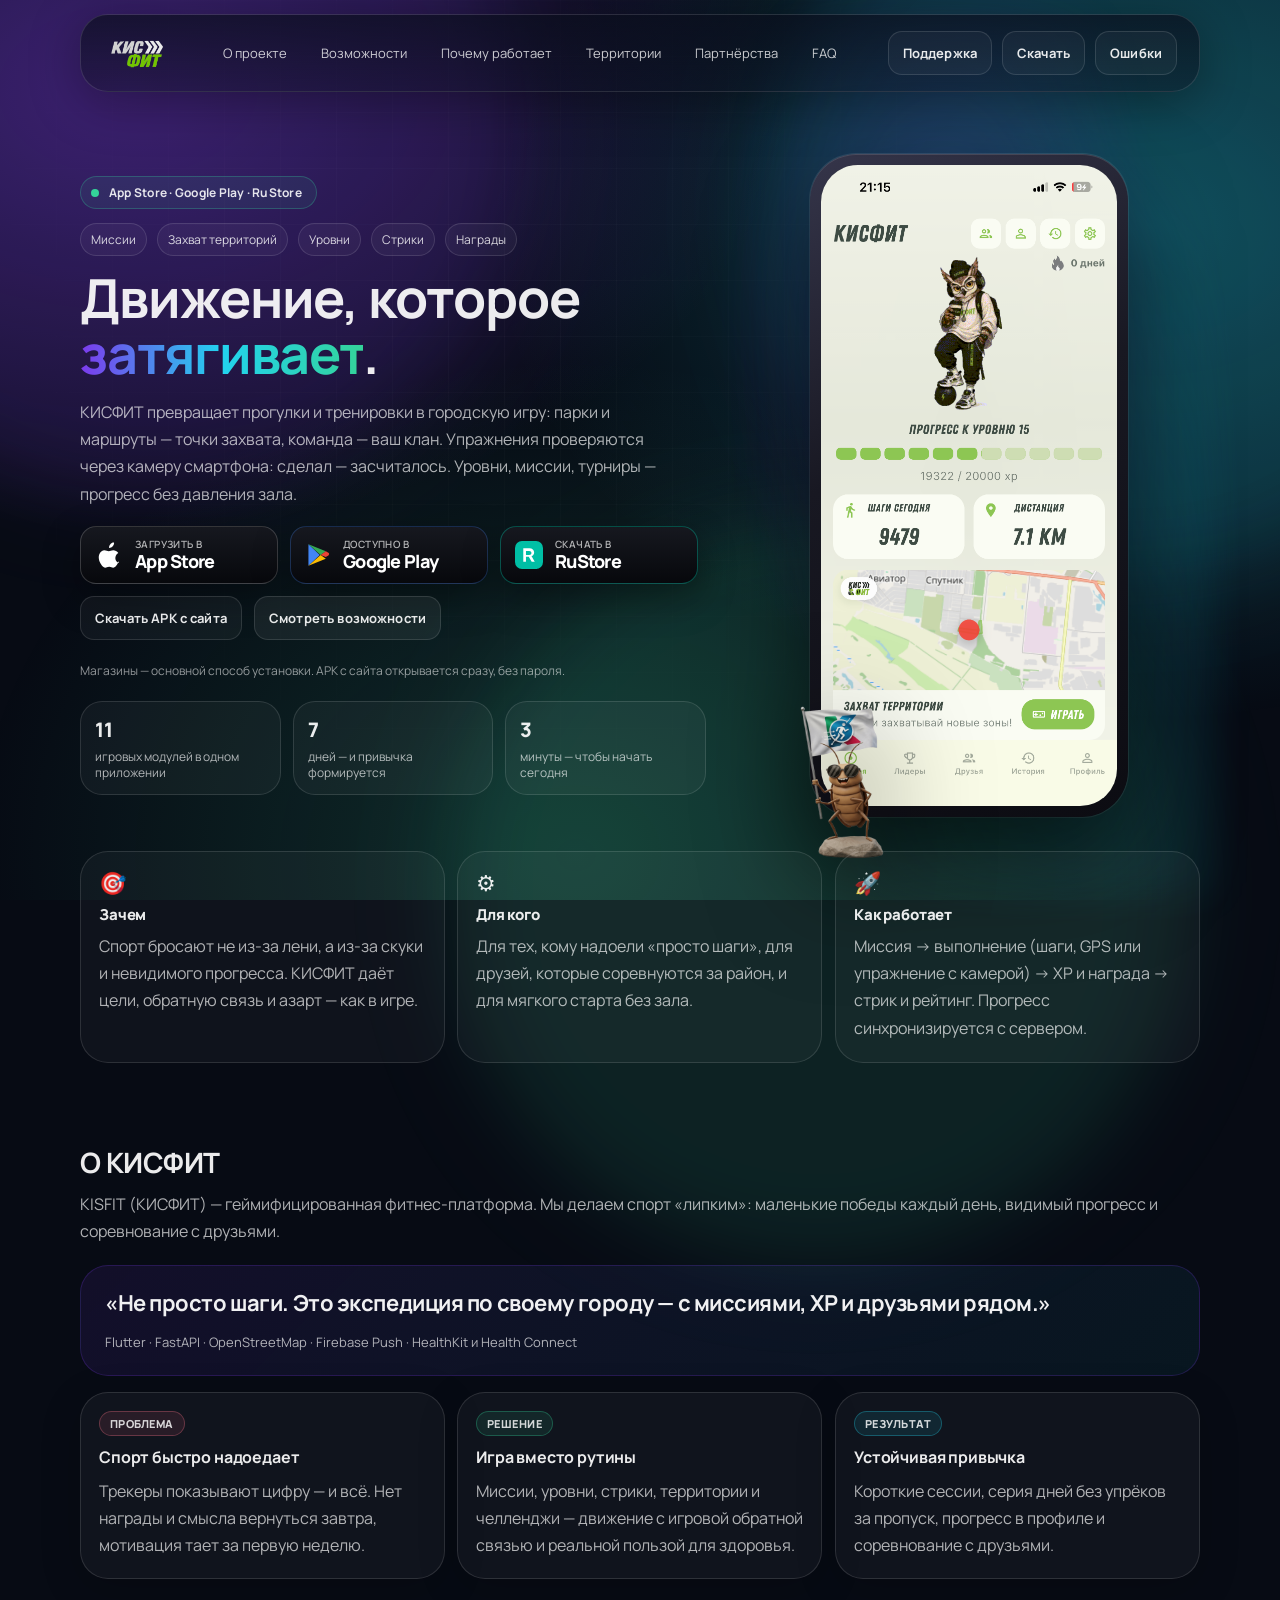
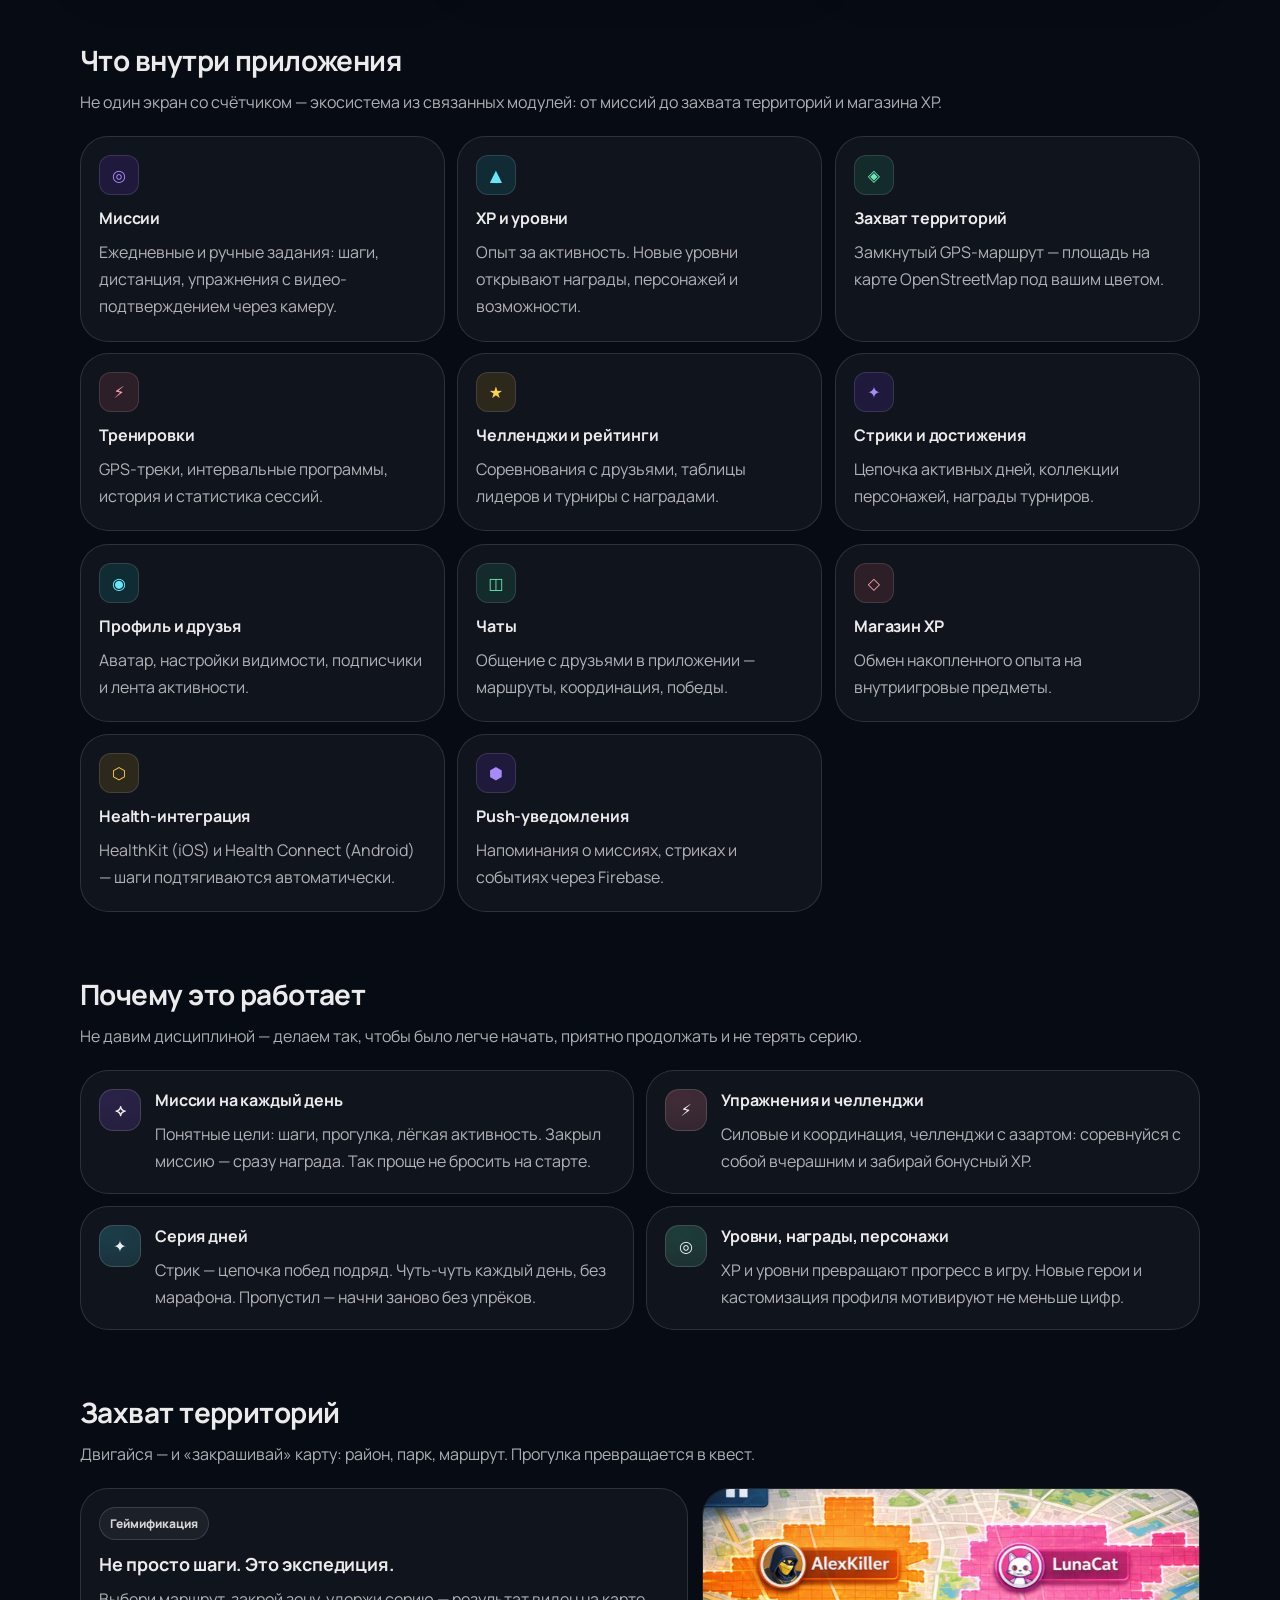
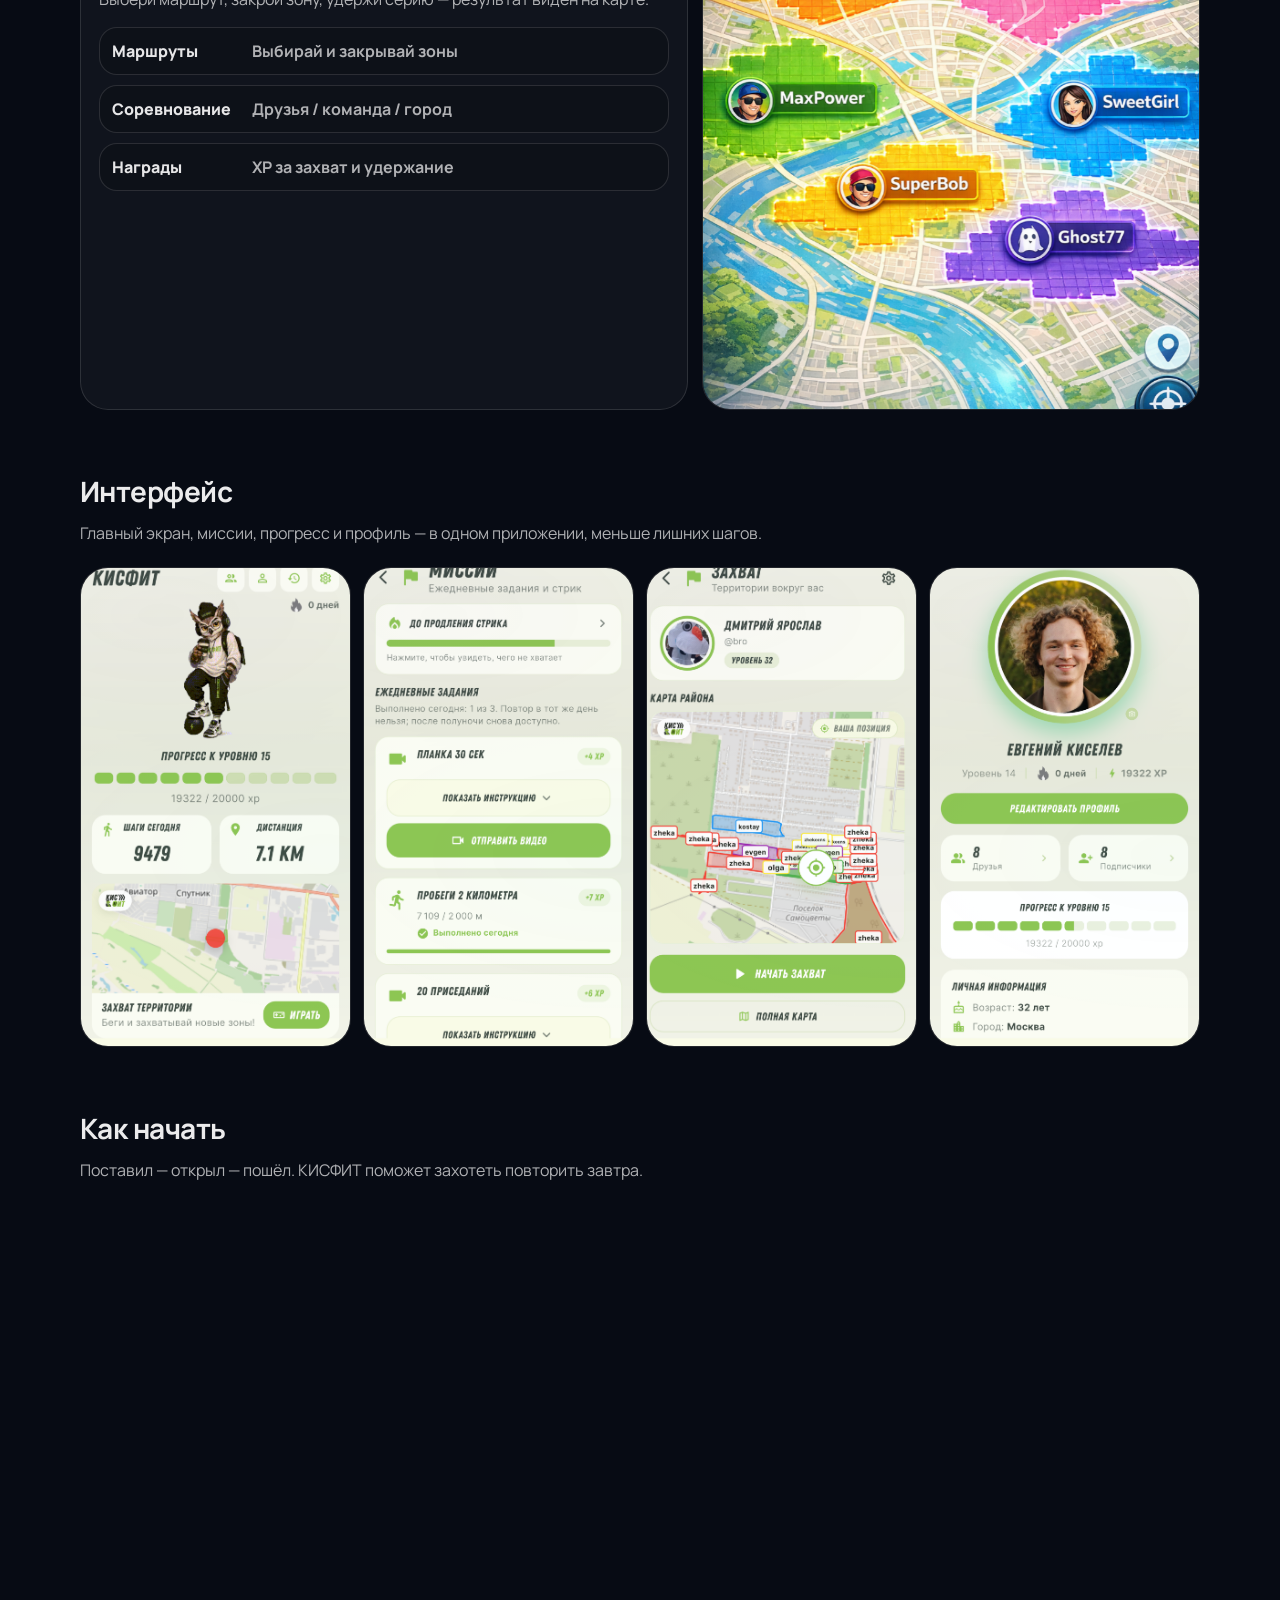
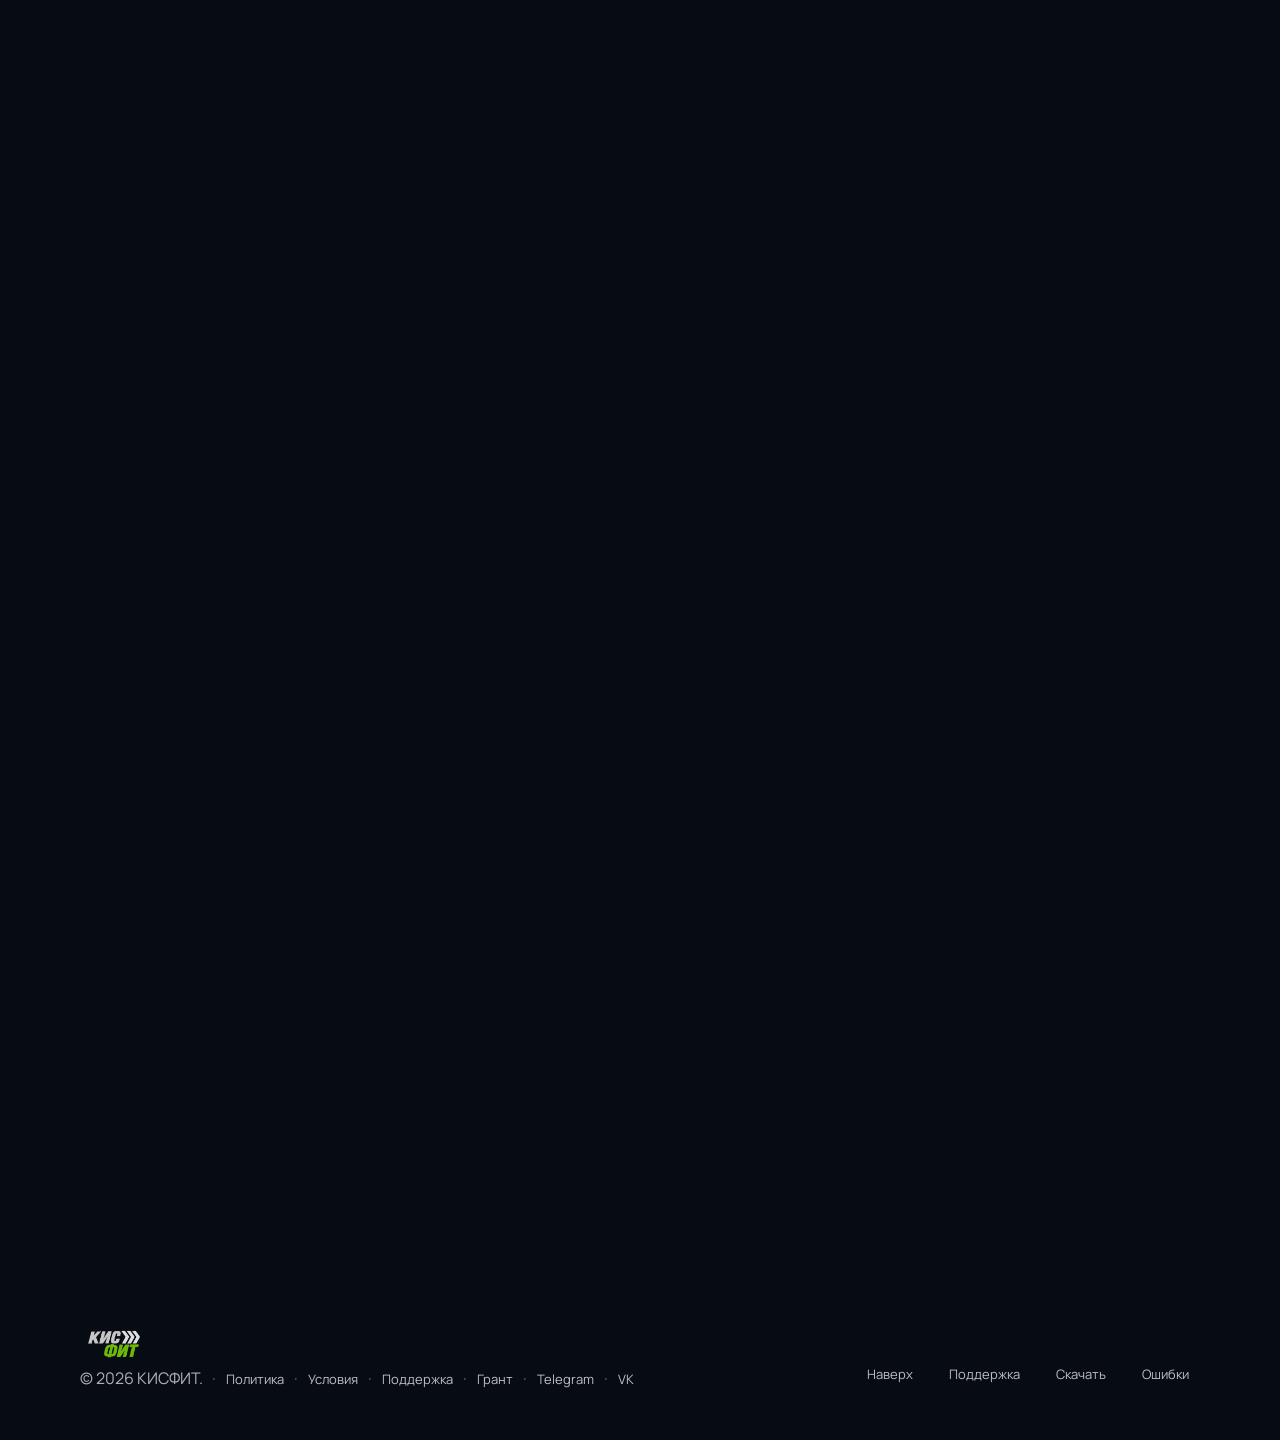
<file: index.html>
<!doctype html>
<html lang="ru">
  <head>
    <meta charset="UTF-8" />
    <meta name="viewport" content="width=device-width, initial-scale=1" />
    <meta name="theme-color" content="#0a0f1f" />
    <meta
      name="description"
      content="КИСФИТ — геймифицированное фитнес-приложение: миссии, XP, захват территорий, видео-проверка упражнений, челленджи с друзьями. Доступно в App Store, Google Play и RuStore."
    />
    <meta property="og:title" content="КИСФИТ — движение, которое затягивает" />
    <meta
      property="og:description"
      content="Превращаем прогулки и тренировки в городскую игру: миссии, уровни, территории, XP и соревнования с друзьями."
    />
    <meta property="og:type" content="website" />
    <meta property="og:url" content="https://kisfit.ru/" />
    <meta property="og:image" content="https://kisfit.ru/assets/hero-app-screen.png" />
    <title>КИСФИТ — фитнес, который играет с тобой</title>
    <link rel="icon" href="./assets/kisfit-logo-wordmark-dark.png" type="image/png" />
    <link rel="apple-touch-icon" href="./assets/kisfit-logo-wordmark-dark.png" />
    <link rel="preconnect" href="https://fonts.googleapis.com" />
    <link rel="preconnect" href="https://fonts.gstatic.com" crossorigin />
    <link
      href="https://fonts.googleapis.com/css2?family=Manrope:wght@400;600;700&display=swap"
      rel="stylesheet"
      media="print"
      onload="this.media='all'"
    />
    <noscript
      ><link
        rel="stylesheet"
        href="https://fonts.googleapis.com/css2?family=Manrope:wght@400;600;700&display=swap"
    /></noscript>
    <link rel="stylesheet" href="./styles.css" />
  </head>
  <body>
    <div class="bg" aria-hidden="true">
      <div class="bg__grid"></div>
      <div class="bg__glow bg__glow--a"></div>
      <div class="bg__glow bg__glow--b"></div>
      <div class="bg__glow bg__glow--c"></div>
      <div class="bg__noise"></div>
    </div>

    <header class="header">
      <a class="brand" href="#top" aria-label="КИСФИТ">
        <img
          class="brand__logo"
          src="./assets/kisfit-logo-wordmark-dark.png"
          alt="КИСФИТ"
          width="140"
          height="40"
        />
      </a>

      <nav class="nav" aria-label="Навигация">
        <a class="nav__link" href="#about">О проекте</a>
        <a class="nav__link" href="#platform">Возможности</a>
        <a class="nav__link" href="#features">Почему работает</a>
        <a class="nav__link" href="#territory">Территории</a>
        <a class="nav__link" href="./partners/">Партнёрства</a>
        <a class="nav__link" href="#faq">FAQ</a>
      </nav>

      <div class="header__actions">
        <a class="btn btn--ghost" href="./support.html">Поддержка</a>
        <a class="btn btn--ghost js-download-modal" href="#">Скачать</a>
        <a class="btn btn--ghost js-feedback-modal" href="#">Ошибки</a>
      </div>
    </header>

    <main id="top">
      <section class="hero">
        <div class="hero__inner container">
          <div class="hero__left">
            <div class="hero-badge reveal">
              <span class="hero-badge__pulse" aria-hidden="true"></span>
              App Store · Google Play · RuStore
            </div>

            <div class="kicker reveal">
              <span class="kicker__chip">Миссии</span>
              <span class="kicker__chip">Захват территорий</span>
              <span class="kicker__chip">Уровни</span>
              <span class="kicker__chip">Стрики</span>
              <span class="kicker__chip">Награды</span>
            </div>

            <h1 class="h1 reveal">
              Движение, которое
              <span class="h1__grad">затягивает</span>.
            </h1>

            <p class="lead reveal">
              КИСФИТ превращает прогулки и тренировки в городскую игру: парки и маршруты — точки захвата,
              команда — ваш клан. Упражнения проверяются через камеру смартфона: сделал — засчиталось.
              Уровни, миссии, турниры — прогресс без давления зала.
            </p>

            <div class="hero__cta reveal" id="download">
              <div class="store-badges" aria-label="Установить КИСФИТ">
                <a
                  class="store-badge store-badge--apple"
                  href="https://apps.apple.com/ru/app/%D0%BA%D0%B8%D1%81%D1%84%D0%B8%D1%82-%D1%81%D0%BF%D0%BE%D1%80%D1%82/id6783444953"
                  target="_blank"
                  rel="noopener noreferrer"
                >
                  <svg class="store-badge__icon" viewBox="0 0 24 24" aria-hidden="true">
                    <path
                      fill="currentColor"
                      d="M16.365 1.43c0 1.14-.437 2.202-1.164 3.033-.79.91-2.1 1.516-3.162 1.427-.14-1.117.407-2.284 1.14-3.14C14.01 1.7 15.492 1.08 16.365 1.43zm4.155 15.8c-.48 1.11-.705 1.605-1.32 2.59-.86 1.37-2.07 3.07-3.57 3.08-1.32.02-1.66-.86-3.46-.85-1.8.01-2.18.87-3.5.85-1.5-.01-2.64-1.55-3.5-2.92-1.77-2.78-2.63-6.41-1.27-9.08.96-1.88 2.47-2.97 4.16-2.97 1.55 0 2.53.86 3.82.86 1.25 0 2.01-.87 3.82-.87 1.53 0 3.15.83 4.3 2.26-3.77 2.07-3.16 7.46.52 8.55z"
                    />
                  </svg>
                  <span class="store-badge__texts">
                    <span class="store-badge__caption">Загрузить в</span>
                    <span class="store-badge__name">App Store</span>
                  </span>
                </a>
                <a
                  class="store-badge store-badge--google"
                  href="https://play.google.com/store/apps/details?id=com.fitzoo.app&amp;hl=ru"
                  target="_blank"
                  rel="noopener noreferrer"
                >
                  <svg class="store-badge__icon store-badge__icon--play" viewBox="0 0 24 24" aria-hidden="true">
                    <path fill="#4285F4" d="M3.2 2.1v19.8L13.6 12z" />
                    <path fill="#34A853" d="M3.2 2.1 14.4 12l4.8-3.5z" />
                    <path fill="#FBBC04" d="M3.2 21.9 14.4 12l4.8 3.5z" />
                    <path fill="#EA4335" d="M19.2 8.5 21.6 10c.9.52.9 1.9 0 2.42L19.2 13.9 14.4 12z" />
                  </svg>
                  <span class="store-badge__texts">
                    <span class="store-badge__caption">Доступно в</span>
                    <span class="store-badge__name">Google Play</span>
                  </span>
                </a>
                <a
                  class="store-badge store-badge--rustore"
                  href="https://www.rustore.ru/catalog/app/com.fitzoo.app"
                  target="_blank"
                  rel="noopener noreferrer"
                >
                  <svg class="store-badge__icon" viewBox="0 0 24 24" aria-hidden="true">
                    <rect width="24" height="24" rx="6" fill="#00BFA5" />
                    <path
                      fill="#fff"
                      d="M7.1 6.2h5.2c2.5 0 4.1 1.45 4.1 3.55 0 1.55-.85 2.7-2.25 3.2l2.75 4.85h-2.6l-2.5-4.4H9.4v4.4H7.1V6.2zm2.3 1.85V12h2.75c1.2 0 1.95-.65 1.95-1.7s-.75-1.7-1.95-1.7H9.4z"
                    />
                  </svg>
                  <span class="store-badge__texts">
                    <span class="store-badge__caption">Скачать в</span>
                    <span class="store-badge__name">RuStore</span>
                  </span>
                </a>
              </div>
              <a class="btn btn--ghost" href="./tester.html">Скачать APK с сайта</a>
              <a class="btn btn--glass" href="#platform">Смотреть возможности</a>
              <div class="note">
                Магазины — основной способ установки. APK с сайта открывается сразу, без пароля.
              </div>
            </div>

            <div class="stats reveal" role="list" aria-label="КИСФИТ в цифрах">
              <div class="stat" role="listitem">
                <div class="stat__num" data-count-to="11">0</div>
                <div class="stat__label">игровых модулей в одном приложении</div>
              </div>
              <div class="stat" role="listitem">
                <div class="stat__num" data-count-to="7">0</div>
                <div class="stat__label">дней — и привычка формируется</div>
              </div>
              <div class="stat" role="listitem">
                <div class="stat__num" data-count-to="3">0</div>
                <div class="stat__label">минуты — чтобы начать сегодня</div>
              </div>
            </div>
          </div>

          <div class="hero__right hero__right--visual reveal">
            <div class="hero-showcase">
              <div class="hero-showcase__glow" aria-hidden="true"></div>
              <div class="iphone">
                <div class="iphone__bezel">
                  <img
                    class="iphone__screen"
                    src="./assets/hero-app-screen.png"
                    alt="Интерфейс приложения КИСФИТ"
                    width="390"
                    height="844"
                    loading="eager"
                    decoding="async"
                  />
                </div>
              </div>
              <img
                class="hero-showcase__mascot"
                src="./assets/kisfit-mascot.png"
                alt=""
                width="280"
                height="280"
                loading="lazy"
                decoding="async"
              />
            </div>
          </div>
        </div>
      </section>

      <section class="value-strip" aria-label="Зачем нужен КИСФИТ">
        <div class="container value-strip__inner">
          <article class="value-card reveal">
            <div class="value-card__icon" aria-hidden="true">🎯</div>
            <h3 class="value-card__title">Зачем</h3>
            <p class="muted">
              Спорт бросают не из‑за лени, а из‑за скуки и невидимого прогресса. КИСФИТ даёт цели,
              обратную связь и азарт — как в игре.
            </p>
          </article>
          <article class="value-card reveal">
            <div class="value-card__icon" aria-hidden="true">⚙️</div>
            <h3 class="value-card__title">Для кого</h3>
            <p class="muted">
              Для тех, кому надоели «просто шаги», для друзей, которые соревнуются за район,
              и для мягкого старта без зала.
            </p>
          </article>
          <article class="value-card reveal">
            <div class="value-card__icon" aria-hidden="true">🚀</div>
            <h3 class="value-card__title">Как работает</h3>
            <p class="muted">
              Миссия → выполнение (шаги, GPS или упражнение с камерой) → XP и награда →
              стрик и рейтинг. Прогресс синхронизируется с сервером.
            </p>
          </article>
        </div>
      </section>

      <section class="section container" id="about">
        <div class="section__head">
          <h2 class="h2 reveal">О КИСФИТ</h2>
          <p class="muted reveal">
            KISFIT (КИСФИТ) — геймифицированная фитнес-платформа. Мы делаем спорт «липким»:
            маленькие победы каждый день, видимый прогресс и соревнование с друзьями.
          </p>
        </div>

        <div class="about-highlight reveal">
          <p class="about-highlight__quote">
            «Не просто шаги. Это экспедиция по своему городу — с миссиями, XP и друзьями рядом.»
          </p>
          <p class="muted about-highlight__meta">
            Flutter · FastAPI · OpenStreetMap · Firebase Push · HealthKit и Health Connect
          </p>
        </div>

        <div class="grid grid--3">
          <article class="panel reveal panel--accent">
            <div class="panel__tag">Проблема</div>
            <h3 class="h3">Спорт быстро надоедает</h3>
            <p class="muted">
              Трекеры показывают цифру — и всё. Нет награды и смысла вернуться завтра,
              мотивация тает за первую неделю.
            </p>
          </article>
          <article class="panel reveal panel--accent">
            <div class="panel__tag panel__tag--mint">Решение</div>
            <h3 class="h3">Игра вместо рутины</h3>
            <p class="muted">
              Миссии, уровни, стрики, территории и челленджи — движение с игровой обратной связью
              и реальной пользой для здоровья.
            </p>
          </article>
          <article class="panel reveal panel--accent">
            <div class="panel__tag panel__tag--cool">Результат</div>
            <h3 class="h3">Устойчивая привычка</h3>
            <p class="muted">
              Короткие сессии, серия дней без упрёков за пропуск, прогресс в профиле
              и соревнование с друзьями.
            </p>
          </article>
        </div>
      </section>

      <section class="section container" id="platform">
        <div class="section__head">
          <h2 class="h2 reveal">Что внутри приложения</h2>
          <p class="muted reveal">
            Не один экран со счётчиком — экосистема из связанных модулей: от миссий до захвата территорий и магазина XP.
          </p>
        </div>

        <div class="platform-grid">
          <article class="platform-card reveal">
            <div class="platform-card__icon platform-card__icon--purple" aria-hidden="true">◎</div>
            <h3 class="h3">Миссии</h3>
            <p class="muted">Ежедневные и ручные задания: шаги, дистанция, упражнения с видео-подтверждением через камеру.</p>
          </article>
          <article class="platform-card reveal">
            <div class="platform-card__icon platform-card__icon--cyan" aria-hidden="true">▲</div>
            <h3 class="h3">XP и уровни</h3>
            <p class="muted">Опыт за активность. Новые уровни открывают награды, персонажей и возможности.</p>
          </article>
          <article class="platform-card reveal">
            <div class="platform-card__icon platform-card__icon--mint" aria-hidden="true">◈</div>
            <h3 class="h3">Захват территорий</h3>
            <p class="muted">Замкнутый GPS-маршрут — площадь на карте OpenStreetMap под вашим цветом.</p>
          </article>
          <article class="platform-card reveal">
            <div class="platform-card__icon platform-card__icon--hot" aria-hidden="true">⚡</div>
            <h3 class="h3">Тренировки</h3>
            <p class="muted">GPS-треки, интервальные программы, история и статистика сессий.</p>
          </article>
          <article class="platform-card reveal">
            <div class="platform-card__icon platform-card__icon--gold" aria-hidden="true">★</div>
            <h3 class="h3">Челленджи и рейтинги</h3>
            <p class="muted">Соревнования с друзьями, таблицы лидеров и турниры с наградами.</p>
          </article>
          <article class="platform-card reveal">
            <div class="platform-card__icon platform-card__icon--purple" aria-hidden="true">✦</div>
            <h3 class="h3">Стрики и достижения</h3>
            <p class="muted">Цепочка активных дней, коллекции персонажей, награды турниров.</p>
          </article>
          <article class="platform-card reveal">
            <div class="platform-card__icon platform-card__icon--cyan" aria-hidden="true">◉</div>
            <h3 class="h3">Профиль и друзья</h3>
            <p class="muted">Аватар, настройки видимости, подписчики и лента активности.</p>
          </article>
          <article class="platform-card reveal">
            <div class="platform-card__icon platform-card__icon--mint" aria-hidden="true">◫</div>
            <h3 class="h3">Чаты</h3>
            <p class="muted">Общение с друзьями в приложении — маршруты, координация, победы.</p>
          </article>
          <article class="platform-card reveal">
            <div class="platform-card__icon platform-card__icon--hot" aria-hidden="true">◇</div>
            <h3 class="h3">Магазин XP</h3>
            <p class="muted">Обмен накопленного опыта на внутриигровые предметы.</p>
          </article>
          <article class="platform-card reveal">
            <div class="platform-card__icon platform-card__icon--gold" aria-hidden="true">⬡</div>
            <h3 class="h3">Health-интеграция</h3>
            <p class="muted">HealthKit (iOS) и Health Connect (Android) — шаги подтягиваются автоматически.</p>
          </article>
          <article class="platform-card reveal">
            <div class="platform-card__icon platform-card__icon--purple" aria-hidden="true">⬢</div>
            <h3 class="h3">Push-уведомления</h3>
            <p class="muted">Напоминания о миссиях, стриках и событиях через Firebase.</p>
          </article>
        </div>
      </section>

      <section class="section container" id="features">
        <div class="section__head">
          <h2 class="h2 reveal">Почему это работает</h2>
          <p class="muted reveal">
            Не давим дисциплиной — делаем так, чтобы было легче начать, приятно продолжать и не терять серию.
          </p>
        </div>

        <div class="grid grid--2">
          <article class="feature reveal">
            <div class="feature__icon" aria-hidden="true">⟡</div>
            <div>
              <h3 class="h3">Миссии на каждый день</h3>
              <p class="muted">
                Понятные цели: шаги, прогулка, лёгкая активность. Закрыл миссию — сразу награда.
                Так проще не бросить на старте.
              </p>
            </div>
          </article>
          <article class="feature reveal">
            <div class="feature__icon feature__icon--hot" aria-hidden="true">⚡</div>
            <div>
              <h3 class="h3">Упражнения и челленджи</h3>
              <p class="muted">
                Силовые и координация, челленджи с азартом: соревнуйся с собой вчерашним и забирай бонусный XP.
              </p>
            </div>
          </article>
          <article class="feature reveal">
            <div class="feature__icon feature__icon--cool" aria-hidden="true">✦</div>
            <div>
              <h3 class="h3">Серия дней</h3>
              <p class="muted">
                Стрик — цепочка побед подряд. Чуть‑чуть каждый день, без марафона. Пропустил — начни заново без упрёков.
              </p>
            </div>
          </article>
          <article class="feature reveal">
            <div class="feature__icon feature__icon--mint" aria-hidden="true">◎</div>
            <div>
              <h3 class="h3">Уровни, награды, персонажи</h3>
              <p class="muted">
                XP и уровни превращают прогресс в игру. Новые герои и кастомизация профиля мотивируют не меньше цифр.
              </p>
            </div>
          </article>
        </div>
      </section>

      <section class="section container" id="territory">
        <div class="section__head">
          <h2 class="h2 reveal">Захват территорий</h2>
          <p class="muted reveal">
            Двигайся — и «закрашивай» карту: район, парк, маршрут. Прогулка превращается в квест.
          </p>
        </div>

        <div class="territory">
          <div class="territory__copy reveal">
            <div class="territory__pill">Геймификация</div>
            <h3 class="h3 territory__title">Не просто шаги. Это экспедиция.</h3>
            <p class="muted">
              Выбери маршрут, закрой зону, удержи серию — результат виден на карте.
            </p>
            <div class="territory__list">
              <div class="titem">
                <div class="titem__k">Маршруты</div>
                <div class="titem__v">Выбирай и закрывай зоны</div>
              </div>
              <div class="titem">
                <div class="titem__k">Соревнование</div>
                <div class="titem__v">Друзья / команда / город</div>
              </div>
              <div class="titem">
                <div class="titem__k">Награды</div>
                <div class="titem__v">XP за захват и удержание</div>
              </div>
            </div>
          </div>

          <div class="territory__aside reveal">
            <div class="shot territory__shot shot--media" aria-label="Скриншот: территории">
              <img
                src="./assets/placeholder-territory.jpg"
                alt="Карта территорий в приложении КИСФИТ"
                loading="lazy"
                width="720"
                height="1280"
              />
            </div>
          </div>
        </div>
      </section>

      <section class="section container" id="screens">
        <div class="section__head">
          <h2 class="h2 reveal">Интерфейс</h2>
          <p class="muted reveal">
            Главный экран, миссии, прогресс и профиль — в одном приложении, меньше лишних шагов.
          </p>
        </div>

        <div class="shots">
          <div class="shot shot--media reveal">
            <img src="./assets/screen-01.jpg" alt="КИСФИТ: главный экран" loading="lazy" width="720" height="1280" />
          </div>
          <div class="shot shot--media reveal">
            <img src="./assets/screen-02.jpg" alt="КИСФИТ: миссии и задания" loading="lazy" width="720" height="1280" />
          </div>
          <div class="shot shot--media reveal">
            <img src="./assets/screen-03.jpg" alt="КИСФИТ: прогресс и активность" loading="lazy" width="720" height="1280" />
          </div>
          <div class="shot shot--media reveal">
            <img src="./assets/screen-04.jpg" alt="КИСФИТ: профиль и настройки" loading="lazy" width="720" height="1280" />
          </div>
        </div>
      </section>

      <section class="section container" id="how">
        <div class="section__head">
          <h2 class="h2 reveal">Как начать</h2>
          <p class="muted reveal">
            Поставил — открыл — пошёл. КИСФИТ поможет захотеть повторить завтра.
          </p>
        </div>

        <ol class="steps steps--extended">
          <li class="step reveal">
            <div class="step__num">01</div>
            <div class="step__body">
              <div class="step__title">Скачайте и войдите</div>
              <div class="muted">Установка за минуту. Разрешите геолокацию, активность и уведомления.</div>
            </div>
          </li>
          <li class="step reveal">
            <div class="step__num">02</div>
            <div class="step__body">
              <div class="step__title">Настройте профиль</div>
              <div class="muted">Имя, город, аватар. Подключите HealthKit или Health Connect для синхронизации шагов.</div>
            </div>
          </li>
          <li class="step reveal">
            <div class="step__num">03</div>
            <div class="step__body">
              <div class="step__title">Выполните первую миссию</div>
              <div class="muted">Прогулка, тренировка, челлендж или захват территории — XP начислится сразу.</div>
            </div>
          </li>
          <li class="step reveal">
            <div class="step__num">04</div>
            <div class="step__body">
              <div class="step__title">Добавьте друзей</div>
              <div class="muted">Рейтинги, вызовы, чаты — и не теряйте стрик активных дней.</div>
            </div>
          </li>
        </ol>
      </section>

      <section class="section container" id="community">
        <div class="section__head">
          <h2 class="h2 reveal">Сообщество и поддержка</h2>
          <p class="muted reveal">
            Подписывайтесь на каналы, задавайте вопросы и помогайте улучшать продукт.
          </p>
        </div>

        <div class="community-grid">
          <a class="community-card reveal" href="https://t.me/kisfit" target="_blank" rel="noopener noreferrer">
            <div class="community-card__icon community-card__icon--tg" aria-hidden="true">✈</div>
            <div>
              <h3 class="h3">Telegram @kisfit</h3>
              <p class="muted">Новости, обновления и связь с командой</p>
            </div>
            <span class="community-card__arrow" aria-hidden="true">→</span>
          </a>
          <a class="community-card reveal" href="https://vk.com/kisfit" target="_blank" rel="noopener noreferrer">
            <div class="community-card__icon community-card__icon--vk" aria-hidden="true">VK</div>
            <div>
              <h3 class="h3">ВКонтакте</h3>
              <p class="muted">Сообщество, анонсы и обратная связь</p>
            </div>
            <span class="community-card__arrow" aria-hidden="true">→</span>
          </a>
          <a class="community-card reveal" href="./support.html">
            <div class="community-card__icon community-card__icon--support" aria-hidden="true">?</div>
            <div>
              <h3 class="h3">Поддержка</h3>
              <p class="muted">Форма обратной связи со скриншотами</p>
            </div>
            <span class="community-card__arrow" aria-hidden="true">→</span>
          </a>
        </div>
      </section>

      <section class="section container" id="faq">
        <div class="section__head">
          <h2 class="h2 reveal">Вопросы и ответы</h2>
          <p class="muted reveal">
            Как устроен КИСФИТ, что нужно для старта и чего от приложения ожидать.
          </p>
        </div>

        <div class="faq">
          <details class="faq__item reveal">
            <summary>Как работает проверка упражнений?</summary>
            <p class="muted">
              В миссиях с упражнениями камера смартфона смотрит на движение и считает повторения:
              сделали подход — он засчитывается, отдельно ничего подтверждать не нужно.
              Видео нужно только для проверки выполнения и обрабатывается алгоритмами распознавания.
              Камера запрашивается в момент такой миссии, а не для обычных прогулок и шагов.
              Что именно сохраняется и зачем, написано в
              <a class="link link--inline" href="./privacy.html">политике конфиденциальности</a>.
            </p>
          </details>
          <details class="faq__item reveal">
            <summary>Что такое захват территорий?</summary>
            <p class="muted">
              Это режим, в котором прогулка становится маршрутом на карте. Вы идёте с включённым GPS
              и замыкаете контур — парк, двор или свой маршрут. На карте OpenStreetMap появляется
              полигон вашего цвета: территория под вашим контролем. За захват и удержание начисляется XP.
              За те же районы можно соревноваться с друзьями, командой и другими игроками в городе:
              кто закрыл зону, тот её удерживает.
            </p>
          </details>
          <details class="faq__item reveal">
            <summary>Какие данные собирает приложение?</summary>
            <p class="muted">
              Для профиля — имя, город, аватар и то, что вы сами заполните при регистрации.
              Для тренировок и захвата территорий — геолокация и маршрут на карте.
              Шаги и дистанция считаются в приложении и, если разрешите, подтягиваются из HealthKit
              на iPhone или Health Connect на Android. Камера и видео нужны только для упражнений
              и контента, который вы сами отправляете в миссиях и чатах. Мы не продаём эти данные
              и не отдаём их для рекламы третьих лиц. Полный перечень, сроки хранения и удаление
              аккаунта — в <a class="link link--inline" href="./privacy.html">политике конфиденциальности</a>.
            </p>
          </details>
          <details class="faq__item reveal">
            <summary>Кто разрабатывает КИСФИТ?</summary>
            <p class="muted">
              Приложение делает ИП Киселёв Евгений Витальевич (Evgeniy Kiselev).
              Это молодёжный проект: разработка, публикация в магазинах и сервер идут
              при поддержке Росмолодёжь.Гранты, грант выигран на форуме «Алтай. Территория развития».
              Продукт в активной разработке — миссии, территории, рейтинги и остальные модули обновляются.
              Вопрос или ошибку можно отправить через
              <a class="link link--inline" href="./support.html">форму поддержки</a>,
              в <a class="link link--inline" href="https://t.me/kisfit" target="_blank" rel="noopener noreferrer">Telegram</a>
              или на <a class="link link--inline" href="mailto:zhekap26@gmail.com">zhekap26@gmail.com</a>.
            </p>
          </details>
          <details class="faq__item reveal">
            <summary>На каких устройствах работает КИСФИТ?</summary>
            <p class="muted">
              На iPhone и Android. Основной способ установки — магазины:
              <a class="link link--inline" href="https://apps.apple.com/ru/app/%D0%BA%D0%B8%D1%81%D1%84%D0%B8%D1%82-%D1%81%D0%BF%D0%BE%D1%80%D1%82/id6783444953" target="_blank" rel="noopener noreferrer">App Store</a>,
              <a class="link link--inline" href="https://play.google.com/store/apps/details?id=com.fitzoo.app&amp;hl=ru" target="_blank" rel="noopener noreferrer">Google Play</a>
              и
              <a class="link link--inline" href="https://www.rustore.ru/catalog/app/com.fitzoo.app" target="_blank" rel="noopener noreferrer">RuStore</a>.
              На Android файл APK можно скачать
              <a class="link link--inline" href="./tester.html">прямо с сайта</a> — он открывается сразу, без пароля.
              После входа укажите имя, город и аватар и разрешите геолокацию, активность и уведомления:
              без них не посчитаются шаги, маршрут и напоминания о стрике.
            </p>
          </details>
          <details class="faq__item reveal">
            <summary>Это бесплатно?</summary>
            <p class="muted">
              Да. Миссии, тренировки, захват территорий, рейтинги, чаты и остальные базовые функции
              работают без подписки и без оплаты. Проект поддерживается грантом, поэтому обычное
              использование остаётся бесплатным. Если позже появятся отдельные платные опции,
              цена и состав будут показаны в приложении до покупки — ничего не спишется само.
            </p>
          </details>
          <details class="faq__item reveal">
            <summary>Нужен ли интернет?</summary>
            <p class="muted">
              Для входа, миссий, рейтингов, чатов и карты территорий — да: прогресс синхронизируется
              с сервером, а карта берёт тайлы OpenStreetMap по сети. Часть действий можно сделать
              без связи и отправить позже, когда интернет появится. Для живого маршрута и захвата
              территории нужны GPS и желательно улица: в помещении контур замыкается плохо.
              Шаги из HealthKit и Health Connect подтянутся при следующей синхронизации.
            </p>
          </details>
          <details class="faq__item reveal">
            <summary>Чем КИСФИТ отличается от трекера шагов?</summary>
            <p class="muted">
              Трекер показывает число и на этом заканчивается. В КИСФИТ та же активность закрывает
              миссию: шаги, дистанция, тренировка или упражнение с камеры сразу дают XP, уровень
              и награду. Стрик считает дни подряд, без упрёка за пропуск — серию можно начать заново.
              Друзья видны в рейтинге, челленджах и чатах, а прогулка может захватить район на карте.
              Смысл не в ещё одном счётчике, а в причине вернуться завтра.
            </p>
          </details>
          <details class="faq__item reveal">
            <summary>Где политика и условия?</summary>
            <p class="muted">
              В подвале сайта: <a class="link link--inline" href="./privacy.html">политика конфиденциальности</a>
              и <a class="link link--inline" href="./terms.html">пользовательское соглашение</a>.
              Их стоит прочитать до установки: приложение запрашивает геолокацию, камеру,
              уведомления и данные активности. Аккаунт и связанные с ним данные можно удалить
              на <a class="link link--inline" href="./delete-account.html">отдельной странице</a>.
              Если ответа здесь не хватило — напишите через
              <a class="link link--inline" href="./support.html">поддержку</a>.
            </p>
          </details>
        </div>
      </section>

      <section class="section container" id="grant">
        <a
          class="grant-support reveal"
          href="./grant.html"
        >
          <img
            class="grant-support__logo"
            src="./assets/rosmolodezh-grants.jpg"
            alt="Росмолодёжь.Гранты"
            width="220"
            height="220"
            loading="lazy"
          />
          <div>
            <p class="grant-support__kicker">При поддержке</p>
            <h2 class="h3" style="margin: 6px 0 8px">Проект реализуется при поддержке Росмолодёжь.Гранты</h2>
            <p class="muted" style="margin: 0">
              Грант выигран на форуме «Алтай. Территория развития». Открыть подробности →
            </p>
          </div>
        </a>
      </section>

      <footer class="footer container">
        <div class="footer__left">
          <div class="brand brand--footer">
            <img
              class="brand__logo"
              src="./assets/kisfit-logo-wordmark-dark.png"
              alt="КИСФИТ"
              width="140"
              height="40"
              loading="lazy"
            />
          </div>
          <div class="muted">
            © <span id="year"></span> КИСФИТ.
            <span class="sep">·</span>
            <a class="link link--inline" href="./privacy.html">Политика</a>
            <span class="sep">·</span>
            <a class="link link--inline" href="./terms.html">Условия</a>
            <span class="sep">·</span>
            <a class="link link--inline" href="./support.html">Поддержка</a>
            <span class="sep">·</span>
            <a class="link link--inline" href="./grant.html">Грант</a>
            <span class="sep">·</span>
            <a class="link link--inline" href="https://t.me/kisfit" target="_blank" rel="noopener noreferrer">Telegram</a>
            <span class="sep">·</span>
            <a class="link link--inline" href="https://vk.com/kisfit" target="_blank" rel="noopener noreferrer">VK</a>
          </div>
        </div>
        <div class="footer__right">
          <a class="link" href="#top">Наверх</a>
          <a class="link" href="./support.html">Поддержка</a>
          <a class="link js-download-modal" href="#">Скачать</a>
          <a class="link js-feedback-modal" href="#">Ошибки</a>
        </div>
      </footer>
    </main>

    <div
      id="download-modal"
      class="modal"
      aria-hidden="true"
      role="dialog"
      aria-labelledby="download-modal-title"
      aria-modal="true"
    >
      <div class="modal__backdrop js-download-modal-close" tabindex="-1" aria-hidden="true"></div>
      <div class="modal__dialog modal__dialog--download">
        <button type="button" class="modal__close js-download-modal-close" aria-label="Закрыть">
          <span aria-hidden="true">×</span>
        </button>

        <h2 id="download-modal-title" class="h3">Скачать приложение</h2>
        <p class="muted">
          Установите КИСФИТ из магазина — так проще и безопаснее. APK с сайта тоже доступен сразу, без пароля.
        </p>
        <div class="store-badges store-badges--modal" aria-label="Установить КИСФИТ">
          <a
            class="store-badge store-badge--apple"
            href="https://apps.apple.com/ru/app/%D0%BA%D0%B8%D1%81%D1%84%D0%B8%D1%82-%D1%81%D0%BF%D0%BE%D1%80%D1%82/id6783444953"
            target="_blank"
            rel="noopener noreferrer"
          >
            <svg class="store-badge__icon" viewBox="0 0 24 24" aria-hidden="true">
              <path
                fill="currentColor"
                d="M16.365 1.43c0 1.14-.437 2.202-1.164 3.033-.79.91-2.1 1.516-3.162 1.427-.14-1.117.407-2.284 1.14-3.14C14.01 1.7 15.492 1.08 16.365 1.43zm4.155 15.8c-.48 1.11-.705 1.605-1.32 2.59-.86 1.37-2.07 3.07-3.57 3.08-1.32.02-1.66-.86-3.46-.85-1.8.01-2.18.87-3.5.85-1.5-.01-2.64-1.55-3.5-2.92-1.77-2.78-2.63-6.41-1.27-9.08.96-1.88 2.47-2.97 4.16-2.97 1.55 0 2.53.86 3.82.86 1.25 0 2.01-.87 3.82-.87 1.53 0 3.15.83 4.3 2.26-3.77 2.07-3.16 7.46.52 8.55z"
              />
            </svg>
            <span class="store-badge__texts">
              <span class="store-badge__caption">Загрузить в</span>
              <span class="store-badge__name">App Store</span>
            </span>
          </a>
          <a
            class="store-badge store-badge--google"
            href="https://play.google.com/store/apps/details?id=com.fitzoo.app&amp;hl=ru"
            target="_blank"
            rel="noopener noreferrer"
          >
            <svg class="store-badge__icon store-badge__icon--play" viewBox="0 0 24 24" aria-hidden="true">
              <path fill="#4285F4" d="M3.2 2.1v19.8L13.6 12z" />
              <path fill="#34A853" d="M3.2 2.1 14.4 12l4.8-3.5z" />
              <path fill="#FBBC04" d="M3.2 21.9 14.4 12l4.8 3.5z" />
              <path fill="#EA4335" d="M19.2 8.5 21.6 10c.9.52.9 1.9 0 2.42L19.2 13.9 14.4 12z" />
            </svg>
            <span class="store-badge__texts">
              <span class="store-badge__caption">Доступно в</span>
              <span class="store-badge__name">Google Play</span>
            </span>
          </a>
          <a
            class="store-badge store-badge--rustore"
            href="https://www.rustore.ru/catalog/app/com.fitzoo.app"
            target="_blank"
            rel="noopener noreferrer"
          >
            <svg class="store-badge__icon" viewBox="0 0 24 24" aria-hidden="true">
              <rect width="24" height="24" rx="6" fill="#00BFA5" />
              <path
                fill="#fff"
                d="M7.1 6.2h5.2c2.5 0 4.1 1.45 4.1 3.55 0 1.55-.85 2.7-2.25 3.2l2.75 4.85h-2.6l-2.5-4.4H9.4v4.4H7.1V6.2zm2.3 1.85V12h2.75c1.2 0 1.95-.65 1.95-1.7s-.75-1.7-1.95-1.7H9.4z"
              />
            </svg>
            <span class="store-badge__texts">
              <span class="store-badge__caption">Скачать в</span>
              <span class="store-badge__name">RuStore</span>
            </span>
          </a>
        </div>
        <div class="modal__actions modal__actions--stack">
          <a class="btn btn--ghost" href="./tester.html">Скачать APK с сайта</a>
          <button type="button" class="btn btn--ghost js-download-modal-close">Закрыть</button>
        </div>
      </div>
    </div>

    <div
      id="feedback-modal"
      class="modal"
      aria-hidden="true"
      role="dialog"
      aria-labelledby="feedback-modal-title"
      aria-modal="true"
    >
      <div class="modal__backdrop js-feedback-modal-close" tabindex="-1" aria-hidden="true"></div>
      <div class="modal__dialog">
        <button type="button" class="modal__close js-feedback-modal-close" aria-label="Закрыть">
          <span aria-hidden="true">×</span>
        </button>
        <h2 id="feedback-modal-title" class="h3">Обратная связь</h2>
        <p class="muted">Сообщите об ошибке или проблеме. Можно прикрепить скриншоты.</p>
        <div class="modal__field">
          <label class="modal__label" for="feedback-description">Описание</label>
          <textarea class="form__textarea" id="feedback-description" maxlength="6000" placeholder="Что произошло?"></textarea>
        </div>
        <div class="modal__field">
          <label class="modal__label" for="feedback-steps">Шаги (необязательно)</label>
          <textarea
            class="form__textarea"
            id="feedback-steps"
            maxlength="6000"
            placeholder="Как повторить: 1) … 2) … 3) …"
          ></textarea>
        </div>
        <div class="modal__field">
          <label class="modal__label" for="feedback-contact">Контакт (необязательно)</label>
          <input class="form__input" id="feedback-contact" maxlength="200" placeholder="email или @telegram" />
        </div>
        <div class="modal__field">
          <label class="modal__label" for="feedback-screens">Скриншоты (до 6)</label>
          <input class="modal__file" id="feedback-screens" type="file" accept="image/*" multiple />
          <div class="modal__hint">PNG/JPG/WebP, до 5MB каждый.</div>
        </div>
        <p id="feedback-error" class="modal__error" role="alert" hidden></p>
        <p id="feedback-ok" class="muted" hidden></p>
        <div class="modal__actions modal__actions--stack">
          <button type="button" class="btn btn--primary" id="feedback-submit">
            <span class="btn__shine" aria-hidden="true"></span>
            Отправить
          </button>
          <button type="button" class="btn btn--ghost js-feedback-modal-close">Закрыть</button>
        </div>
      </div>
    </div>

    <script src="./script.js"></script>
  </body>
</html>
</file>
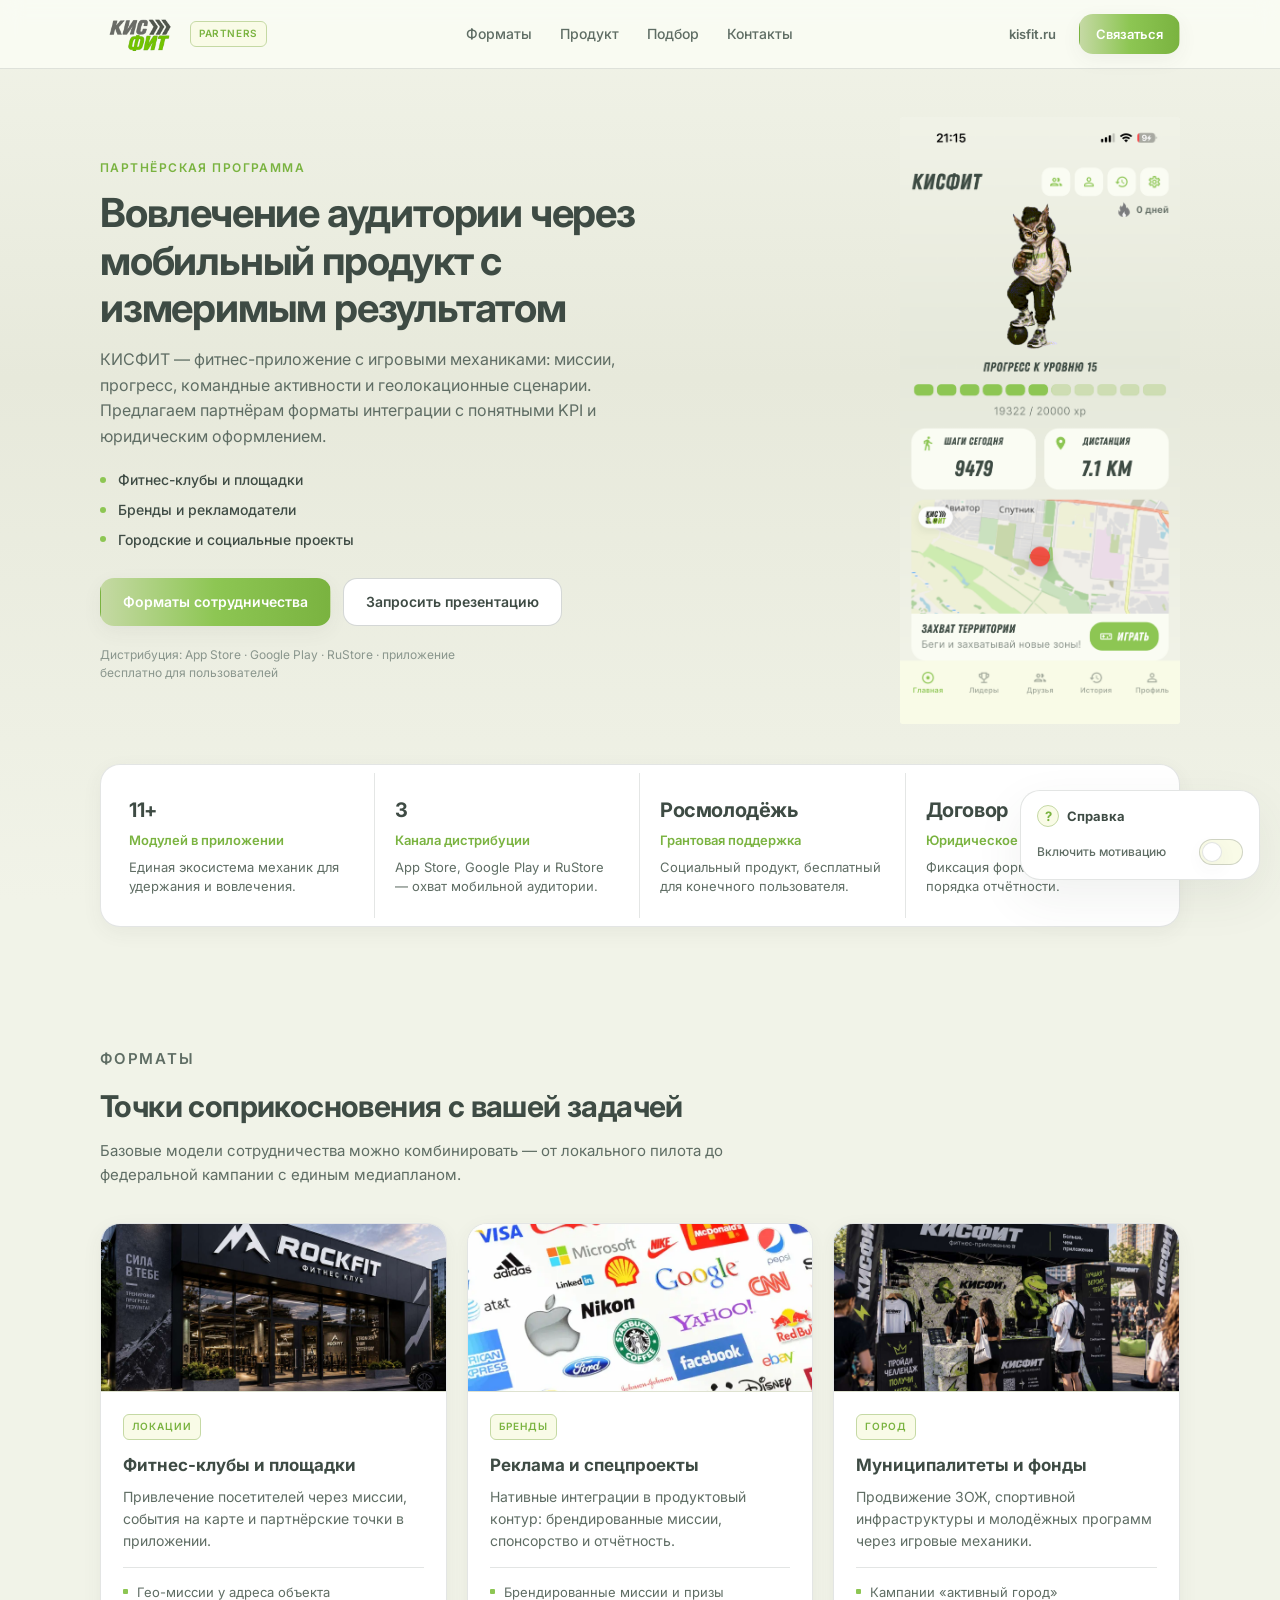
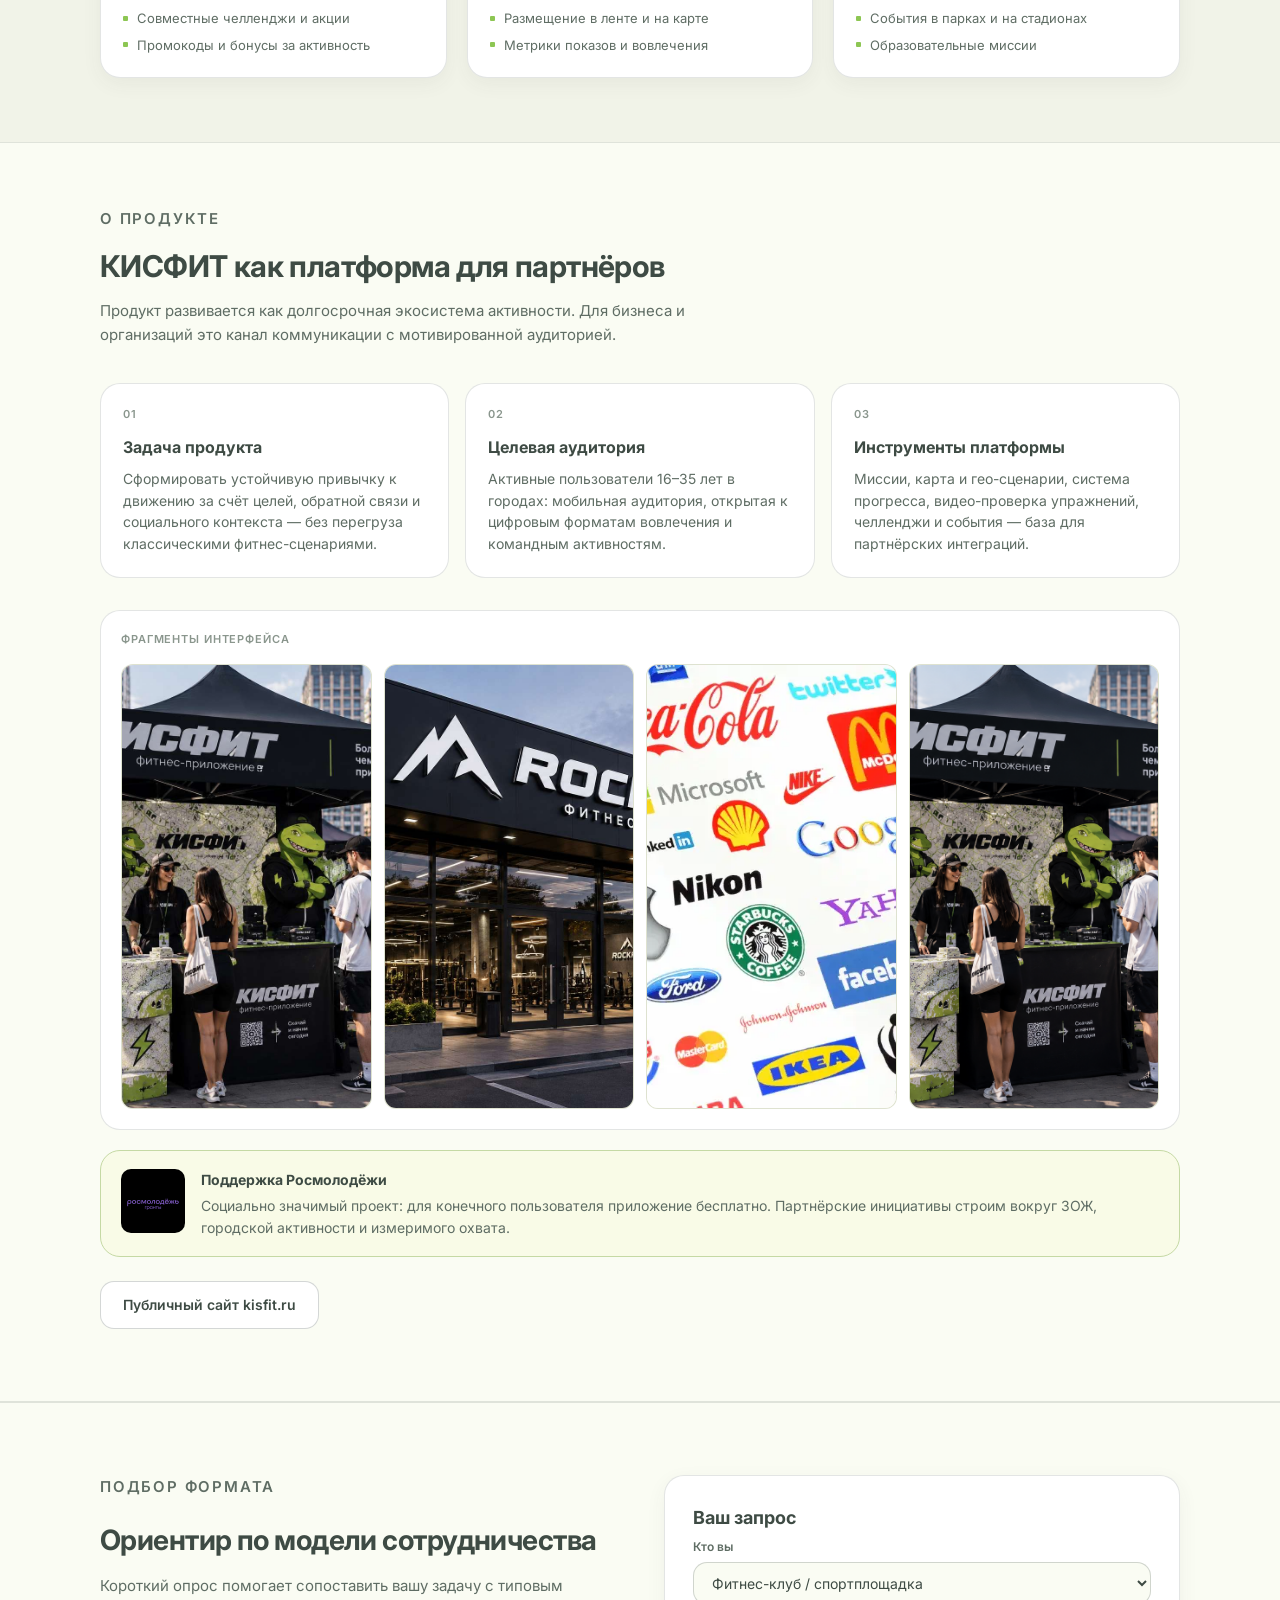
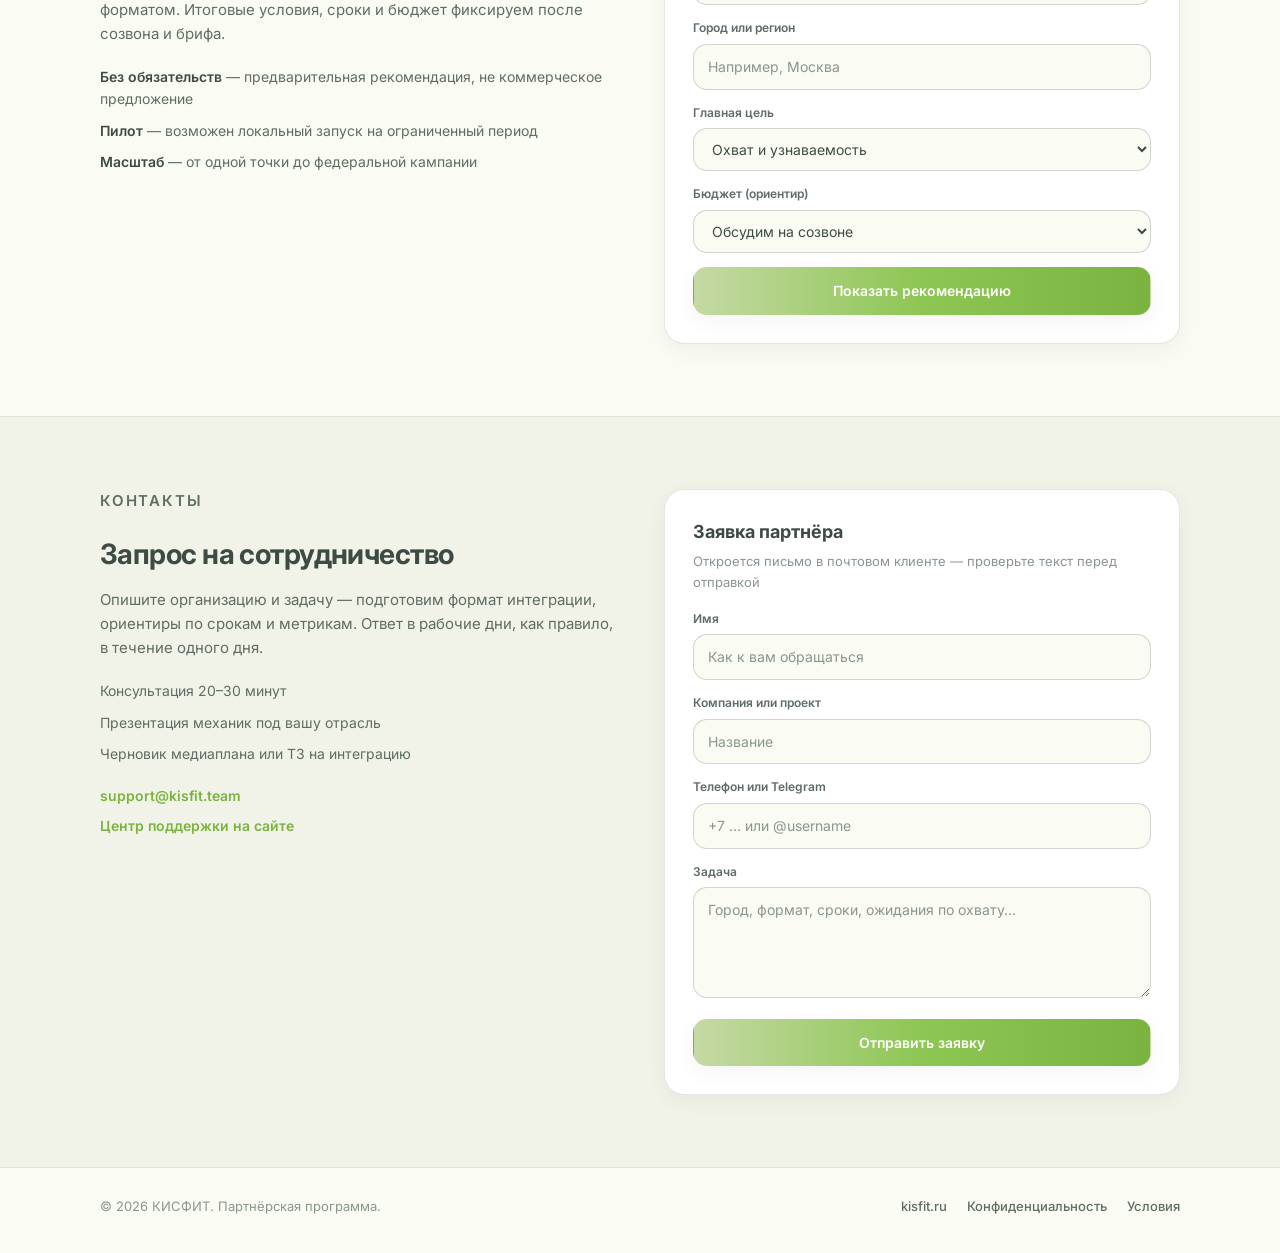
<file: partners/index.html>
<!doctype html>
<html lang="ru">
  <head>
    <meta charset="UTF-8" />
    <link rel="icon" href="./assets/kisfit-logo-wordmark.png" type="image/png" />
    <meta name="viewport" content="width=device-width, initial-scale=1.0" />
    <meta name="theme-color" content="#F1F3E8" />
    <meta
      name="description"
      content="КИСФИТ для партнёров — геймифицированное фитнес-приложение: реклама, события, интеграции для залов, брендов и городских проектов."
    />
    <title>КИСФИТ — партнёрская программа</title>
    <link rel="preconnect" href="https://fonts.googleapis.com" />
    <link rel="preconnect" href="https://fonts.gstatic.com" crossorigin />
    <link
      href="https://fonts.googleapis.com/css2?family=Inter:wght@400;500;600;700&display=swap"
      rel="stylesheet"
    />
    <script type="module" crossorigin src="/partners/assets/index-vk_CWwng.js"></script>
    <link rel="stylesheet" crossorigin href="/partners/assets/index-Uqow8qAA.css">
  </head>
  <body>
    <div id="root"></div>
  </body>
</html>
</file>
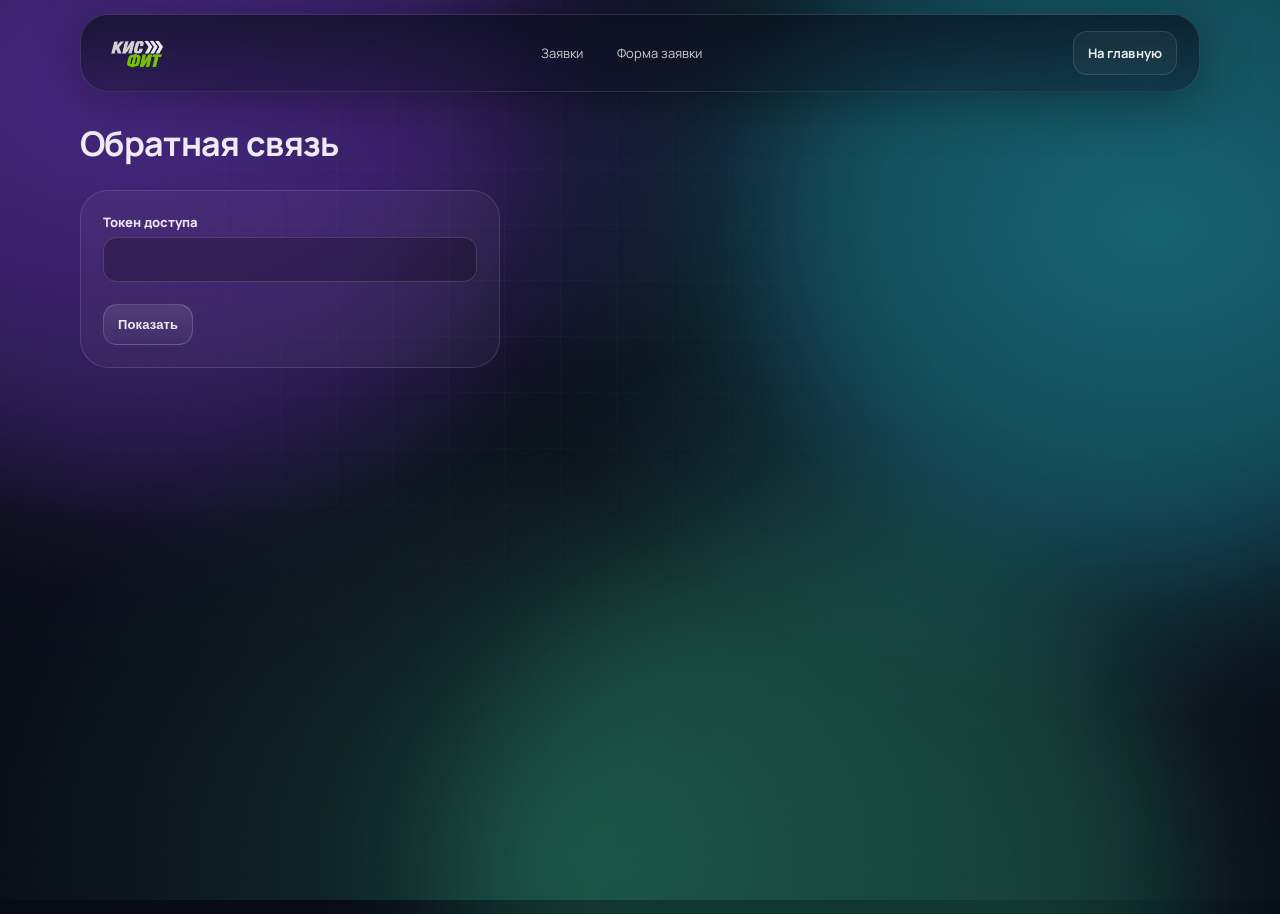
<file: admin-feedback.html>
<!doctype html>
<html lang="ru">
  <head>
    <meta charset="UTF-8" />
    <meta name="viewport" content="width=device-width, initial-scale=1" />
    <meta name="robots" content="noindex, nofollow" />
    <meta name="theme-color" content="#0a0f1f" />
    <title>КИСФИТ — Обратная связь</title>
    <link rel="icon" href="./assets/kisfit-logo-wordmark-dark.png" type="image/png" />
    <link rel="apple-touch-icon" href="./assets/kisfit-logo-wordmark-dark.png" />
    <link rel="preconnect" href="https://fonts.googleapis.com" />
    <link rel="preconnect" href="https://fonts.gstatic.com" crossorigin />
    <link
      href="https://fonts.googleapis.com/css2?family=Manrope:wght@300;400;600;700;800&display=swap"
      rel="stylesheet"
    />
    <link rel="stylesheet" href="./styles.css" />
    <style>
      .admin-wrap {
        max-width: 1200px;
        margin: 0 auto;
        padding: 28px 0 64px;
      }
      .admin-toolbar {
        display: flex;
        flex-wrap: wrap;
        gap: 12px;
        align-items: center;
        margin-bottom: 18px;
      }
      .admin-toolbar__grow {
        flex: 1 1 120px;
      }
      .admin-login {
        max-width: 420px;
      }
      .feedback-card {
        border: 1px solid rgba(255, 255, 255, 0.08);
        background: rgba(10, 15, 31, 0.55);
        border-radius: 16px;
        padding: 16px 16px;
        margin-bottom: 12px;
      }
      .feedback-head {
        display: flex;
        flex-wrap: wrap;
        gap: 10px;
        align-items: baseline;
        justify-content: space-between;
        margin-bottom: 10px;
      }
      .feedback-meta {
        color: rgba(255, 255, 255, 0.55);
        font-size: 12px;
      }
      .feedback-body {
        display: grid;
        gap: 10px;
        color: rgba(255, 255, 255, 0.8);
        font-size: 14px;
        line-height: 1.55;
      }
      .feedback-pre {
        white-space: pre-wrap;
        word-break: break-word;
        margin: 0;
      }
      .feedback-actions {
        display: flex;
        flex-wrap: wrap;
        gap: 10px;
        margin-top: 12px;
      }
    </style>
  </head>
  <body>
    <div class="bg" aria-hidden="true">
      <div class="bg__grid"></div>
      <div class="bg__glow bg__glow--a"></div>
      <div class="bg__glow bg__glow--b"></div>
      <div class="bg__glow bg__glow--c"></div>
      <div class="bg__noise"></div>
    </div>

    <header class="header">
      <a class="brand" href="./index.html#top" aria-label="КИСФИТ">
        <img class="brand__logo" src="./assets/kisfit-logo-wordmark-dark.png" alt="КИСФИТ" width="140" height="40" />
      </a>
      <nav class="nav" aria-label="Навигация">
        <a class="nav__link" href="./kisfit-panel.html">Заявки</a>
        <a class="nav__link" href="./beta.html">Форма заявки</a>
      </nav>
      <div class="header__actions">
        <a class="btn btn--ghost" href="./index.html">На главную</a>
      </div>
    </header>

    <main class="container admin-wrap">
      <div class="section__head" style="margin-bottom: 24px">
        <h1 class="h2" style="font-size: clamp(24px, 3.5vw, 34px); margin: 0; letter-spacing: -0.02em">
          Обратная связь
        </h1>
      </div>

      <section id="admin-login" class="form-card admin-login">
        <div class="form__field">
          <label class="form__label" for="admin-token">Токен доступа</label>
          <input class="form__input" id="admin-token" type="password" autocomplete="current-password" />
        </div>
        <div class="form__actions">
          <button type="button" class="btn btn--primary" id="admin-login-btn">
            <span class="btn__shine" aria-hidden="true"></span>
            Показать
          </button>
        </div>
        <div id="admin-login-error" class="form__error" style="display: none; margin-top: 12px" role="alert"></div>
      </section>

      <section id="admin-panel" hidden>
        <div class="admin-toolbar">
          <button type="button" class="btn btn--primary" id="admin-refresh">
            <span class="btn__shine" aria-hidden="true"></span>
            Обновить
          </button>
          <span class="admin-toolbar__grow"></span>
          <button type="button" class="btn btn--ghost" id="admin-logout">Выйти</button>
        </div>
        <p id="admin-status" class="muted" style="margin: 0 0 14px; min-height: 1.25em"></p>
        <div id="feedback-list"></div>
      </section>
    </main>

    <script src="./admin-feedback.js"></script>
  </body>
</html>
</file>
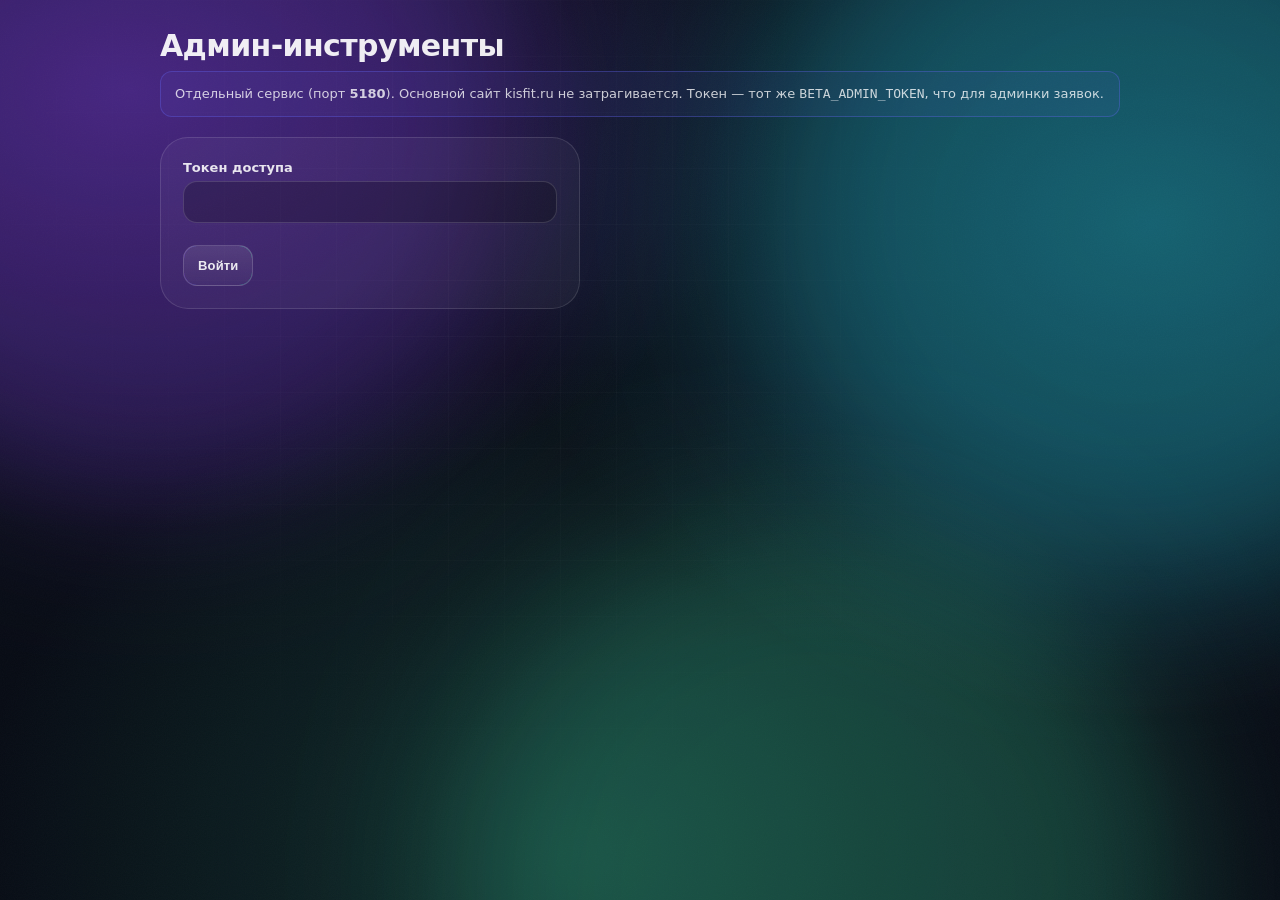
<file: admin-tools.html>
<!doctype html>
<html lang="ru">
  <head>
    <meta charset="UTF-8" />
    <meta name="viewport" content="width=device-width, initial-scale=1" />
    <meta name="robots" content="noindex, nofollow" />
    <title>КИСФИТ — Бан и баннер (отдельный сервис)</title>
    <link rel="stylesheet" href="./styles.css" />
    <style>
      .admin-wrap {
        max-width: 960px;
        margin: 0 auto;
        padding: 28px 0 64px;
      }
      .admin-standalone-note {
        margin: 0 0 20px;
        padding: 12px 14px;
        border-radius: 12px;
        border: 1px solid rgba(99, 102, 241, 0.35);
        background: rgba(99, 102, 241, 0.08);
        font-size: 13px;
        line-height: 1.5;
        color: rgba(255, 255, 255, 0.78);
      }
      .admin-view-head {
        display: flex;
        flex-wrap: wrap;
        gap: 12px;
        align-items: center;
        margin-bottom: 22px;
      }
      .admin-view-head__grow {
        flex: 1 1 120px;
      }
      .admin-view-head h2 {
        margin: 0;
        font-size: clamp(20px, 3vw, 26px);
      }
      .admin-menu-grid {
        display: grid;
        grid-template-columns: repeat(auto-fill, minmax(220px, 1fr));
        gap: 16px;
      }
      .admin-menu-card {
        display: flex;
        flex-direction: column;
        gap: 10px;
        padding: 20px 18px;
        border-radius: 16px;
        border: 1px solid rgba(255, 255, 255, 0.1);
        background: rgba(10, 15, 31, 0.55);
        color: inherit;
        text-align: left;
        cursor: pointer;
        font: inherit;
        width: 100%;
      }
      .admin-menu-card:hover {
        border-color: rgba(99, 102, 241, 0.55);
        background: rgba(20, 28, 52, 0.75);
      }
      .admin-menu-card__title {
        font-size: 17px;
        font-weight: 700;
      }
      .admin-menu-card__desc {
        font-size: 13px;
        color: rgba(255, 255, 255, 0.58);
        margin: 0;
      }
      .admin-login {
        max-width: 420px;
      }
      .btn--danger-outline {
        border: 1px solid rgba(251, 113, 133, 0.45);
        background: transparent;
        color: rgba(255, 212, 220, 0.95);
      }
      .admin-toggle-row label {
        display: inline-flex;
        align-items: center;
        gap: 10px;
        cursor: pointer;
      }
      .admin-user-list {
        display: flex;
        flex-direction: column;
        gap: 10px;
        margin-top: 14px;
      }
      .admin-user-item {
        display: flex;
        flex-wrap: wrap;
        gap: 12px;
        align-items: center;
        justify-content: space-between;
        padding: 12px 14px;
        border-radius: 12px;
        border: 1px solid rgba(255, 255, 255, 0.08);
        background: rgba(8, 12, 24, 0.6);
      }
      .admin-user-item__meta {
        font-size: 13px;
        color: rgba(255, 255, 255, 0.55);
        margin-top: 4px;
      }
      .admin-ban-pill {
        display: inline-block;
        padding: 2px 8px;
        border-radius: 999px;
        font-size: 11px;
        border: 1px solid rgba(255, 255, 255, 0.12);
        margin-left: 6px;
      }
      .admin-section-gap {
        margin-bottom: 22px;
      }
      .admin-user-item__title {
        font-weight: 600;
        font-size: 15px;
      }
    </style>
  </head>
  <body>
    <div class="bg" aria-hidden="true">
      <div class="bg__grid"></div>
      <div class="bg__glow bg__glow--a"></div>
      <div class="bg__glow bg__glow--b"></div>
      <div class="bg__glow bg__glow--c"></div>
      <div class="bg__noise"></div>
    </div>

    <main class="container admin-wrap">
      <h1 class="h2" style="margin: 0 0 8px; font-size: clamp(22px, 3vw, 30px)">Админ-инструменты</h1>
      <p class="admin-standalone-note">
        Отдельный сервис (порт <strong>5180</strong>). Основной сайт kisfit.ru не затрагивается.
        Токен — тот же <code>BETA_ADMIN_TOKEN</code>, что для админки заявок.
      </p>

      <section id="admin-login" class="form-card admin-login">
        <div class="form__field">
          <label class="form__label" for="admin-token">Токен доступа</label>
          <input class="form__input" id="admin-token" type="password" autocomplete="current-password" />
        </div>
        <div class="form__actions">
          <button type="button" class="btn btn--primary" id="admin-login-btn">Войти</button>
        </div>
        <div id="admin-login-error" class="form__error" style="display: none; margin-top: 12px" role="alert"></div>
      </section>

      <section id="admin-panel" hidden>
        <div id="admin-view-menu">
          <div class="admin-view-head">
            <h2>Разделы</h2>
            <span class="admin-view-head__grow"></span>
            <button type="button" class="btn btn--ghost" id="admin-logout">Выйти</button>
          </div>
          <nav class="admin-menu-grid">
            <button type="button" class="admin-menu-card" data-nav="banner">
              <span class="admin-menu-card__title">Баннер обновления</span>
              <p class="admin-menu-card__desc">Полоска в приложении с просьбой обновиться.</p>
            </button>
            <button type="button" class="admin-menu-card" data-nav="ban">
              <span class="admin-menu-card__title">Блокировка</span>
              <p class="admin-menu-card__desc">Бан и блок-лист через FastAPI.</p>
            </button>
            <button type="button" class="admin-menu-card" data-nav="passwords">
              <span class="admin-menu-card__title">Пароли тестировщиков</span>
              <p class="admin-menu-card__desc">Служебные пароли. Публичное скачивание APK пароля не требует.</p>
            </button>
          </nav>
        </div>

        <div id="admin-view-passwords" hidden>
          <div class="admin-view-head">
            <button type="button" class="btn btn--ghost" data-nav="menu">← Назад</button>
            <h2>Пароли тестировщиков</h2>
          </div>
          <p class="muted admin-section-gap" style="font-size: 13px; max-width: 720px">
            Пароли хранятся в <code>server/data/tester_passwords.json</code> (хэш, не открытый текст).
            На сайте kisfit.ru вход заработает, если Node на порту 5173 умеет читать этот файл (новая версия
            <code>server.mjs</code>) или задан <code>SITE_DOWNLOAD_PASSWORD</code> в <code>.env</code>.
          </p>
          <div class="form-card admin-section-gap">
            <div class="form__field">
              <label class="form__label" for="admin-pwd-label">Подпись (необязательно)</label>
              <input
                class="form__input"
                id="admin-pwd-label"
                type="text"
                maxlength="120"
                placeholder="Например: Группа QA"
              />
            </div>
            <div class="form__field">
              <label class="form__label" for="admin-pwd-value">Новый пароль</label>
              <input
                class="form__input"
                id="admin-pwd-value"
                type="password"
                maxlength="256"
                autocomplete="new-password"
              />
            </div>
            <button type="button" class="btn btn--primary" id="admin-pwd-add">Добавить пароль</button>
            <div id="admin-pwd-msg" class="form__success" hidden></div>
            <div id="admin-pwd-error" class="form__error" style="display: none; margin-top: 12px" role="alert"></div>
          </div>
          <div class="form-card">
            <h3 class="h3" style="margin: 0 0 12px; font-size: 16px">Активные пароли</h3>
            <div id="admin-pwd-list" class="admin-user-list"></div>
          </div>
        </div>

        <div id="admin-view-banner" hidden>
          <div class="admin-view-head">
            <button type="button" class="btn btn--ghost" data-nav="menu">← Назад</button>
            <h2>Баннер обновления</h2>
          </div>
          <div class="form-card">
            <div class="admin-toggle-row">
              <label><input type="checkbox" id="admin-banner-enabled" /> Баннер включён</label>
            </div>
            <p class="muted" style="margin: 0 0 16px; font-size: 13px">
              Галочка сама по себе не сохраняется — обязательно нажмите <strong>Сохранить</strong> внизу.
            </p>
            <div class="form__field">
              <label class="form__label" for="admin-banner-min-version">Минимальная версия</label>
              <input class="form__input" id="admin-banner-min-version" type="text" placeholder="1.3.0" maxlength="32" />
            </div>
            <div class="form__field">
              <label class="form__label" for="admin-banner-message">Текст</label>
              <textarea class="form__textarea" id="admin-banner-message" maxlength="500" rows="3"></textarea>
            </div>
            <div class="form__field">
              <label class="form__label" for="admin-banner-install-url">Ссылка на установку</label>
              <input class="form__input" id="admin-banner-install-url" type="url" placeholder="https://kisfit.ru/tester.html" />
            </div>
            <div id="admin-banner-msg" class="form__success" hidden></div>
            <div id="admin-banner-error" class="form__error" style="display: none; margin-top: 12px" role="alert"></div>
            <div class="form__actions" style="margin-top: 16px">
              <button type="button" class="btn btn--primary" id="admin-banner-save">Сохранить</button>
            </div>
          </div>
        </div>

        <div id="admin-view-ban" hidden>
          <div class="admin-view-head">
            <button type="button" class="btn btn--ghost" data-nav="menu">← Назад</button>
            <h2>Блокировка</h2>
            <span class="admin-view-head__grow"></span>
            <button type="button" class="btn btn--ghost" id="admin-ban-refresh">Обновить</button>
          </div>
          <div class="form-card admin-section-gap">
            <div class="form__field">
              <label class="form__label" for="admin-ban-search">Поиск</label>
              <input class="form__input" id="admin-ban-search" type="text" placeholder="email, login, telegram_id" />
            </div>
            <button type="button" class="btn btn--primary" id="admin-ban-search-btn">Найти</button>
            <p id="admin-ban-search-status" class="muted" style="margin: 12px 0 0; font-size: 13px"></p>
            <div id="admin-ban-users" class="admin-user-list"></div>
          </div>
          <div class="form-card admin-section-gap">
            <div class="form__field">
              <label class="form__label" for="admin-ban-reason">Причина</label>
              <textarea class="form__textarea" id="admin-ban-reason" rows="2" maxlength="500"></textarea>
            </div>
            <div class="form__field">
              <label class="form__label" for="admin-ban-email">Email</label>
              <input class="form__input" id="admin-ban-email" type="email" />
            </div>
            <div class="form__field">
              <label class="form__label" for="admin-ban-login">Login</label>
              <input class="form__input" id="admin-ban-login" type="text" />
            </div>
            <div class="form__field">
              <label class="form__label" for="admin-ban-tgid">Telegram ID</label>
              <input class="form__input" id="admin-ban-tgid" type="text" inputmode="numeric" />
            </div>
            <button type="button" class="btn btn--primary btn--danger-outline" id="admin-ban-submit">Забанить</button>
            <div id="admin-ban-msg" class="form__success" hidden></div>
            <div id="admin-ban-error" class="form__error" style="display: none; margin-top: 12px" role="alert"></div>
          </div>
          <div class="form-card">
            <h3 class="h3" style="margin: 0 0 12px; font-size: 16px">Блок-лист</h3>
            <div id="admin-ban-list" class="admin-user-list"></div>
          </div>
        </div>
      </section>
    </main>

    <script src="./admin-tools.js"></script>
  </body>
</html>
</file>
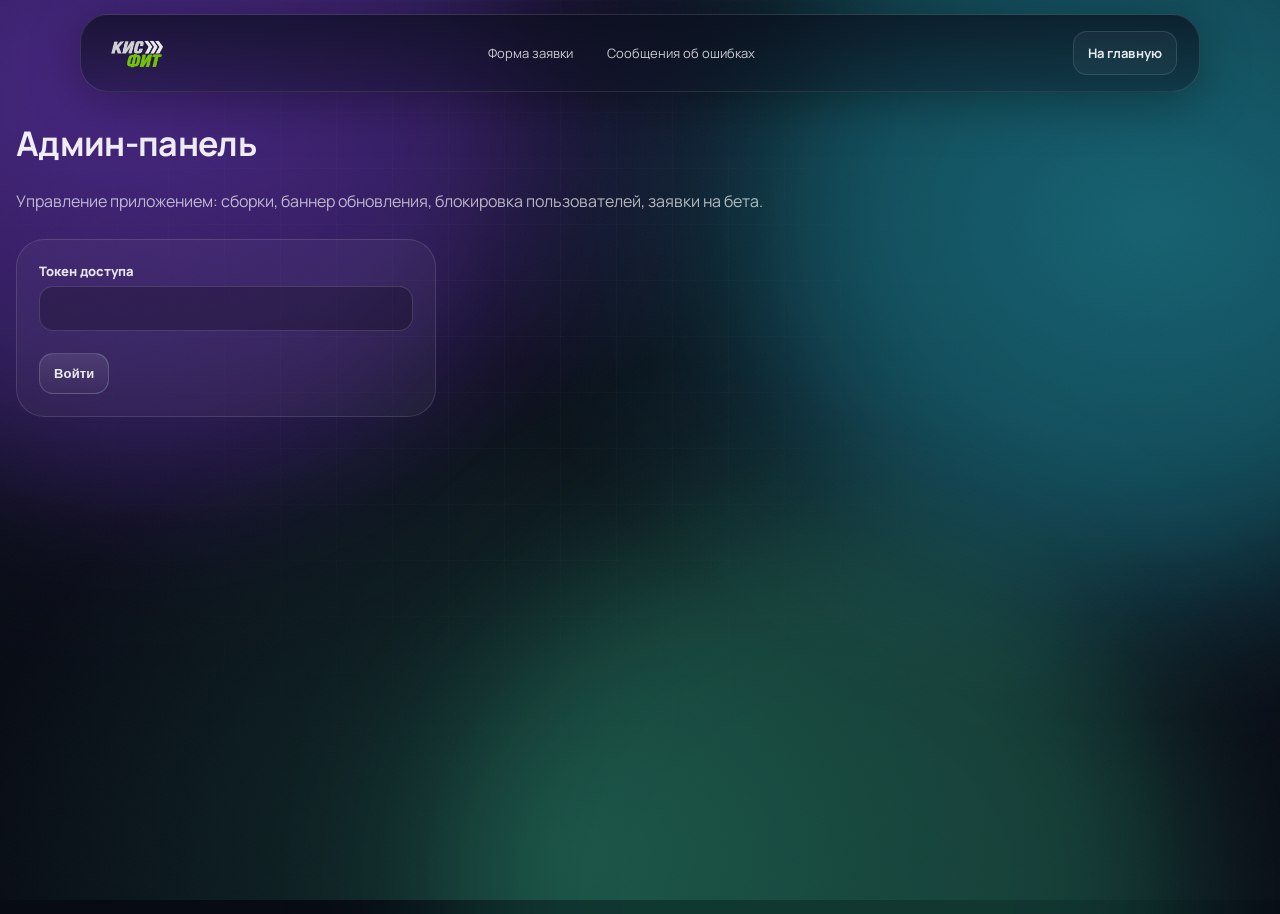
<file: admin.html>
<!doctype html>
<html lang="ru">
  <head>
    <meta charset="UTF-8" />
    <meta http-equiv="refresh" content="0; url=./kisfit-panel.html" />
    <title>Перенаправление…</title>
    <script>
      location.replace("./kisfit-panel.html");
    </script>
  </head>
  <body>
    <p><a href="./kisfit-panel.html">Панель перенесена сюда</a>.</p>
  </body>
</html>
</file>
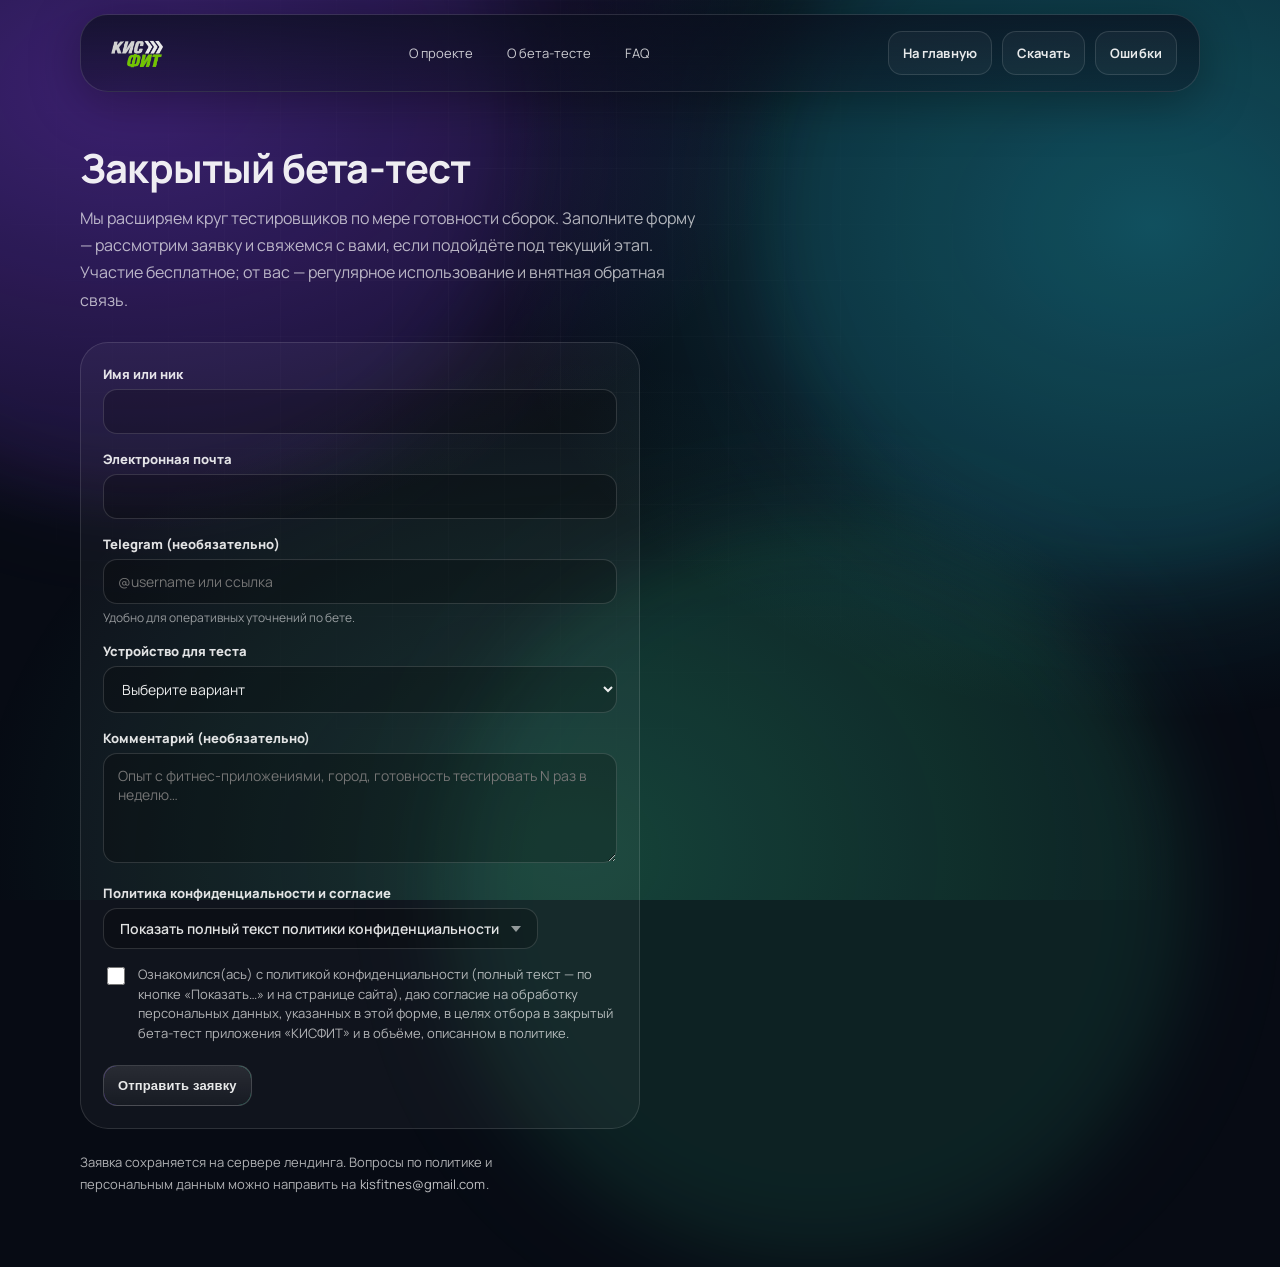
<file: beta.html>
<!doctype html>
<html lang="ru">
  <head>
    <meta charset="UTF-8" />
    <meta name="viewport" content="width=device-width, initial-scale=1" />
    <meta name="theme-color" content="#0a0f1f" />
    <meta
      name="description"
      content="Заявка на закрытый бета-тест приложения КИСФИТ: форма для раннего доступа и обратной связи."
    />
    <title>КИСФИТ — Закрытый бета-тест</title>
    <link rel="icon" href="./assets/kisfit-logo-wordmark-dark.png" type="image/png" />
    <link rel="apple-touch-icon" href="./assets/kisfit-logo-wordmark-dark.png" />
    <link rel="preconnect" href="https://fonts.googleapis.com" />
    <link rel="preconnect" href="https://fonts.gstatic.com" crossorigin />
    <link
      href="https://fonts.googleapis.com/css2?family=Manrope:wght@300;400;600;700;800&display=swap"
      rel="stylesheet"
    />
    <link rel="stylesheet" href="./styles.css" />
  </head>
  <body>
    <div class="bg" aria-hidden="true">
      <div class="bg__grid"></div>
      <div class="bg__glow bg__glow--a"></div>
      <div class="bg__glow bg__glow--b"></div>
      <div class="bg__glow bg__glow--c"></div>
      <div class="bg__noise"></div>
    </div>

    <header class="header">
      <a class="brand" href="./index.html#top" aria-label="КИСФИТ">
        <img class="brand__logo" src="./assets/kisfit-logo-wordmark-dark.png" alt="КИСФИТ" width="140" height="40" />
      </a>
      <nav class="nav" aria-label="Навигация">
        <a class="nav__link" href="./index.html#about">О проекте</a>
        <a class="nav__link" href="./index.html#beta">О бета-тесте</a>
        <a class="nav__link" href="./index.html#faq">FAQ</a>
      </nav>
      <div class="header__actions">
        <a class="btn btn--ghost" href="./index.html">На главную</a>
        <a class="btn btn--ghost js-download-modal" href="#">Скачать</a>
        <a class="btn btn--ghost js-feedback-modal" href="#">Ошибки</a>
      </div>
    </header>

    <main class="container beta-page">
      <div class="beta-page__intro section__head">
        <h1 class="h2" style="font-size: clamp(28px, 4vw, 40px); margin: 0; letter-spacing: -0.02em">
          Закрытый бета-тест
        </h1>
        <p class="muted" style="margin: 0">
          Мы расширяем круг тестировщиков по мере готовности сборок. Заполните форму — рассмотрим заявку и свяжемся с вами,
          если подойдёте под текущий этап. Участие бесплатное; от вас — регулярное использование и внятная обратная связь.
        </p>
      </div>

      <form id="beta-form" class="form-card reveal" novalidate>
        <div class="form__field" data-field="name">
          <label class="form__label" for="beta-name">Имя или ник</label>
          <input class="form__input" id="beta-name" name="name" type="text" autocomplete="name" required maxlength="120" />
          <span class="form__error" role="alert">Укажите, как к вам обращаться.</span>
        </div>

        <div class="form__field" data-field="email">
          <label class="form__label" for="beta-email">Электронная почта</label>
          <input
            class="form__input"
            id="beta-email"
            name="email"
            type="email"
            autocomplete="email"
            required
            maxlength="200"
          />
          <span class="form__error" role="alert">Нужен корректный адрес для ответа.</span>
        </div>

        <div class="form__field">
          <label class="form__label" for="beta-telegram">Telegram (необязательно)</label>
          <input
            class="form__input"
            id="beta-telegram"
            name="telegram"
            type="text"
            autocomplete="off"
            placeholder="@username или ссылка"
            maxlength="120"
          />
          <p class="form__hint">Удобно для оперативных уточнений по бете.</p>
        </div>

        <div class="form__field" data-field="platform">
          <label class="form__label" for="beta-platform">Устройство для теста</label>
          <select class="form__select" id="beta-platform" name="platform" required>
            <option value="" selected disabled>Выберите вариант</option>
            <option value="Android">Android</option>
            <option value="iOS">iOS</option>
            <option value="Android и iOS">Android и iOS (оба)</option>
          </select>
          <span class="form__error" role="alert">Выберите платформу.</span>
        </div>

        <div class="form__field">
          <label class="form__label" for="beta-comment">Комментарий (необязательно)</label>
          <textarea
            class="form__textarea"
            id="beta-comment"
            name="comment"
            maxlength="2000"
            placeholder="Опыт с фитнес-приложениями, город, готовность тестировать N раз в неделю…"
          ></textarea>
        </div>

        <div class="form__field" data-field="agree">
          <label class="form__label" id="beta-consent-label">Политика конфиденциальности и согласие</label>
          <details class="form__policy-disclosure">
            <summary class="form__policy-summary">
              Показать полный текст политики конфиденциальности
            </summary>
            <div class="form__policy-box" role="region" aria-label="Полный текст политики конфиденциальности">
            <p class="form__policy-heading">Политика конфиденциальности для мобильного приложения «КИСФИТ»</p>

            <p class="form__policy-sub">1. Основные термины</p>
            <p>
              <strong>1.1.</strong> Политика – настоящая Политика конфиденциальности мобильного приложения «КИСФИТ».
            </p>
            <p>
              <strong>1.2.</strong> Пользователь – любое лицо, использующее Мобильное приложение в соответствии с
              требованиями действующего законодательства РФ, условиями Пользовательского соглашения и настоящей Политики.
            </p>
            <p>
              <strong>1.3.</strong> Правообладатель – ИП Киселев Евгений Витальевич (ОГРН: 324220200071931, ИНН: 222334443807),
              которому принадлежат исключительные права на Мобильное приложение.
            </p>
            <p>
              <strong>1.4.</strong> Мобильное приложение – программное обеспечение, разработанное под мобильные платформы iOS,
              Android, предназначенное для установки и использования на смартфонах, посредством которого осуществляется доступ к
              его функционалу. Основная сфера применения Мобильного приложения – спорт и геймификация спортивной активности.
            </p>
            <p>
              <strong>1.5.</strong> Персональная информация Пользователя – персональная информация, которую Пользователь
              предоставляет о себе самостоятельно при регистрации или в процессе использования Приложения, включая персональные
              данные Пользователя, а также данные, которые автоматически передаются Правообладателю при использовании Приложения.
            </p>
            <p>
              <strong>1.6.</strong> Устройство – мобильное устройство (смартфон, планшет и т.п.), имеющее доступ к сети Интернет,
              на котором установлено Приложение.
            </p>

            <p class="form__policy-sub">2. Общие условия</p>
            <p>
              <strong>2.1.</strong> Настоящая Политика действует в отношении информации, которую Правообладатель может получить с
              устройства Пользователя во время использования Мобильного приложения.
            </p>
            <p>
              <strong>2.2.</strong> Использование Приложения означает безоговорочное согласие Пользователя с настоящей Политикой.
              В случае несогласия с Политикой Пользователь должен воздержаться от использования Приложения.
            </p>
            <p>
              <strong>2.3.</strong> Правообладатель не контролирует и не несёт ответственность за сторонние сайты и сервисы,
              ссылки на которые могут быть размещены в Приложении.
            </p>
            <p>
              <strong>2.4.</strong> Устанавливая Приложение, Пользователь даёт согласие на сбор, обработку, хранение и использование
              персональных данных в целях оказания услуг и улучшения работы Приложения.
            </p>

            <p class="form__policy-sub">3. Цели сбора, обработки и хранения информации</p>
            <p>
              <strong>3.1.</strong> Персональные данные Пользователя обрабатываются в соответствии с законодательством Российской
              Федерации в целях:
            </p>
            <ul>
              <li>идентификации Пользователя;</li>
              <li>предоставления доступа к функционалу Приложения;</li>
              <li>связи с Пользователем при необходимости;</li>
              <li>улучшения качества работы Приложения и проведения аналитики;</li>
              <li>проведения статистических и иных исследований на основе обезличенных данных.</li>
            </ul>

            <p class="form__policy-sub">4. Условия обработки персональной информации и её передачи третьим лицам</p>
            <p>
              <strong>4.1.</strong> Правообладатель принимает необходимые меры для защиты персональных данных от неправомерного
              доступа, изменения, раскрытия или уничтожения.
            </p>
            <p>
              <strong>4.2.</strong> Доступ к персональным данным предоставляется только тем лицам, которым это необходимо для
              обеспечения функционирования Приложения.
            </p>
            <p>
              <strong>4.3.</strong> Передача персональных данных третьим лицам возможна только в случаях, предусмотренных
              законодательством Российской Федерации.
            </p>

            <p class="form__policy-sub">5. Условия пользования Мобильным приложением</p>
            <p>
              <strong>5.1.</strong> Пользователь подтверждает, что обладает всеми необходимыми правами для использования
              Приложения и предоставляет достоверные данные.
            </p>
            <p>
              <strong>5.2.</strong> Пользователь соглашается с условиями настоящей Политики и принимает их при установке и
              использовании Приложения.
            </p>

            <p class="form__policy-sub">6. Изменение и удаление персональных данных</p>
            <p>
              <strong>6.1.</strong> Пользователь может изменять или удалять свои персональные данные, направив соответствующий
              запрос Правообладателю.
            </p>
            <p>
              <strong>6.2.</strong> Удаление данных может повлечь невозможность использования отдельных функций Приложения.
            </p>

            <p class="form__policy-sub">7. Изменение Политики конфиденциальности и применимое право</p>
            <p>
              <strong>7.1.</strong> Правообладатель имеет право изменять настоящую Политику. Новая редакция вступает в силу с
              момента её публикации.
            </p>
            <p><strong>7.2.</strong> К настоящей Политике применяется право Российской Федерации.</p>

            <p class="form__policy-sub">8. Обратная связь</p>
            <p>
              <strong>8.1.</strong> Все вопросы и предложения по поводу настоящей Политики направляйте на адрес электронной почты:
              <a class="link link--inline" href="mailto:kisfitnes@gmail.com">kisfitnes@gmail.com</a>.
            </p>
            <p>
              Полная версия для справки также доступна на сайте:
              <a class="link link--inline" href="./privacy.html" target="_blank" rel="noopener">политика конфиденциальности</a>.
            </p>
            </div>
          </details>
          <div class="form__check">
            <input type="checkbox" id="beta-agree" name="agree" required />
            <label for="beta-agree">
              Ознакомился(ась) с политикой конфиденциальности (полный текст — по кнопке «Показать…» и на странице сайта), даю
              согласие на обработку персональных данных, указанных в этой форме, в целях отбора в закрытый бета-тест приложения
              «КИСФИТ» и в объёме, описанном в политике.
            </label>
          </div>
          <span class="form__error" role="alert">Нужно подтвердить согласие.</span>
        </div>

        <div class="form__actions">
          <button type="submit" class="btn btn--primary">
            <span class="btn__shine" aria-hidden="true"></span>
            Отправить заявку
          </button>
        </div>

        <div id="form-success" class="form__success"></div>
      </form>

      <p class="muted" style="margin-top: 22px; max-width: 56ch; font-size: 13px">
        Заявка сохраняется на сервере лендинга. Вопросы по политике и персональным данным можно направить на
        <a class="link link--inline" href="mailto:kisfitnes@gmail.com">kisfitnes@gmail.com</a>.
      </p>
    </main>

    <div
      id="download-modal"
      class="modal"
      aria-hidden="true"
      role="dialog"
      aria-labelledby="download-modal-title"
      aria-modal="true"
    >
      <div class="modal__backdrop js-download-modal-close" tabindex="-1" aria-hidden="true"></div>
      <div class="modal__dialog modal__dialog--download">
        <button type="button" class="modal__close js-download-modal-close" aria-label="Закрыть">
          <span aria-hidden="true">×</span>
        </button>

        <h2 id="download-modal-title" class="h3">Скачать приложение</h2>
        <p class="muted">
          Установите КИСФИТ из магазина — так проще и безопаснее. APK с сайта тоже доступен сразу, без пароля.
        </p>
        <div class="store-badges store-badges--modal" aria-label="Установить КИСФИТ">
          <a
            class="store-badge store-badge--apple"
            href="https://apps.apple.com/ru/app/%D0%BA%D0%B8%D1%81%D1%84%D0%B8%D1%82-%D1%81%D0%BF%D0%BE%D1%80%D1%82/id6783444953"
            target="_blank"
            rel="noopener noreferrer"
          >
            <svg class="store-badge__icon" viewBox="0 0 24 24" aria-hidden="true">
              <path
                fill="currentColor"
                d="M16.365 1.43c0 1.14-.437 2.202-1.164 3.033-.79.91-2.1 1.516-3.162 1.427-.14-1.117.407-2.284 1.14-3.14C14.01 1.7 15.492 1.08 16.365 1.43zm4.155 15.8c-.48 1.11-.705 1.605-1.32 2.59-.86 1.37-2.07 3.07-3.57 3.08-1.32.02-1.66-.86-3.46-.85-1.8.01-2.18.87-3.5.85-1.5-.01-2.64-1.55-3.5-2.92-1.77-2.78-2.63-6.41-1.27-9.08.96-1.88 2.47-2.97 4.16-2.97 1.55 0 2.53.86 3.82.86 1.25 0 2.01-.87 3.82-.87 1.53 0 3.15.83 4.3 2.26-3.77 2.07-3.16 7.46.52 8.55z"
              />
            </svg>
            <span class="store-badge__texts">
              <span class="store-badge__caption">Загрузить в</span>
              <span class="store-badge__name">App Store</span>
            </span>
          </a>
          <a
            class="store-badge store-badge--google"
            href="https://play.google.com/store/apps/details?id=com.fitzoo.app&amp;hl=ru"
            target="_blank"
            rel="noopener noreferrer"
          >
            <svg class="store-badge__icon store-badge__icon--play" viewBox="0 0 24 24" aria-hidden="true">
              <path fill="#4285F4" d="M3.2 2.1v19.8L13.6 12z" />
              <path fill="#34A853" d="M3.2 2.1 14.4 12l4.8-3.5z" />
              <path fill="#FBBC04" d="M3.2 21.9 14.4 12l4.8 3.5z" />
              <path fill="#EA4335" d="M19.2 8.5 21.6 10c.9.52.9 1.9 0 2.42L19.2 13.9 14.4 12z" />
            </svg>
            <span class="store-badge__texts">
              <span class="store-badge__caption">Доступно в</span>
              <span class="store-badge__name">Google Play</span>
            </span>
          </a>
          <a
            class="store-badge store-badge--rustore"
            href="https://www.rustore.ru/catalog/app/com.fitzoo.app"
            target="_blank"
            rel="noopener noreferrer"
          >
            <svg class="store-badge__icon" viewBox="0 0 24 24" aria-hidden="true">
              <rect width="24" height="24" rx="6" fill="#00BFA5" />
              <path
                fill="#fff"
                d="M7.1 6.2h5.2c2.5 0 4.1 1.45 4.1 3.55 0 1.55-.85 2.7-2.25 3.2l2.75 4.85h-2.6l-2.5-4.4H9.4v4.4H7.1V6.2zm2.3 1.85V12h2.75c1.2 0 1.95-.65 1.95-1.7s-.75-1.7-1.95-1.7H9.4z"
              />
            </svg>
            <span class="store-badge__texts">
              <span class="store-badge__caption">Скачать в</span>
              <span class="store-badge__name">RuStore</span>
            </span>
          </a>
        </div>
        <div class="modal__actions modal__actions--stack">
          <a class="btn btn--ghost" href="./tester.html">Скачать APK с сайта</a>
          <button type="button" class="btn btn--ghost js-download-modal-close">Закрыть</button>
        </div>
      </div>
    </div>

    <div
      id="feedback-modal"
      class="modal"
      aria-hidden="true"
      role="dialog"
      aria-labelledby="feedback-modal-title"
      aria-modal="true"
    >
      <div class="modal__backdrop js-feedback-modal-close" tabindex="-1" aria-hidden="true"></div>
      <div class="modal__dialog">
        <button type="button" class="modal__close js-feedback-modal-close" aria-label="Закрыть">
          <span aria-hidden="true">×</span>
        </button>
        <h2 id="feedback-modal-title" class="h3">Обратная связь</h2>
        <p class="muted">Сообщите об ошибке или проблеме. Можно прикрепить скриншоты.</p>
        <div class="modal__field">
          <label class="modal__label" for="feedback-description">Описание</label>
          <textarea class="form__textarea" id="feedback-description" maxlength="6000" placeholder="Что произошло?"></textarea>
        </div>
        <div class="modal__field">
          <label class="modal__label" for="feedback-steps">Шаги (необязательно)</label>
          <textarea
            class="form__textarea"
            id="feedback-steps"
            maxlength="6000"
            placeholder="Как повторить: 1) … 2) … 3) …"
          ></textarea>
        </div>
        <div class="modal__field">
          <label class="modal__label" for="feedback-contact">Контакт (необязательно)</label>
          <input class="form__input" id="feedback-contact" maxlength="200" placeholder="email или @telegram" />
        </div>
        <div class="modal__field">
          <label class="modal__label" for="feedback-screens">Скриншоты (до 6)</label>
          <input class="modal__file" id="feedback-screens" type="file" accept="image/*" multiple />
          <div class="modal__hint">PNG/JPG/WebP, до 5MB каждый.</div>
        </div>
        <p id="feedback-error" class="modal__error" role="alert" hidden></p>
        <p id="feedback-ok" class="muted" hidden></p>
        <div class="modal__actions modal__actions--stack">
          <button type="button" class="btn btn--primary" id="feedback-submit">
            <span class="btn__shine" aria-hidden="true"></span>
            Отправить
          </button>
          <button type="button" class="btn btn--ghost js-feedback-modal-close">Закрыть</button>
        </div>
      </div>
    </div>

    <script src="./script.js"></script>
    <script src="./beta.js"></script>
  </body>
</html>
</file>
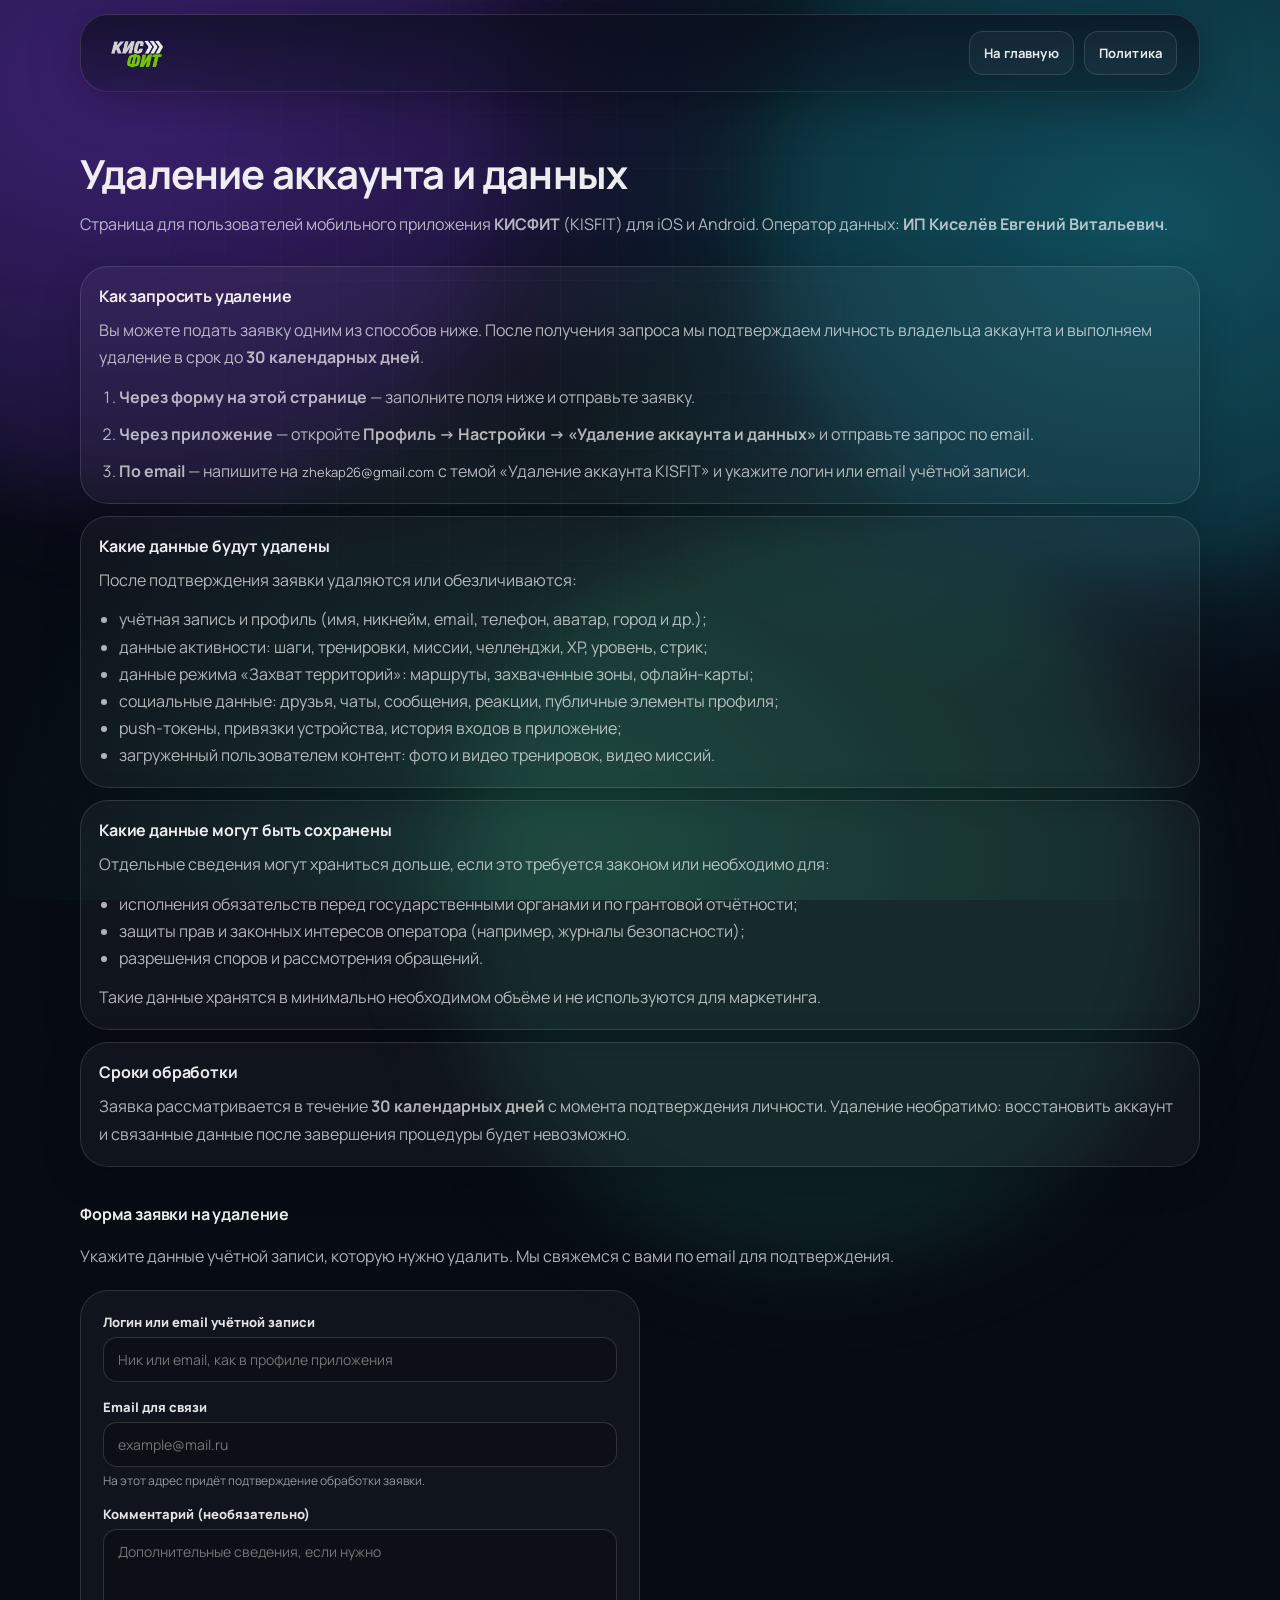
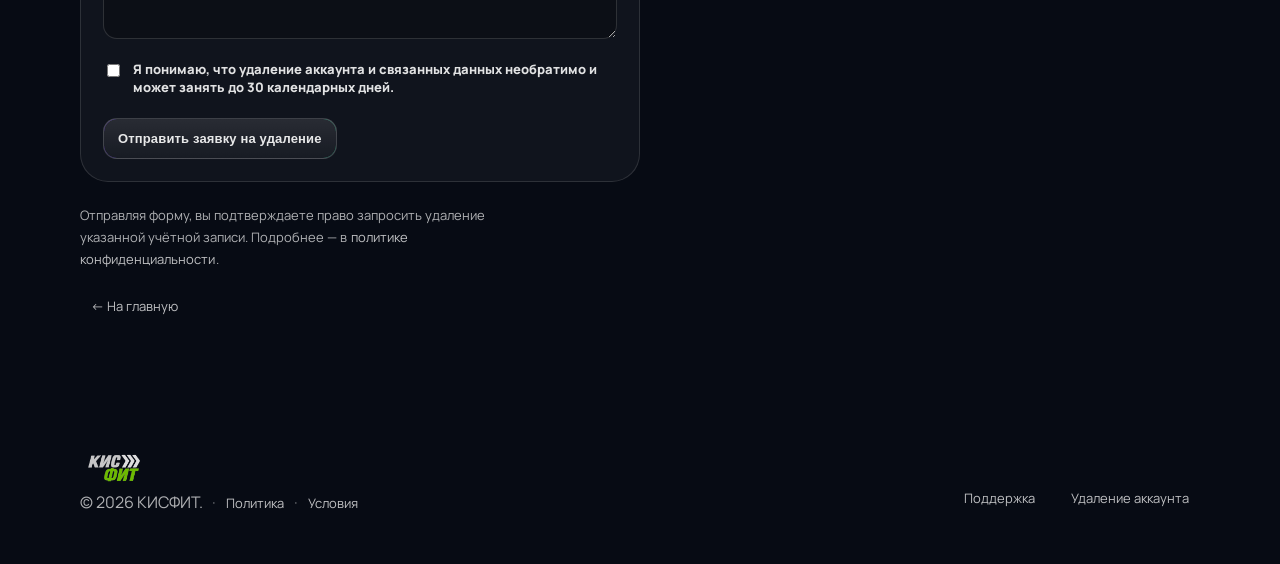
<file: delete-account.html>
<!doctype html>
<html lang="ru">
  <head>
    <meta charset="UTF-8" />
    <meta name="viewport" content="width=device-width, initial-scale=1" />
    <meta name="theme-color" content="#0a0f1f" />
    <meta
      name="description"
      content="Как запросить удаление аккаунта и персональных данных в приложении КИСФИТ (KISFIT)."
    />
    <title>КИСФИТ — Удаление аккаунта</title>
    <link rel="icon" href="./assets/kisfit-logo-wordmark-dark.png" type="image/png" />
    <link rel="apple-touch-icon" href="./assets/kisfit-logo-wordmark-dark.png" />
    <link rel="preconnect" href="https://fonts.googleapis.com" />
    <link rel="preconnect" href="https://fonts.gstatic.com" crossorigin />
    <link
      href="https://fonts.googleapis.com/css2?family=Manrope:wght@300;400;600;700;800&display=swap"
      rel="stylesheet"
    />
    <link rel="stylesheet" href="./styles.css" />
  </head>
  <body>
    <div class="bg" aria-hidden="true">
      <div class="bg__grid"></div>
      <div class="bg__glow bg__glow--a"></div>
      <div class="bg__glow bg__glow--b"></div>
      <div class="bg__glow bg__glow--c"></div>
      <div class="bg__noise"></div>
    </div>

    <header class="header">
      <a class="brand" href="./index.html#top" aria-label="КИСФИТ">
        <img class="brand__logo" src="./assets/kisfit-logo-wordmark-dark.png" alt="КИСФИТ" width="140" height="40" />
      </a>
      <div class="header__actions">
        <a class="btn btn--ghost" href="./index.html">На главную</a>
        <a class="btn btn--ghost" href="./privacy.html">Политика</a>
      </div>
    </header>

    <main class="container legal" style="padding: 54px 0 72px">
      <div class="section__head">
        <h1 class="h2" style="font-size: clamp(28px, 4vw, 40px); letter-spacing: -0.02em">
          Удаление аккаунта и данных
        </h1>
        <p class="muted" style="margin: 0">
          Страница для пользователей мобильного приложения <strong>КИСФИТ</strong> (KISFIT) для iOS и Android.
          Оператор данных: <strong>ИП Киселёв Евгений Витальевич</strong>.
        </p>
      </div>

      <div class="grid" style="gap: 12px; margin-top: 28px">
        <article class="panel">
          <h2 class="h3">Как запросить удаление</h2>
          <p class="muted" style="margin: 0 0 12px">
            Вы можете подать заявку одним из способов ниже. После получения запроса мы подтверждаем личность владельца
            аккаунта и выполняем удаление в срок до <strong>30 календарных дней</strong>.
          </p>
          <ol class="muted" style="margin: 0; padding-left: 1.25rem">
            <li style="margin-bottom: 10px">
              <strong>Через форму на этой странице</strong> — заполните поля ниже и отправьте заявку.
            </li>
            <li style="margin-bottom: 10px">
              <strong>Через приложение</strong> — откройте <strong>Профиль → Настройки → «Удаление аккаунта и данных»</strong>
              и отправьте запрос по email.
            </li>
            <li>
              <strong>По email</strong> — напишите на
              <a class="link link--inline" href="mailto:zhekap26@gmail.com?subject=Удаление%20аккаунта%20KISFIT">zhekap26@gmail.com</a>
              с темой «Удаление аккаунта KISFIT» и укажите логин или email учётной записи.
            </li>
          </ol>
        </article>

        <article class="panel">
          <h2 class="h3">Какие данные будут удалены</h2>
          <p class="muted" style="margin: 0">
            После подтверждения заявки удаляются или обезличиваются:
          </p>
          <ul class="muted" style="margin: 12px 0 0; padding-left: 1.25rem">
            <li>учётная запись и профиль (имя, никнейм, email, телефон, аватар, город и др.);</li>
            <li>данные активности: шаги, тренировки, миссии, челленджи, XP, уровень, стрик;</li>
            <li>данные режима «Захват территорий»: маршруты, захваченные зоны, офлайн-карты;</li>
            <li>социальные данные: друзья, чаты, сообщения, реакции, публичные элементы профиля;</li>
            <li>push-токены, привязки устройства, история входов в приложение;</li>
            <li>загруженный пользователем контент: фото и видео тренировок, видео миссий.</li>
          </ul>
        </article>

        <article class="panel">
          <h2 class="h3">Какие данные могут быть сохранены</h2>
          <p class="muted" style="margin: 0">
            Отдельные сведения могут храниться дольше, если это требуется законом или необходимо для:
          </p>
          <ul class="muted" style="margin: 12px 0 0; padding-left: 1.25rem">
            <li>исполнения обязательств перед государственными органами и по грантовой отчётности;</li>
            <li>защиты прав и законных интересов оператора (например, журналы безопасности);</li>
            <li>разрешения споров и рассмотрения обращений.</li>
          </ul>
          <p class="muted" style="margin: 12px 0 0">
            Такие данные хранятся в минимально необходимом объёме и не используются для маркетинга.
          </p>
        </article>

        <article class="panel">
          <h2 class="h3">Сроки обработки</h2>
          <p class="muted" style="margin: 0">
            Заявка рассматривается в течение <strong>30 календарных дней</strong> с момента подтверждения личности.
            Удаление необратимо: восстановить аккаунт и связанные данные после завершения процедуры будет невозможно.
          </p>
        </article>
      </div>

      <section style="margin-top: 36px">
        <div class="section__head">
          <h2 class="h3" style="margin: 0">Форма заявки на удаление</h2>
          <p class="muted" style="margin: 8px 0 0">
            Укажите данные учётной записи, которую нужно удалить. Мы свяжемся с вами по email для подтверждения.
          </p>
        </div>

        <form id="delete-account-form" class="form-card reveal" novalidate>
          <div class="form__field" data-field="appLogin">
            <label class="form__label" for="delete-app-login">Логин или email учётной записи</label>
            <input
              class="form__input"
              id="delete-app-login"
              name="appLogin"
              type="text"
              autocomplete="username"
              required
              maxlength="120"
              placeholder="Ник или email, как в профиле приложения"
            />
            <span class="form__error" role="alert">Укажите логин или email учётной записи.</span>
          </div>

          <div class="form__field" data-field="contactEmail">
            <label class="form__label" for="delete-contact-email">Email для связи</label>
            <input
              class="form__input"
              id="delete-contact-email"
              name="contactEmail"
              type="email"
              autocomplete="email"
              required
              maxlength="200"
              placeholder="example@mail.ru"
            />
            <p class="form__hint">На этот адрес придёт подтверждение обработки заявки.</p>
            <span class="form__error" role="alert">Укажите корректный email.</span>
          </div>

          <div class="form__field" data-field="comment">
            <label class="form__label" for="delete-comment">Комментарий (необязательно)</label>
            <textarea
              class="form__textarea"
              id="delete-comment"
              name="comment"
              maxlength="2000"
              placeholder="Дополнительные сведения, если нужно"
            ></textarea>
          </div>

          <div class="form__field" data-field="confirmUnderstand">
            <label class="form__label" style="display: flex; align-items: flex-start; gap: 10px; cursor: pointer">
              <input type="checkbox" name="confirmUnderstand" required style="margin-top: 4px" />
              <span>
                Я понимаю, что удаление аккаунта и связанных данных необратимо и может занять до 30 календарных дней.
              </span>
            </label>
            <span class="form__error" role="alert">Подтвердите, что понимаете последствия удаления.</span>
          </div>

          <div class="form__actions">
            <button type="submit" class="btn btn--primary">
              <span class="btn__shine" aria-hidden="true"></span>
              Отправить заявку на удаление
            </button>
          </div>

          <div id="form-success" class="form__success"></div>
        </form>

        <p class="muted" style="margin-top: 22px; max-width: 56ch; font-size: 13px">
          Отправляя форму, вы подтверждаете право запросить удаление указанной учётной записи.
          Подробнее — в <a class="link link--inline" href="./privacy.html">политике конфиденциальности</a>.
        </p>
      </section>

      <div style="margin-top: 24px">
        <a class="link" href="./index.html">← На главную</a>
      </div>
    </main>

    <footer class="footer container">
      <div class="footer__left">
        <div class="brand brand--footer">
          <img class="brand__logo" src="./assets/kisfit-logo-wordmark-dark.png" alt="КИСФИТ" width="140" height="40" loading="lazy" />
        </div>
        <div class="muted">
          © <span id="year"></span> КИСФИТ.
          <span class="sep">·</span>
          <a class="link link--inline" href="./privacy.html">Политика</a>
          <span class="sep">·</span>
          <a class="link link--inline" href="./terms.html">Условия</a>
        </div>
      </div>
      <div class="footer__right">
        <a class="link" href="./support.html">Поддержка</a>
        <a class="link" href="./delete-account.html">Удаление аккаунта</a>
      </div>
    </footer>

    <script>
      document.getElementById("year").textContent = new Date().getFullYear();
    </script>
    <script src="./script.js"></script>
    <script src="./delete-account.js"></script>
  </body>
</html>
</file>
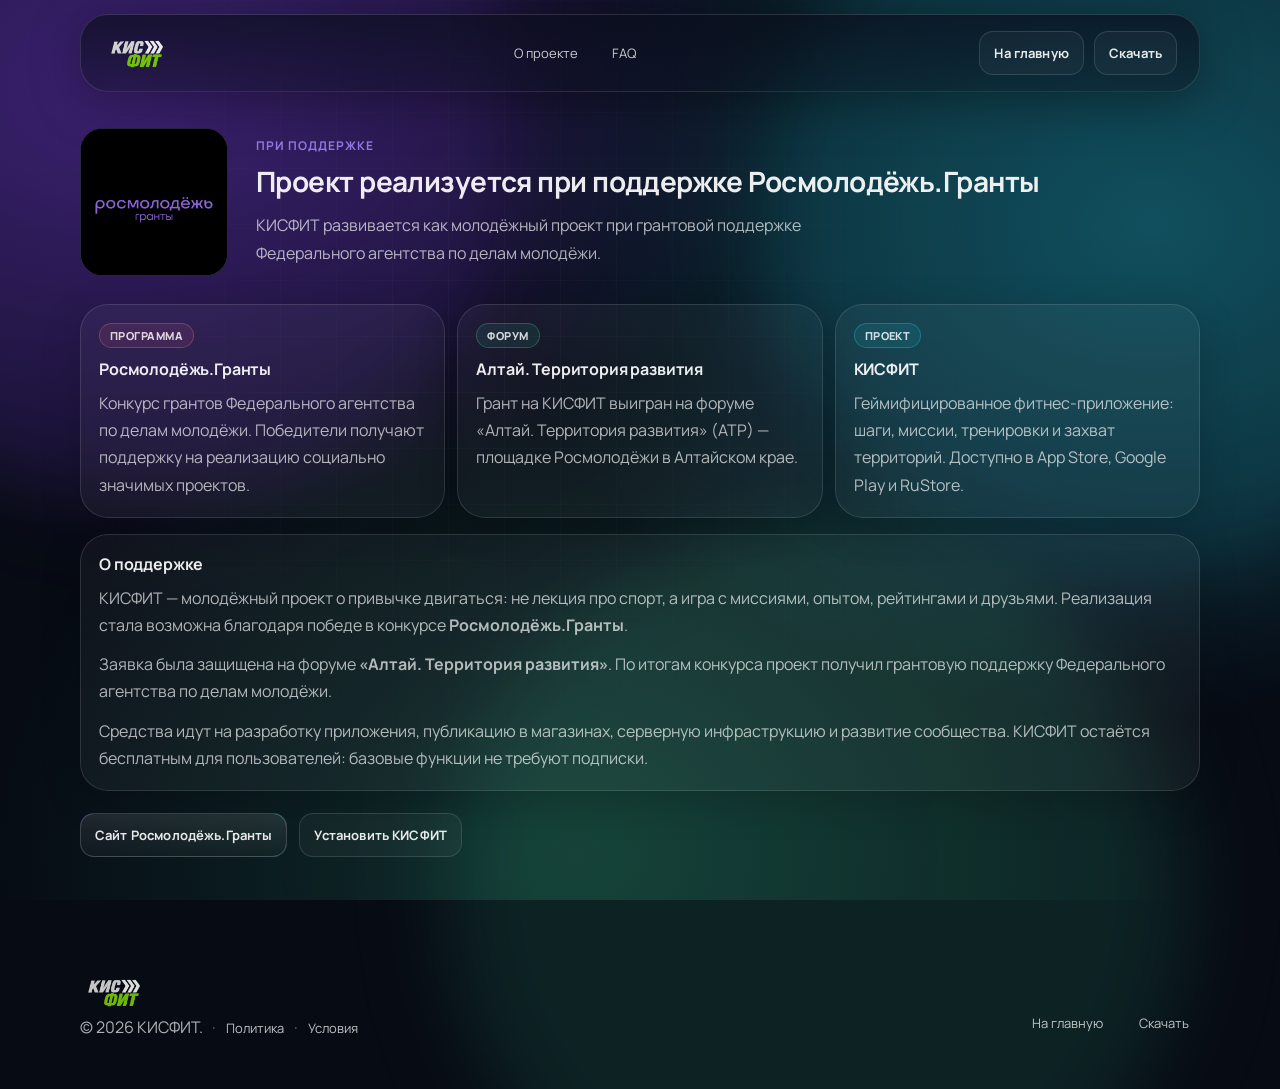
<file: grant.html>
<!doctype html>
<html lang="ru">
  <head>
    <meta charset="UTF-8" />
    <meta name="viewport" content="width=device-width, initial-scale=1" />
    <meta name="theme-color" content="#0a0f1f" />
    <meta
      name="description"
      content="КИСФИТ реализуется при поддержке Росмолодёжь.Гранты. Грант выигран на форуме «Алтай. Территория развития»."
    />
    <meta property="og:title" content="КИСФИТ — при поддержке Росмолодёжь.Гранты" />
    <meta
      property="og:description"
      content="Проект развивается при грантовой поддержке Федерального агентства по делам молодёжи. Победа на форуме «Алтай. Территория развития»."
    />
    <title>КИСФИТ — Росмолодёжь.Гранты</title>
    <link rel="icon" href="./assets/kisfit-logo-wordmark-dark.png" type="image/png" />
    <link rel="apple-touch-icon" href="./assets/kisfit-logo-wordmark-dark.png" />
    <link rel="preconnect" href="https://fonts.googleapis.com" />
    <link rel="preconnect" href="https://fonts.gstatic.com" crossorigin />
    <link
      href="https://fonts.googleapis.com/css2?family=Manrope:wght@400;600;700;800&display=swap"
      rel="stylesheet"
    />
    <link rel="stylesheet" href="./styles.css" />
  </head>
  <body>
    <div class="bg" aria-hidden="true">
      <div class="bg__grid"></div>
      <div class="bg__glow bg__glow--a"></div>
      <div class="bg__glow bg__glow--b"></div>
      <div class="bg__glow bg__glow--c"></div>
      <div class="bg__noise"></div>
    </div>

    <header class="header">
      <a class="brand" href="./index.html#top" aria-label="КИСФИТ">
        <img class="brand__logo" src="./assets/kisfit-logo-wordmark-dark.png" alt="КИСФИТ" width="140" height="40" />
      </a>
      <nav class="nav" aria-label="Навигация">
        <a class="nav__link" href="./index.html#about">О проекте</a>
        <a class="nav__link" href="./index.html#faq">FAQ</a>
      </nav>
      <div class="header__actions">
        <a class="btn btn--ghost" href="./index.html">На главную</a>
        <a class="btn btn--ghost js-download-modal" href="#">Скачать</a>
      </div>
    </header>

    <main class="container grant-page">
      <div class="grant-page__hero">
        <img
          class="grant-page__logo"
          src="./assets/rosmolodezh-grants.jpg"
          alt="Росмолодёжь.Гранты"
          width="220"
          height="220"
        />
        <div>
          <p class="grant-support__kicker">При поддержке</p>
          <h1 class="h2" style="margin: 8px 0 12px; letter-spacing: -0.02em">
            Проект реализуется при поддержке Росмолодёжь.Гранты
          </h1>
          <p class="muted" style="margin: 0; max-width: 58ch">
            КИСФИТ развивается как молодёжный проект при грантовой поддержке Федерального агентства
            по делам молодёжи.
          </p>
        </div>
      </div>

      <div class="grant-page__facts" role="list">
        <article class="panel" role="listitem">
          <div class="panel__tag">Программа</div>
          <h2 class="h3">Росмолодёжь.Гранты</h2>
          <p class="muted">
            Конкурс грантов Федерального агентства по делам молодёжи. Победители получают поддержку
            на реализацию социально значимых проектов.
          </p>
        </article>
        <article class="panel" role="listitem">
          <div class="panel__tag panel__tag--mint">Форум</div>
          <h2 class="h3">Алтай. Территория развития</h2>
          <p class="muted">
            Грант на КИСФИТ выигран на форуме «Алтай. Территория развития» (АТР) — площадке
            Росмолодёжи в Алтайском крае.
          </p>
        </article>
        <article class="panel" role="listitem">
          <div class="panel__tag panel__tag--cool">Проект</div>
          <h2 class="h3">КИСФИТ</h2>
          <p class="muted">
            Геймифицированное фитнес-приложение: шаги, миссии, тренировки и захват территорий.
            Доступно в App Store, Google Play и RuStore.
          </p>
        </article>
      </div>

      <article class="panel grant-page__article">
        <h2 class="h3">О поддержке</h2>
        <p class="muted">
          КИСФИТ — молодёжный проект о привычке двигаться: не лекция про спорт, а игра с миссиями,
          опытом, рейтингами и друзьями. Реализация стала возможна благодаря победе в конкурсе
          <strong>Росмолодёжь.Гранты</strong>.
        </p>
        <p class="muted">
          Заявка была защищена на форуме <strong>«Алтай. Территория развития»</strong>. По итогам
          конкурса проект получил грантовую поддержку Федерального агентства по делам молодёжи.
        </p>
        <p class="muted" style="margin-bottom: 0">
          Средства идут на разработку приложения, публикацию в магазинах, серверную инфраструкцию
          и развитие сообщества. КИСФИТ остаётся бесплатным для пользователей: базовые функции не
          требуют подписки.
        </p>
      </article>

      <div class="grant-page__links">
        <a
          class="btn btn--primary"
          href="https://grants.myrosmol.ru/"
          target="_blank"
          rel="noopener noreferrer"
        >
          <span class="btn__shine" aria-hidden="true"></span>
          Сайт Росмолодёжь.Гранты
        </a>
        <a class="btn btn--ghost" href="./index.html#download">Установить КИСФИТ</a>
      </div>
    </main>

    <footer class="footer container">
      <div class="footer__left">
        <div class="brand brand--footer">
          <img class="brand__logo" src="./assets/kisfit-logo-wordmark-dark.png" alt="КИСФИТ" width="140" height="40" loading="lazy" />
        </div>
        <div class="muted">
          © <span id="year"></span> КИСФИТ.
          <span class="sep">·</span>
          <a class="link link--inline" href="./privacy.html">Политика</a>
          <span class="sep">·</span>
          <a class="link link--inline" href="./terms.html">Условия</a>
        </div>
      </div>
      <div class="footer__right">
        <a class="link" href="./index.html">На главную</a>
        <a class="link js-download-modal" href="#">Скачать</a>
      </div>
    </footer>

    <div
      id="download-modal"
      class="modal"
      aria-hidden="true"
      role="dialog"
      aria-labelledby="download-modal-title"
      aria-modal="true"
    >
      <div class="modal__backdrop js-download-modal-close" tabindex="-1" aria-hidden="true"></div>
      <div class="modal__dialog modal__dialog--download">
        <button type="button" class="modal__close js-download-modal-close" aria-label="Закрыть">
          <span aria-hidden="true">×</span>
        </button>
        <h2 id="download-modal-title" class="h3">Скачать приложение</h2>
        <p class="muted">
          Установите КИСФИТ из магазина — так проще и безопаснее. APK с сайта тоже доступен сразу, без пароля.
        </p>
        <div class="store-badges store-badges--modal" aria-label="Установить КИСФИТ">
          <a
            class="store-badge store-badge--apple"
            href="https://apps.apple.com/ru/app/%D0%BA%D0%B8%D1%81%D1%84%D0%B8%D1%82-%D1%81%D0%BF%D0%BE%D1%80%D1%82/id6783444953"
            target="_blank"
            rel="noopener noreferrer"
          >
            <svg class="store-badge__icon" viewBox="0 0 24 24" aria-hidden="true">
              <path
                fill="currentColor"
                d="M16.365 1.43c0 1.14-.437 2.202-1.164 3.033-.79.91-2.1 1.516-3.162 1.427-.14-1.117.407-2.284 1.14-3.14C14.01 1.7 15.492 1.08 16.365 1.43zm4.155 15.8c-.48 1.11-.705 1.605-1.32 2.59-.86 1.37-2.07 3.07-3.57 3.08-1.32.02-1.66-.86-3.46-.85-1.8.01-2.18.87-3.5.85-1.5-.01-2.64-1.55-3.5-2.92-1.77-2.78-2.63-6.41-1.27-9.08.96-1.88 2.47-2.97 4.16-2.97 1.55 0 2.53.86 3.82.86 1.25 0 2.01-.87 3.82-.87 1.53 0 3.15.83 4.3 2.26-3.77 2.07-3.16 7.46.52 8.55z"
              />
            </svg>
            <span class="store-badge__texts">
              <span class="store-badge__caption">Загрузить в</span>
              <span class="store-badge__name">App Store</span>
            </span>
          </a>
          <a
            class="store-badge store-badge--google"
            href="https://play.google.com/store/apps/details?id=com.fitzoo.app&amp;hl=ru"
            target="_blank"
            rel="noopener noreferrer"
          >
            <svg class="store-badge__icon store-badge__icon--play" viewBox="0 0 24 24" aria-hidden="true">
              <path fill="#4285F4" d="M3.2 2.1v19.8L13.6 12z" />
              <path fill="#34A853" d="M3.2 2.1 14.4 12l4.8-3.5z" />
              <path fill="#FBBC04" d="M3.2 21.9 14.4 12l4.8 3.5z" />
              <path fill="#EA4335" d="M19.2 8.5 21.6 10c.9.52.9 1.9 0 2.42L19.2 13.9 14.4 12z" />
            </svg>
            <span class="store-badge__texts">
              <span class="store-badge__caption">Доступно в</span>
              <span class="store-badge__name">Google Play</span>
            </span>
          </a>
          <a
            class="store-badge store-badge--rustore"
            href="https://www.rustore.ru/catalog/app/com.fitzoo.app"
            target="_blank"
            rel="noopener noreferrer"
          >
            <svg class="store-badge__icon" viewBox="0 0 24 24" aria-hidden="true">
              <rect width="24" height="24" rx="6" fill="#00BFA5" />
              <path
                fill="#fff"
                d="M7.1 6.2h5.2c2.5 0 4.1 1.45 4.1 3.55 0 1.55-.85 2.7-2.25 3.2l2.75 4.85h-2.6l-2.5-4.4H9.4v4.4H7.1V6.2zm2.3 1.85V12h2.75c1.2 0 1.95-.65 1.95-1.7s-.75-1.7-1.95-1.7H9.4z"
              />
            </svg>
            <span class="store-badge__texts">
              <span class="store-badge__caption">Скачать в</span>
              <span class="store-badge__name">RuStore</span>
            </span>
          </a>
        </div>
        <div class="modal__actions modal__actions--stack">
          <a class="btn btn--ghost" href="./tester.html">Скачать APK с сайта</a>
          <button type="button" class="btn btn--ghost js-download-modal-close">Закрыть</button>
        </div>
      </div>
    </div>

    <script src="./script.js"></script>
  </body>
</html>
</file>
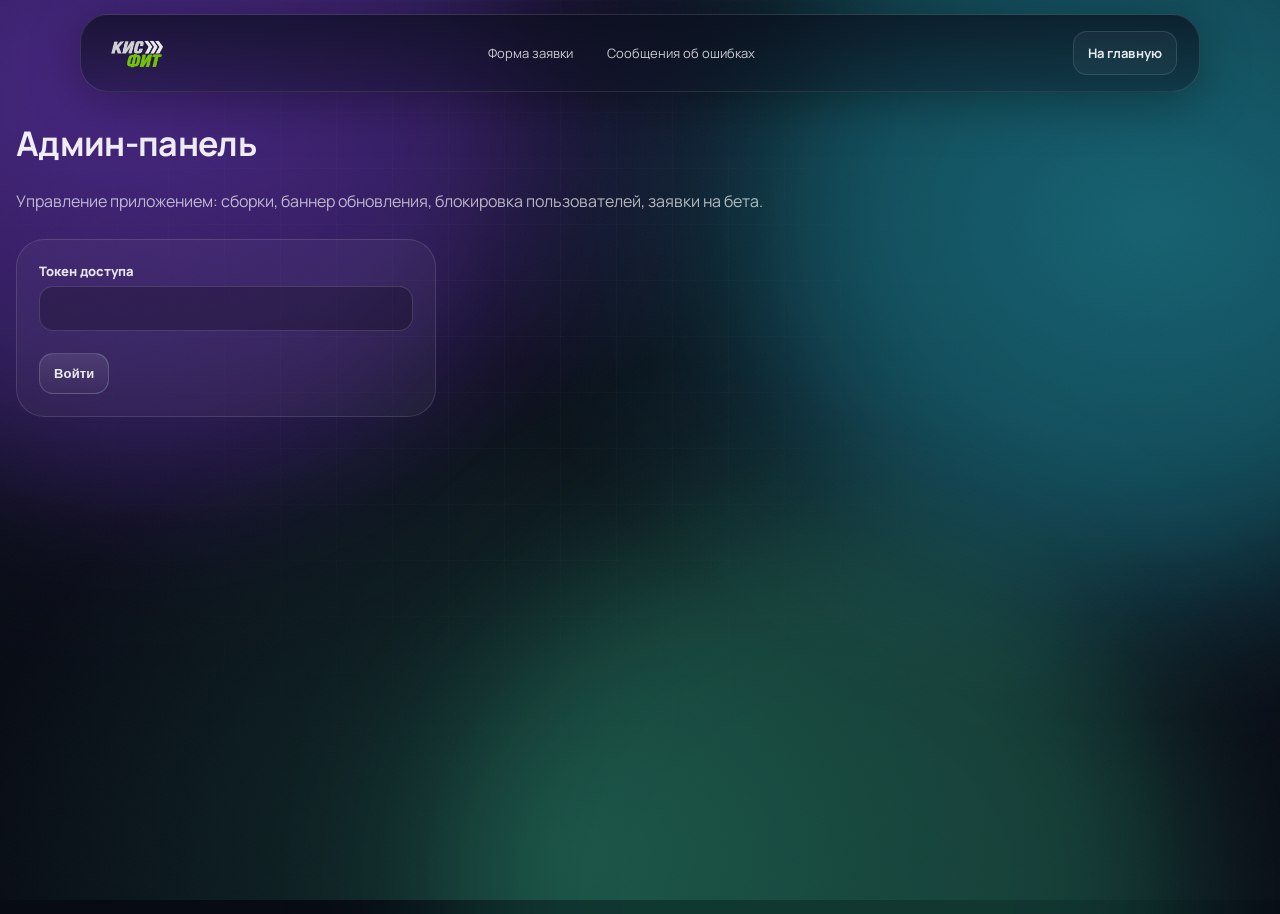
<file: kisfit-panel.html>
<!doctype html>
<html lang="ru">
  <head>
    <meta charset="UTF-8" />
    <meta name="viewport" content="width=device-width, initial-scale=1" />
    <meta name="robots" content="noindex, nofollow" />
    <meta name="theme-color" content="#0a0f1f" />
    <title>КИСФИТ — Администрирование</title>
    <link rel="icon" href="./assets/kisfit-logo-wordmark-dark.png" type="image/png" />
    <link rel="apple-touch-icon" href="./assets/kisfit-logo-wordmark-dark.png" />
    <link rel="preconnect" href="https://fonts.googleapis.com" />
    <link rel="preconnect" href="https://fonts.gstatic.com" crossorigin />
    <link
      href="https://fonts.googleapis.com/css2?family=Manrope:wght@400;600;700&display=swap"
      rel="stylesheet"
      media="print"
      onload="this.media='all'"
    />
    <noscript
      ><link
        rel="stylesheet"
        href="https://fonts.googleapis.com/css2?family=Manrope:wght@400;600;700&display=swap"
    /></noscript>
    <link rel="stylesheet" href="./styles.css" />
    <style>
      main.container.admin-wrap {
        width: min(1480px, calc(100% - 32px));
        max-width: none;
        margin: 0 auto;
        padding: 28px 0 64px;
      }
      /* .form-card из лендинга ограничена 560px — в админке карточки, таблицы и
         редактор оформления должны занимать всю рабочую ширину. */
      .admin-wrap .form-card {
        max-width: none;
      }
      .admin-wrap .form-card.admin-login {
        max-width: 420px;
      }
      .admin-wrap .form__textarea[spellcheck="false"] {
        font-family: ui-monospace, SFMono-Regular, Menlo, Consolas, monospace;
        font-size: 13px;
        min-height: 160px;
      }
      .admin-view-head {
        display: flex;
        flex-wrap: wrap;
        gap: 12px;
        align-items: center;
        margin-bottom: 22px;
      }
      .admin-view-head__grow {
        flex: 1 1 120px;
      }
      .admin-view-head h2 {
        margin: 0;
        font-size: clamp(20px, 3vw, 26px);
        letter-spacing: -0.02em;
      }
      .admin-menu-grid {
        display: grid;
        grid-template-columns: repeat(auto-fill, minmax(240px, 1fr));
        gap: 16px;
        margin-top: 8px;
      }
      .admin-menu-card {
        display: flex;
        flex-direction: column;
        gap: 10px;
        padding: 20px 18px;
        border-radius: 16px;
        border: 1px solid rgba(255, 255, 255, 0.1);
        background: rgba(10, 15, 31, 0.55);
        color: inherit;
        text-align: left;
        cursor: pointer;
        transition: border-color 0.15s, background 0.15s, transform 0.12s;
        font: inherit;
        width: 100%;
      }
      .admin-menu-card:hover {
        border-color: rgba(99, 102, 241, 0.55);
        background: rgba(20, 28, 52, 0.75);
        transform: translateY(-1px);
      }
      .admin-menu-card__title {
        font-size: 17px;
        font-weight: 700;
        color: rgba(255, 255, 255, 0.95);
      }
      .admin-menu-card__desc {
        font-size: 13px;
        line-height: 1.45;
        color: rgba(255, 255, 255, 0.58);
        margin: 0;
      }
      .admin-menu-card__icon {
        font-size: 28px;
        line-height: 1;
        opacity: 0.9;
      }
      .admin-table-wrap {
        overflow-x: auto;
        border-radius: 16px;
        border: 1px solid rgba(255, 255, 255, 0.08);
        background: rgba(10, 15, 31, 0.55);
      }
      .admin-table {
        width: 100%;
        border-collapse: collapse;
        font-size: 14px;
      }
      .admin-table th,
      .admin-table td {
        text-align: left;
        padding: 12px 14px;
        border-bottom: 1px solid rgba(255, 255, 255, 0.06);
        vertical-align: top;
      }
      .admin-table th {
        font-weight: 600;
        color: rgba(255, 255, 255, 0.85);
        white-space: nowrap;
      }
      .admin-table td {
        color: rgba(255, 255, 255, 0.78);
      }
      .admin-table tr:last-child td {
        border-bottom: none;
      }
      .admin-table .cell-muted {
        color: rgba(255, 255, 255, 0.5);
        font-size: 12px;
      }
      .admin-table .cell-comment {
        max-width: 320px;
        white-space: pre-wrap;
        word-break: break-word;
      }
      .admin-table tr.admin-merch-row {
        cursor: pointer;
      }
      .admin-table tr.admin-merch-row:hover td {
        background: rgba(99, 102, 241, 0.08);
      }
      .admin-detail-h {
        margin: 18px 0 8px;
        font-size: 13px;
        font-weight: 700;
        color: rgba(255, 255, 255, 0.55);
        text-transform: uppercase;
        letter-spacing: 0.04em;
      }
      .admin-detail-h:first-child {
        margin-top: 0;
      }
      .admin-detail-grid {
        margin: 0;
        display: grid;
        gap: 8px 12px;
      }
      .admin-detail-row {
        display: grid;
        grid-template-columns: minmax(120px, 38%) 1fr;
        gap: 8px;
        font-size: 14px;
        line-height: 1.35;
      }
      .admin-detail-row dt {
        color: rgba(255, 255, 255, 0.55);
        font-weight: 500;
      }
      .admin-detail-row dd {
        margin: 0;
        word-break: break-word;
      }
      .admin-login {
        max-width: 420px;
      }
      .admin-release-form textarea.form__textarea {
        min-height: 120px;
      }
      .btn--danger-outline {
        border: 1px solid rgba(251, 113, 133, 0.45);
        background: transparent;
        color: rgba(255, 212, 220, 0.95);
      }
      .btn--danger-outline:hover {
        border-color: rgba(251, 113, 133, 0.75);
        background: rgba(251, 113, 133, 0.12);
      }
      .admin-release-progress {
        margin-top: 14px;
      }
      .admin-release-progress__track {
        height: 8px;
        border-radius: 999px;
        background: rgba(255, 255, 255, 0.09);
        overflow: hidden;
      }
      .admin-release-progress__fill {
        height: 100%;
        width: 0%;
        border-radius: inherit;
        background: linear-gradient(
          90deg,
          rgba(99, 102, 241, 0.95),
          rgba(56, 189, 248, 0.9)
        );
        transition: width 0.09s linear;
      }
      .admin-release-upload-status {
        margin-top: 10px;
        font-size: 13px;
      }
      .release-form-busy button[type="submit"] {
        opacity: 0.75;
      }
      .admin-toggle-row {
        display: flex;
        flex-wrap: wrap;
        gap: 14px 20px;
        align-items: center;
        margin-bottom: 18px;
      }
      .admin-toggle-row label {
        display: inline-flex;
        align-items: center;
        gap: 10px;
        cursor: pointer;
        font-size: 15px;
        color: rgba(255, 255, 255, 0.88);
      }
      .admin-toggle-row input[type="checkbox"] {
        width: 18px;
        height: 18px;
        accent-color: #6366f1;
      }
      .admin-user-list {
        display: flex;
        flex-direction: column;
        gap: 10px;
        margin-top: 14px;
      }
      .admin-user-item {
        display: flex;
        flex-wrap: wrap;
        gap: 12px;
        align-items: center;
        justify-content: space-between;
        padding: 12px 14px;
        border-radius: 12px;
        border: 1px solid rgba(255, 255, 255, 0.08);
        background: rgba(8, 12, 24, 0.6);
      }
      .admin-user-item__main {
        flex: 1 1 200px;
      }
      .admin-user-item__title {
        font-weight: 600;
        font-size: 15px;
      }
      .admin-user-item__meta {
        font-size: 13px;
        color: rgba(255, 255, 255, 0.55);
        margin-top: 4px;
      }
      .admin-ban-pill {
        display: inline-block;
        padding: 2px 8px;
        border-radius: 999px;
        font-size: 11px;
        border: 1px solid rgba(255, 255, 255, 0.12);
        background: rgba(255, 255, 255, 0.05);
        margin-left: 6px;
      }
      .admin-section-gap {
        margin-bottom: 22px;
      }
      .admin-programs-layout {
        display: grid;
        grid-template-columns: minmax(260px, 1fr) minmax(320px, 1.4fr);
        gap: 16px;
        align-items: start;
      }
      @media (max-width: 900px) {
        .admin-programs-layout {
          grid-template-columns: 1fr;
        }
      }
      .admin-program-item {
        padding: 10px 12px;
        border-radius: 10px;
        border: 1px solid rgba(255, 255, 255, 0.08);
        background: rgba(8, 12, 24, 0.6);
        cursor: pointer;
        margin-bottom: 8px;
      }
      .admin-program-item:hover {
        border-color: rgba(99, 102, 241, 0.45);
      }
      .admin-program-item.is-selected {
        border-color: rgba(99, 102, 241, 0.75);
        background: rgba(30, 40, 72, 0.75);
      }
      .admin-program-item__title {
        font-weight: 600;
        font-size: 14px;
      }
      .admin-program-item__meta {
        font-size: 12px;
        color: rgba(255, 255, 255, 0.55);
        margin-top: 4px;
      }
      .admin-form-grid {
        display: grid;
        grid-template-columns: repeat(auto-fit, minmax(260px, 1fr));
        gap: 12px 16px;
      }
      .admin-form-grid > .form__field {
        margin-bottom: 16px;
      }
      @media (max-width: 640px) {
        .admin-form-grid {
          grid-template-columns: 1fr;
        }
      }
      .admin-programs-layout {
        grid-template-columns: minmax(300px, 0.8fr) minmax(420px, 1.6fr);
      }
      @media (max-width: 900px) {
        .admin-programs-layout {
          grid-template-columns: 1fr;
        }
      }
    </style>
  </head>
  <body>
    <div class="bg" aria-hidden="true">
      <div class="bg__grid"></div>
      <div class="bg__glow bg__glow--a"></div>
      <div class="bg__glow bg__glow--b"></div>
      <div class="bg__glow bg__glow--c"></div>
      <div class="bg__noise"></div>
    </div>

    <header class="header">
      <a class="brand" href="./index.html#top" aria-label="КИСФИТ">
        <img class="brand__logo" src="./assets/kisfit-logo-wordmark-dark.png" alt="КИСФИТ" width="140" height="40" />
      </a>
      <nav class="nav" aria-label="Навигация">
        <a class="nav__link" href="./beta.html">Форма заявки</a>
        <a class="nav__link" href="./admin-feedback.html">Сообщения об ошибках</a>
      </nav>
      <div class="header__actions">
        <a class="btn btn--ghost" href="./index.html">На главную</a>
      </div>
    </header>

    <main class="container admin-wrap">
      <div class="section__head" style="margin-bottom: 24px">
        <h1 class="h2" style="font-size: clamp(24px, 3.5vw, 34px); margin: 0; letter-spacing: -0.02em">
          Админ-панель
        </h1>
        <p class="muted" style="margin: 12px 0 0">
          Управление приложением: сборки, баннер обновления, блокировка пользователей, заявки на бета.
        </p>
      </div>

      <section id="admin-login" class="form-card admin-login">
        <div class="form__field">
          <label class="form__label" for="admin-token">Токен доступа</label>
          <input
            class="form__input"
            id="admin-token"
            type="password"
            autocomplete="current-password"
          />
        </div>
        <div class="form__actions">
          <button type="button" class="btn btn--primary" id="admin-login-btn">
            <span class="btn__shine" aria-hidden="true"></span>
            Войти
          </button>
        </div>
        <div id="admin-login-error" class="form__error" style="display: none; margin-top: 12px" role="alert"></div>
      </section>

      <section id="admin-panel" hidden>
        <!-- Главное меню -->
        <div id="admin-view-menu">
          <div class="admin-view-head">
            <h2>Разделы</h2>
            <span class="admin-view-head__grow"></span>
            <button type="button" class="btn btn--ghost" id="admin-logout">Выйти</button>
          </div>
          <nav class="admin-menu-grid" aria-label="Разделы админки">
            <button type="button" class="admin-menu-card" data-nav="releases">
              <span class="admin-menu-card__icon" aria-hidden="true">📦</span>
              <span class="admin-menu-card__title">Сборки Android</span>
              <p class="admin-menu-card__desc">Публикация APK для тестировщиков и экрана скачивания.</p>
            </button>
            <button type="button" class="admin-menu-card" data-nav="passwords">
              <span class="admin-menu-card__icon" aria-hidden="true">🔑</span>
              <span class="admin-menu-card__title">Пароли тестировщиков</span>
              <p class="admin-menu-card__desc">Служебные пароли. Публичное скачивание APK пароля не требует.</p>
            </button>
            <button type="button" class="admin-menu-card" data-nav="registration">
              <span class="admin-menu-card__icon" aria-hidden="true">✉️</span>
              <span class="admin-menu-card__title">Регистрация в приложении</span>
              <p class="admin-menu-card__desc">Подтверждение email кодом: включить или временно отключить при сбое почты.</p>
            </button>
            <button type="button" class="admin-menu-card" data-nav="banner">
              <span class="admin-menu-card__icon" aria-hidden="true">📢</span>
              <span class="admin-menu-card__title">Баннер обновления</span>
              <p class="admin-menu-card__desc">Полоска в приложении с просьбой установить новую версию.</p>
            </button>
            <button type="button" class="admin-menu-card" data-nav="homeads">
              <span class="admin-menu-card__icon" aria-hidden="true">📣</span>
              <span class="admin-menu-card__title">Рекламные баннеры</span>
              <p class="admin-menu-card__desc">Баннеры на главном экране приложения: картинка, ссылка, слот.</p>
            </button>
            <button type="button" class="admin-menu-card" data-nav="mapads">
              <span class="admin-menu-card__icon" aria-hidden="true">📍</span>
              <span class="admin-menu-card__title">Реклама на карте</span>
              <p class="admin-menu-card__desc">Пин с картинкой в точке на карте территорий, захвата и тренировки.</p>
            </button>
            <button type="button" class="admin-menu-card" data-nav="ban">
              <span class="admin-menu-card__icon" aria-hidden="true">🚫</span>
              <span class="admin-menu-card__title">Блокировка</span>
              <p class="admin-menu-card__desc">Бан пользователя: удаление данных и запрет повторной регистрации.</p>
            </button>
            <button type="button" class="admin-menu-card" data-nav="usersstats">
              <span class="admin-menu-card__icon" aria-hidden="true">📊</span>
              <span class="admin-menu-card__title">Учёт пользователей</span>
              <p class="admin-menu-card__desc">Регистрации, ежедневные входы и активность 3+ дней в неделю.</p>
            </button>
            <button type="button" class="admin-menu-card" data-nav="beta">
              <span class="admin-menu-card__icon" aria-hidden="true">📋</span>
              <span class="admin-menu-card__title">Заявки на бета</span>
              <p class="admin-menu-card__desc">Список заявок с формы на сайте.</p>
            </button>
            <button type="button" class="admin-menu-card" data-nav="support">
              <span class="admin-menu-card__icon" aria-hidden="true">💬</span>
              <span class="admin-menu-card__title">Поддержка</span>
              <p class="admin-menu-card__desc">Обращения пользователей с формы поддержки на сайте.</p>
            </button>
            <button type="button" class="admin-menu-card" data-nav="accountdeletion">
              <span class="admin-menu-card__icon" aria-hidden="true">🗑️</span>
              <span class="admin-menu-card__title">Удаление аккаунтов</span>
              <p class="admin-menu-card__desc">Заявки с страницы delete-account.html на удаление учётной записи.</p>
            </button>
            <button type="button" class="admin-menu-card" data-nav="merch">
              <span class="admin-menu-card__icon" aria-hidden="true">👕</span>
              <span class="admin-menu-card__title">Заявки на мерч</span>
              <p class="admin-menu-card__desc">Покупки мерча в приложении: кто заказал, статус, ручное добавление.</p>
            </button>
            <button type="button" class="admin-menu-card" data-nav="xpshop">
              <span class="admin-menu-card__icon" aria-hidden="true">🛍️</span>
              <span class="admin-menu-card__title">Магазин XP</span>
              <p class="admin-menu-card__desc">Цены, наличие и возможность покупки товаров в приложении.</p>
            </button>
            <button type="button" class="admin-menu-card" data-nav="programs">
              <span class="admin-menu-card__icon" aria-hidden="true">🏋️</span>
              <span class="admin-menu-card__title">Программы тренировок</span>
              <p class="admin-menu-card__desc">Программы спортсменов: обложка, PDF, цена в XP для приложения.</p>
            </button>
            <button type="button" class="admin-menu-card" data-nav="events">
              <span class="admin-menu-card__icon" aria-hidden="true">🏆</span>
              <span class="admin-menu-card__title">Турниры</span>
              <p class="admin-menu-card__desc">Создание и запуск турниров: даты, лидерборд, задачи и награды.</p>
            </button>
            <button type="button" class="admin-menu-card" data-nav="uniquechars">
              <span class="admin-menu-card__icon" aria-hidden="true">✨</span>
              <span class="admin-menu-card__title">Уникальные персонажи</span>
              <p class="admin-menu-card__desc">Каталог эксклюзивных персонажей и выдача пользователям по нику.</p>
            </button>
            <button type="button" class="admin-menu-card" data-nav="push">
              <span class="admin-menu-card__icon" aria-hidden="true">🔔</span>
              <span class="admin-menu-card__title">Системные пуши</span>
              <p class="admin-menu-card__desc">Рассылка всем пользователям и по сегментам вручную.</p>
            </button>
          </nav>
        </div>

        <!-- Пароли тестировщиков -->
        <div id="admin-view-passwords" hidden>
          <div class="admin-view-head">
            <button type="button" class="btn btn--ghost" data-nav="menu">← В меню</button>
            <h2>Пароли тестировщиков</h2>
          </div>
          <p class="muted admin-section-gap" style="font-size: 14px; max-width: 720px">
            Скачивание APK с сайта больше не требует пароля. Этот список можно оставить для служебного доступа
            к <code>POST /api/tester/login</code>. В списке пароли не показываются — только подпись и дата.
            Старый пароль из <code>SITE_DOWNLOAD_PASSWORD</code> в
            <code>.env</code> при старте сервера один раз импортируется в список.
          </p>
          <div class="form-card admin-section-gap">
            <div class="form__field">
              <label class="form__label" for="admin-pwd-label">Подпись (необязательно)</label>
              <input class="form__input" id="admin-pwd-label" type="text" maxlength="120" placeholder="Например: Группа QA март" />
            </div>
            <div class="form__field">
              <label class="form__label" for="admin-pwd-value">Новый пароль</label>
              <input class="form__input" id="admin-pwd-value" type="password" maxlength="256" autocomplete="new-password" />
            </div>
            <div class="form__actions">
              <button type="button" class="btn btn--primary" id="admin-pwd-add">Добавить пароль</button>
            </div>
            <div id="admin-pwd-msg" class="form__success" hidden></div>
            <div id="admin-pwd-error" class="form__error" style="display: none; margin-top: 12px" role="alert"></div>
          </div>
          <div class="form-card">
            <h3 class="h3" style="margin: 0 0 12px; font-size: 16px">Активные пароли</h3>
            <div id="admin-pwd-list" class="admin-user-list"></div>
          </div>
        </div>

        <!-- Регистрация в приложении -->
        <div id="admin-view-registration" hidden>
          <div class="admin-view-head">
            <button type="button" class="btn btn--ghost" data-nav="menu">← В меню</button>
            <h2>Регистрация в приложении</h2>
            <span class="admin-view-head__grow"></span>
            <button type="button" class="btn btn--ghost" id="admin-registration-refresh">Обновить</button>
            <button type="button" class="btn btn--primary" id="admin-registration-save">Сохранить</button>
          </div>
          <p class="muted admin-section-gap" style="font-size: 14px; max-width: 820px">
            Когда Яндекс Postbox или почта недоступны, можно временно разрешить регистрацию без кода из письма.
            Сброс пароля по email при этом по-прежнему требует рабочей отправки писем.
          </p>
          <div class="form-card admin-section-gap">
            <p id="admin-registration-postbox-status" class="muted" style="font-size: 14px; margin: 0 0 14px"></p>
            <label class="form__label" style="display:flex;align-items:flex-start;gap:10px">
              <input type="checkbox" id="admin-registration-email-required" style="margin-top:3px" />
              <span>
                <strong>Требовать подтверждение email кодом при регистрации</strong><br />
                <span class="muted" style="font-size: 13px">
                  Если выключено, пользователь завершает регистрацию после анкеты без шага с кодом. Включите снова, когда письма снова доходят.
                </span>
              </span>
            </label>
          </div>
          <div id="admin-registration-msg" class="form__success" hidden></div>
          <div id="admin-registration-error" class="form__error" style="display: none; margin-top: 12px" role="alert"></div>
        </div>

        <!-- Блокировка -->
        <div id="admin-view-ban" hidden>
          <div class="admin-view-head">
            <button type="button" class="btn btn--ghost" data-nav="menu">← В меню</button>
            <h2>Блокировка пользователей</h2>
            <span class="admin-view-head__grow"></span>
            <button type="button" class="btn btn--ghost" id="admin-ban-refresh">Обновить</button>
          </div>
          <p class="muted admin-section-gap" style="font-size: 14px; max-width: 720px">
            Бан удаляет аккаунт и все данные. Email, login и telegram_id попадают в блок-лист — повторная регистрация невозможна.
          </p>

          <div class="form-card admin-section-gap">
            <div class="form__field">
              <label class="form__label" for="admin-ban-search">Поиск</label>
              <input
                class="form__input"
                id="admin-ban-search"
                type="text"
                placeholder="email, login, имя или telegram_id"
              />
            </div>
            <div class="form__actions" style="margin-top: 0">
              <button type="button" class="btn btn--primary" id="admin-ban-search-btn">Найти</button>
            </div>
            <p id="admin-ban-search-status" class="muted" style="margin: 12px 0 0; font-size: 13px"></p>
            <div id="admin-ban-users" class="admin-user-list"></div>
          </div>

          <div class="form-card admin-section-gap">
            <div class="form__field">
              <label class="form__label" for="admin-ban-reason">Причина (необязательно)</label>
              <textarea
                class="form__textarea"
                id="admin-ban-reason"
                rows="2"
                maxlength="500"
                placeholder="Нарушение правил…"
              ></textarea>
            </div>
            <p class="muted" style="margin: 0 0 12px; font-size: 13px">Или укажите данные напрямую:</p>
            <div class="form__field">
              <label class="form__label" for="admin-ban-email">Email</label>
              <input class="form__input" id="admin-ban-email" type="email" placeholder="user@example.com" />
            </div>
            <div class="form__field">
              <label class="form__label" for="admin-ban-login">Login</label>
              <input class="form__input" id="admin-ban-login" type="text" placeholder="username" />
            </div>
            <div class="form__field">
              <label class="form__label" for="admin-ban-tgid">Telegram ID</label>
              <input class="form__input" id="admin-ban-tgid" type="text" inputmode="numeric" placeholder="-42" />
            </div>
            <div class="form__actions">
              <button type="button" class="btn btn--primary btn--danger-outline" id="admin-ban-submit">
                Забанить
              </button>
            </div>
            <div id="admin-ban-msg" class="form__success" hidden></div>
            <div id="admin-ban-error" class="form__error" style="display: none; margin-top: 12px" role="alert"></div>
          </div>

          <div class="form-card">
            <h3 class="h3" style="margin: 0 0 12px; font-size: 16px">Блок-лист</h3>
            <div id="admin-ban-list" class="admin-user-list"></div>
          </div>
        </div>

        <!-- Учёт пользователей -->
        <div id="admin-view-usersstats" hidden>
          <div class="admin-view-head">
            <button type="button" class="btn btn--ghost" data-nav="menu">← В меню</button>
            <h2>Учёт пользователей</h2>
            <span class="admin-view-head__grow"></span>
            <label class="muted" style="font-size: 13px; display: inline-flex; align-items: center; gap: 8px; margin-right: 8px">
              Период
              <select id="admin-usersstats-days" class="input" style="width: auto; min-width: 88px">
                <option value="14">14 дней</option>
                <option value="30">30 дней</option>
                <option value="90" selected>90 дней</option>
                <option value="180">180 дней</option>
                <option value="365">365 дней</option>
              </select>
            </label>
            <button type="button" class="btn btn--ghost" id="admin-usersstats-export-full">XLSX — все участники</button>
            <button type="button" class="btn btn--ghost" id="admin-usersstats-export-rosmol">XLSX — Росмолодёжь</button>
            <button type="button" class="btn btn--ghost" id="admin-usersstats-refresh">Обновить</button>
          </div>
          <p class="muted admin-section-gap" style="font-size: 14px; max-width: 860px">
            Отчётность по участникам: дата регистрации, дни входа в приложение, общая статистика.
            Для отчётности в Росмолодёжь используется выгрузка с полями ФИО, ссылка на соцсеть и регион.
            Данные о входах фиксируются при авторизации в приложении (журнал login/logout).
          </p>

          <div class="admin-menu-grid admin-section-gap" style="grid-template-columns: repeat(auto-fill, minmax(200px, 1fr))">
            <div class="form-card" style="margin: 0">
              <p class="muted" style="margin: 0 0 6px; font-size: 12px">Всего зарегистрировано</p>
              <p id="admin-usersstats-total" style="margin: 0; font-size: 28px; font-weight: 700">—</p>
            </div>
            <div class="form-card" style="margin: 0">
              <p class="muted" style="margin: 0 0 6px; font-size: 12px">Участников в отчёте</p>
              <p id="admin-usersstats-participants" style="margin: 0; font-size: 28px; font-weight: 700">—</p>
            </div>
            <div class="form-card" style="margin: 0">
              <p class="muted" style="margin: 0 0 6px; font-size: 12px">С входами за период</p>
              <p id="admin-usersstats-active-period" style="margin: 0; font-size: 28px; font-weight: 700">—</p>
            </div>
            <div class="form-card" style="margin: 0">
              <p class="muted" style="margin: 0 0 6px; font-size: 12px">Активны ≥3 дня/неделю</p>
              <p id="admin-usersstats-weekly" style="margin: 0; font-size: 28px; font-weight: 700">—</p>
              <p id="admin-usersstats-weekly-period" class="muted" style="margin: 8px 0 0; font-size: 12px"></p>
            </div>
            <div class="form-card" style="margin: 0">
              <p class="muted" style="margin: 0 0 6px; font-size: 12px">Входов сегодня (UTC)</p>
              <p id="admin-usersstats-today" style="margin: 0; font-size: 28px; font-weight: 700">—</p>
              <p id="admin-usersstats-today-users" class="muted" style="margin: 8px 0 0; font-size: 12px"></p>
            </div>
          </div>

          <div class="form-card admin-section-gap">
            <h3 class="h3" style="margin: 0 0 12px; font-size: 16px">Ежедневные входы</h3>
            <div class="admin-table-wrap">
              <table class="admin-table">
                <thead>
                  <tr>
                    <th>Дата (UTC)</th>
                    <th>Событий входа</th>
                    <th>Уникальных пользователей</th>
                  </tr>
                </thead>
                <tbody id="admin-usersstats-daily-tbody"></tbody>
              </table>
            </div>
          </div>

          <div class="form-card admin-section-gap">
            <h3 class="h3" style="margin: 0 0 12px; font-size: 16px">Участники: регистрация и активность</h3>
            <div class="admin-table-wrap">
              <table class="admin-table">
                <thead>
                  <tr>
                    <th>ФИО</th>
                    <th>Регион</th>
                    <th>Регистрация</th>
                    <th>Дней с входом</th>
                    <th>Всего входов</th>
                    <th>Последний вход</th>
                    <th>Дни входа</th>
                    <th>Соцсеть</th>
                  </tr>
                </thead>
                <tbody id="admin-usersstats-participants-tbody"></tbody>
              </table>
            </div>
          </div>

          <div class="form-card">
            <h3 class="h3" style="margin: 0 0 12px; font-size: 16px">Журнал входов и выходов</h3>
            <div class="admin-table-wrap">
              <table class="admin-table">
                <thead>
                  <tr>
                    <th>Время (UTC)</th>
                    <th>Событие</th>
                    <th>Пользователь</th>
                    <th>Источник</th>
                    <th>IP</th>
                  </tr>
                </thead>
                <tbody id="admin-usersstats-log-tbody"></tbody>
              </table>
            </div>
            <p id="admin-usersstats-status" class="muted" style="margin: 12px 0 0; font-size: 13px"></p>
            <div id="admin-usersstats-error" class="form__error" style="display: none; margin-top: 12px" role="alert"></div>
          </div>
        </div>

        <!-- Баннер -->
        <div id="admin-view-banner" hidden>
          <div class="admin-view-head">
            <button type="button" class="btn btn--ghost" data-nav="menu">← В меню</button>
            <h2>Баннер обновления</h2>
          </div>
          <p class="muted admin-section-gap" style="font-size: 14px; max-width: 720px">
            Показывается, если версия в приложении <strong>ниже</strong> указанной минимальной.
            Версию в сборке задаёт разработчик в <code>lib/config/app_version.dart</code>.
          </p>
          <div class="form-card">
            <div class="admin-toggle-row">
              <label>
                <input type="checkbox" id="admin-banner-enabled" />
                Баннер включён
              </label>
            </div>
            <div class="form__field">
              <label class="form__label" for="admin-banner-min-version">Минимальная версия</label>
              <input
                class="form__input"
                id="admin-banner-min-version"
                type="text"
                placeholder="Например: 1.3.0"
                maxlength="32"
              />
            </div>
            <div class="form__field">
              <label class="form__label" for="admin-banner-message">Текст баннера</label>
              <textarea class="form__textarea" id="admin-banner-message" maxlength="500" rows="3"></textarea>
            </div>
            <div class="form__field">
              <label class="form__label" for="admin-banner-install-url">Ссылка на установку</label>
              <input
                class="form__input"
                id="admin-banner-install-url"
                type="url"
                placeholder="https://kisfit.ru/tester.html"
                maxlength="500"
              />
            </div>
            <div id="admin-banner-msg" class="form__success" hidden></div>
            <div id="admin-banner-error" class="form__error" style="display: none; margin-top: 12px" role="alert"></div>
            <div class="form__actions" style="margin-top: 16px">
              <button type="button" class="btn btn--primary" id="admin-banner-save">Сохранить</button>
            </div>
          </div>
        </div>

        <!-- Рекламные баннеры на главном экране -->
        <div id="admin-view-homeads" hidden>
          <div class="admin-view-head">
            <button type="button" class="btn btn--ghost" data-nav="menu">← В меню</button>
            <h2>Рекламные баннеры</h2>
          </div>
          <p class="muted admin-section-gap" style="font-size: 14px; max-width: 720px">
            Баннер — одна картинка <strong>1080×360 px</strong> (PNG/JPEG/WebP) с текстом внутри.
            При нажатии в приложении открывается указанная ссылка. На одно место можно добавить несколько баннеров —
            они будут автоматически перелистываться каждые 10 секунд.
          </p>
          <div id="admin-homeads-list" class="admin-section-gap"></div>
          <div class="form-card admin-section-gap">
            <h3 class="h3" style="margin: 0 0 12px; font-size: 16px">Новый / редактировать</h3>
            <input type="hidden" id="admin-homeads-edit-id" value="" />
            <div class="admin-toggle-row">
              <label>
                <input type="checkbox" id="admin-homeads-enabled" checked />
                Баннер включён
              </label>
            </div>
            <div class="form__field">
              <label class="form__label" for="admin-homeads-name">Название (только в админке)</label>
              <input class="form__input" id="admin-homeads-name" type="text" maxlength="80" placeholder="Nike Run Club — лето 2026" />
            </div>
            <div class="form__field">
              <label class="form__label" for="admin-homeads-placement">Размещение</label>
              <select class="form__input" id="admin-homeads-placement">
                <option value="after_territory">Под «Захват территорий»</option>
                <option value="after_actions">Под миссиями и лидербордом</option>
              </select>
            </div>
            <div class="form__field">
              <label class="form__label" for="admin-homeads-url">Ссылка (https)</label>
              <input class="form__input" id="admin-homeads-url" type="url" maxlength="500" placeholder="https://example.com" />
            </div>
            <div class="form__field">
              <label class="form__label" for="admin-homeads-image">Картинка 1080×360</label>
              <input class="form__input" id="admin-homeads-image" type="file" accept="image/png,image/jpeg,image/webp" />
              <input type="hidden" id="admin-homeads-image-filename" value="" />
              <div id="admin-homeads-image-preview" style="margin-top: 10px"></div>
            </div>
            <div id="admin-homeads-msg" class="form__success" hidden></div>
            <div id="admin-homeads-error" class="form__error" style="display: none; margin-top: 12px" role="alert"></div>
            <div class="form__actions" style="margin-top: 16px; gap: 8px; flex-wrap: wrap">
              <button type="button" class="btn btn--primary" id="admin-homeads-save">Сохранить</button>
              <button type="button" class="btn btn--ghost" id="admin-homeads-reset-form">Очистить форму</button>
            </div>
          </div>
        </div>

        <div id="admin-view-mapads" hidden>
          <div class="admin-view-head">
            <button type="button" class="btn btn--ghost" data-nav="menu">← В меню</button>
            <h2>Реклама на карте</h2>
          </div>
          <p class="muted admin-section-gap" style="font-size: 14px; max-width: 720px">
            На карте видна только картинка, без подложки. По нажатию открывается карточка с названием,
            описанием и ссылкой. Лучше PNG с прозрачным фоном от 256 px.
          </p>
          <div id="admin-mapads-list" class="admin-section-gap"></div>
          <div class="form-card admin-section-gap">
            <h3 class="h3" style="margin: 0 0 12px; font-size: 16px">Новый / редактировать</h3>
            <input type="hidden" id="admin-mapads-edit-id" value="" />
            <div class="admin-toggle-row">
              <label>
                <input type="checkbox" id="admin-mapads-enabled" checked />
                Пин включён
              </label>
            </div>
            <div class="form__field">
              <label class="form__label" for="admin-mapads-name">Название</label>
              <input class="form__input" id="admin-mapads-name" type="text" maxlength="80" placeholder="КИСФИТ" />
            </div>
            <div class="form__field">
              <label class="form__label" for="admin-mapads-description">Описание</label>
              <textarea class="form__textarea" id="admin-mapads-description" maxlength="400" rows="3" placeholder="Текст, который увидит человек в карточке"></textarea>
            </div>
            <div class="form__field">
              <span class="form__label">Где показывать</span>
              <div class="admin-toggle-row" style="gap: 16px; flex-wrap: wrap">
                <label><input type="checkbox" id="admin-mapads-place-territory" checked /> Карта территорий</label>
                <label><input type="checkbox" id="admin-mapads-place-capture" checked /> Захват</label>
                <label><input type="checkbox" id="admin-mapads-place-training" checked /> Тренировка</label>
              </div>
            </div>
            <div class="form__field">
              <label class="form__label" for="admin-mapads-url">Ссылка (https)</label>
              <input class="form__input" id="admin-mapads-url" type="url" maxlength="500" placeholder="https://kisfit.ru" />
            </div>
            <div class="form__field">
              <label class="form__label">Точка на карте</label>
              <p class="muted" style="font-size: 13px; margin: 0 0 8px">Кликните по карте или перетащите метку. Для проверки поставьте точку рядом с местом, где откроете приложение.</p>
              <div id="admin-mapads-map" style="height: 360px; border-radius: 16px; overflow: hidden; border: 1px solid #ddd"></div>
              <div style="display: flex; gap: 12px; margin-top: 10px; flex-wrap: wrap">
                <label class="form__label" style="flex: 1; min-width: 140px">
                  Широта
                  <input class="form__input" id="admin-mapads-lat" type="number" step="0.000001" min="-90" max="90" placeholder="55.755800" />
                </label>
                <label class="form__label" style="flex: 1; min-width: 140px">
                  Долгота
                  <input class="form__input" id="admin-mapads-lng" type="number" step="0.000001" min="-180" max="180" placeholder="37.617300" />
                </label>
              </div>
            </div>
            <div class="form__field">
              <label class="form__label" for="admin-mapads-image">Картинка</label>
              <input class="form__input" id="admin-mapads-image" type="file" accept="image/png,image/jpeg,image/webp" />
              <input type="hidden" id="admin-mapads-image-filename" value="" />
              <div id="admin-mapads-image-preview" style="margin-top: 10px; display: flex; gap: 16px; align-items: center; flex-wrap: wrap"></div>
            </div>
            <div id="admin-mapads-msg" class="form__success" hidden></div>
            <div id="admin-mapads-error" class="form__error" style="display: none; margin-top: 12px" role="alert"></div>
            <div class="form__actions" style="margin-top: 16px; gap: 8px; flex-wrap: wrap">
              <button type="button" class="btn btn--primary" id="admin-mapads-save">Сохранить</button>
              <button type="button" class="btn btn--ghost" id="admin-mapads-reset-form">Очистить форму</button>
            </div>
          </div>
        </div>

        <!-- Сборки -->
        <div id="admin-view-releases" hidden>
          <div class="admin-view-head">
            <button type="button" class="btn btn--ghost" data-nav="menu">← В меню</button>
            <h2>Сборки Android</h2>
          </div>
          <p id="admin-releases-status" class="muted admin-section-gap" style="min-height: 1.25em"></p>
          <div class="form-card admin-release-form admin-section-gap">
            <form id="admin-release-form" enctype="multipart/form-data">
              <div class="form__field">
                <label class="form__label" for="admin-rel-title">Название версии</label>
                <input
                  class="form__input"
                  id="admin-rel-title"
                  name="titleDisplay"
                  type="text"
                  maxlength="140"
                  required
                  placeholder="Например: КИСФИТ 1.4 (бета)"
                />
              </div>
              <div class="form__field">
                <label class="form__label" for="admin-rel-desc">Краткое описание</label>
                <textarea
                  class="form__textarea"
                  id="admin-rel-desc"
                  name="descDisplay"
                  maxlength="2800"
                  placeholder="Для экрана тестировщика"
                ></textarea>
              </div>
              <div class="form__field">
                <label class="form__label" for="admin-rel-changelog">Что изменилось</label>
                <textarea
                  class="form__textarea"
                  id="admin-rel-changelog"
                  name="changelogDisplay"
                  maxlength="32000"
                  required
                  placeholder="Список изменений построчно"
                ></textarea>
              </div>
              <div class="form__field">
                <label class="form__label" for="admin-rel-apk">Файл APK</label>
                <input
                  id="admin-rel-apk"
                  class="modal__file"
                  type="file"
                  accept=".apk,application/octet-stream,application/zip,application/vnd.android.package-archive"
                  required
                />
              </div>
              <div class="form__field">
                <label class="form__label" for="admin-rel-cover">Обложка (необязательно)</label>
                <input id="admin-rel-cover" class="modal__file" type="file" accept="image/*" />
              </div>
              <div id="admin-release-msg" class="form__success" hidden></div>
              <div id="admin-release-error" class="form__error" style="display: none; margin-top: 12px" role="alert"></div>
              <div id="admin-release-progress" class="admin-release-progress" hidden>
                <div class="admin-release-progress__track" aria-hidden="true">
                  <div id="admin-release-progress__fill" class="admin-release-progress__fill"></div>
                </div>
                <p id="admin-release-upload-status" class="muted admin-release-upload-status"></p>
              </div>
              <div class="form__actions" style="margin-top: 16px">
                <button type="submit" class="btn btn--primary" id="admin-release-submit">Опубликовать сборку</button>
              </div>
            </form>
          </div>
          <div class="admin-table-wrap">
            <table class="admin-table">
              <thead>
                <tr>
                  <th>Дата</th>
                  <th>Название</th>
                  <th>Файл</th>
                  <th>Фото</th>
                  <th></th>
                </tr>
              </thead>
              <tbody id="admin-releases-tbody"></tbody>
            </table>
          </div>
        </div>

        <!-- Заявки -->
        <div id="admin-view-beta" hidden>
          <div class="admin-view-head">
            <button type="button" class="btn btn--ghost" data-nav="menu">← В меню</button>
            <h2>Заявки на бета</h2>
            <span class="admin-view-head__grow"></span>
            <button type="button" class="btn btn--ghost" id="admin-beta-refresh">Обновить</button>
          </div>
          <p id="admin-status" class="muted admin-section-gap" style="min-height: 1.25em"></p>
          <div class="admin-table-wrap">
            <table class="admin-table">
              <thead>
                <tr>
                  <th>Дата</th>
                  <th>Имя</th>
                  <th>Email</th>
                  <th>Telegram</th>
                  <th>Платформа</th>
                  <th>Комментарий</th>
                </tr>
              </thead>
              <tbody id="admin-tbody"></tbody>
            </table>
          </div>
        </div>

        <!-- Поддержка -->
        <div id="admin-view-support" hidden>
          <div class="admin-view-head">
            <button type="button" class="btn btn--ghost" data-nav="menu">← В меню</button>
            <h2>Поддержка</h2>
            <span class="admin-view-head__grow"></span>
            <button type="button" class="btn btn--ghost" id="admin-support-refresh">Обновить</button>
          </div>
          <p id="admin-support-status" class="muted admin-section-gap" style="min-height: 1.25em"></p>
          <div class="admin-table-wrap">
            <table class="admin-table">
              <thead>
                <tr>
                  <th>Дата</th>
                  <th>Причина</th>
                  <th>Логин</th>
                  <th>Контакт</th>
                  <th>Описание</th>
                </tr>
              </thead>
              <tbody id="admin-support-tbody"></tbody>
            </table>
          </div>
        </div>

        <!-- Удаление аккаунтов -->
        <div id="admin-view-accountdeletion" hidden>
          <div class="admin-view-head">
            <button type="button" class="btn btn--ghost" data-nav="menu">← В меню</button>
            <h2>Удаление аккаунтов</h2>
            <span class="admin-view-head__grow"></span>
            <button type="button" class="btn btn--ghost" id="admin-accountdeletion-refresh">Обновить</button>
          </div>
          <p id="admin-accountdeletion-status" class="muted admin-section-gap" style="min-height: 1.25em"></p>
          <div class="admin-table-wrap">
            <table class="admin-table">
              <thead>
                <tr>
                  <th>Дата</th>
                  <th>Логин / email аккаунта</th>
                  <th>Email для связи</th>
                  <th>Комментарий</th>
                  <th>Статус</th>
                </tr>
              </thead>
              <tbody id="admin-accountdeletion-tbody"></tbody>
            </table>
          </div>
        </div>

        <!-- Заявки на мерч -->
        <div id="admin-view-merch" hidden>
          <div class="admin-view-head">
            <button type="button" class="btn btn--ghost" data-nav="menu">← В меню</button>
            <h2>Заявки на мерч</h2>
            <span class="admin-view-head__grow"></span>
            <select class="form__input" id="admin-merch-filter" style="max-width: 180px">
              <option value="">Все статусы</option>
              <option value="new">Новые</option>
              <option value="processing">В работе</option>
              <option value="done">Выполнены</option>
              <option value="cancelled">Отменены</option>
            </select>
            <button type="button" class="btn btn--ghost" id="admin-merch-refresh">Обновить</button>
          </div>
          <p id="admin-merch-status" class="muted admin-section-gap" style="min-height: 1.25em"></p>
          <div class="admin-table-wrap admin-section-gap">
            <table class="admin-table">
              <thead>
                <tr>
                  <th>Дата</th>
                  <th>Пользователь</th>
                  <th>Товар</th>
                  <th>XP</th>
                  <th>Статус</th>
                  <th>Источник</th>
                  <th>Заметка</th>
                </tr>
              </thead>
              <tbody id="admin-merch-tbody"></tbody>
            </table>
          </div>
          <div class="form-card">
            <h3 class="h3" style="margin: 0 0 14px; font-size: 16px">Добавить заявку вручную</h3>
            <div class="admin-form-grid">
              <div class="form__field">
                <label class="form__label" for="admin-merch-manual-tgid">Telegram ID</label>
                <input class="form__input" id="admin-merch-manual-tgid" type="text" inputmode="numeric" placeholder="123456789" />
              </div>
              <div class="form__field">
                <label class="form__label" for="admin-merch-manual-item">Товар</label>
                <select class="form__input" id="admin-merch-manual-item"></select>
              </div>
            </div>
            <div class="form__field">
              <label class="form__label" for="admin-merch-manual-phone">Телефон (необязательно)</label>
              <input class="form__input" id="admin-merch-manual-phone" type="text" maxlength="80" />
            </div>
            <div class="form__field">
              <label class="form__label" for="admin-merch-manual-address">Адрес / доставка (необязательно)</label>
              <textarea class="form__textarea" id="admin-merch-manual-address" rows="2" maxlength="500"></textarea>
            </div>
            <div class="form__field">
              <label class="form__label" for="admin-merch-manual-note">Заметка админа</label>
              <textarea class="form__textarea" id="admin-merch-manual-note" rows="2" maxlength="2000"></textarea>
            </div>
            <div id="admin-merch-msg" class="form__success" hidden></div>
            <div id="admin-merch-error" class="form__error" style="display: none; margin-top: 12px" role="alert"></div>
            <div class="form__actions" style="margin-top: 16px">
              <button type="button" class="btn btn--primary" id="admin-merch-manual-submit">Создать заявку</button>
            </div>
          </div>
        </div>

        <!-- Магазин XP -->
        <div id="admin-view-xpshop" hidden>
          <div class="admin-view-head">
            <button type="button" class="btn btn--ghost" data-nav="menu">← В меню</button>
            <h2>Магазин XP</h2>
            <span class="admin-view-head__grow"></span>
            <button type="button" class="btn btn--ghost" id="admin-xpshop-refresh">Обновить</button>
            <button type="button" class="btn btn--primary" id="admin-xpshop-save">Сохранить</button>
          </div>
          <p class="muted admin-section-gap" style="font-size: 14px; max-width: 820px">
            Управление мерчем и виртуальными товарами в приложении. Программы тренировок настраиваются отдельно
            в разделе «Программы тренировок» (цена XP и флаг «можно купить»).
          </p>
          <div class="form-card admin-section-gap">
            <h3 class="h3" style="margin: 0 0 12px; font-size: 16px">Общие настройки</h3>
            <label class="form__label" style="display:flex;align-items:center;gap:8px;margin-bottom:10px">
              <input type="checkbox" id="admin-xpshop-global-enabled" />
              Покупки в магазине включены
            </label>
            <label class="form__label" style="display:flex;align-items:center;gap:8px">
              <input type="checkbox" id="admin-xpshop-programs-enabled" />
              Можно покупать программы тренировок
            </label>
          </div>
          <div class="admin-table-wrap admin-section-gap">
            <table class="admin-table">
              <thead>
                <tr>
                  <th style="min-width:220px">Товар</th>
                  <th style="width:110px">Категория</th>
                  <th style="width:110px">Цена XP</th>
                  <th style="width:110px">В каталоге</th>
                  <th style="width:130px">Можно купить</th>
                </tr>
              </thead>
              <tbody id="admin-xpshop-tbody"></tbody>
            </table>
          </div>
          <div id="admin-xpshop-msg" class="form__success" hidden></div>
          <div id="admin-xpshop-error" class="form__error" style="display: none; margin-top: 12px" role="alert"></div>
        </div>

        <!-- Программы тренировок -->
        <div id="admin-view-programs" hidden>
          <div class="admin-view-head">
            <button type="button" class="btn btn--ghost" data-nav="menu">← В меню</button>
            <h2>Программы тренировок</h2>
            <span class="admin-view-head__grow"></span>
            <button type="button" class="btn btn--ghost" id="admin-prog-refresh">Обновить</button>
            <button type="button" class="btn btn--primary" id="admin-prog-new">Новая</button>
          </div>
          <p class="muted admin-section-gap" style="font-size: 14px; max-width: 760px">
            Программы отображаются в приложении при статусе <strong>active</strong>. После покупки пользователь скачивает PDF с сервера.
          </p>
          <div class="admin-programs-layout admin-section-gap">
            <div class="form-card">
              <h3 class="h3" style="margin: 0 0 12px; font-size: 16px">Каталог</h3>
              <div id="admin-prog-list"></div>
            </div>
            <div class="form-card">
              <p class="muted" style="margin: 0 0 12px; font-size: 13px">
                ID: <span id="admin-prog-cur-id">—</span>
              </p>
              <div class="admin-form-grid">
                <div class="form__field">
                  <label class="form__label" for="admin-prog-id">ID (пусто = авто)</label>
                  <input class="form__input" id="admin-prog-id" type="text" placeholder="prog_…" />
                </div>
                <div class="form__field">
                  <label class="form__label" for="admin-prog-status">Статус</label>
                  <select class="form__input" id="admin-prog-status">
                    <option value="draft">draft</option>
                    <option value="active">active</option>
                    <option value="archived">archived</option>
                  </select>
                </div>
              </div>
              <div class="form__field">
                <label class="form__label" for="admin-prog-athlete">Спортсмен</label>
                <input class="form__input" id="admin-prog-athlete" type="text" maxlength="120" />
              </div>
              <div class="form__field">
                <label class="form__label" for="admin-prog-title">Название программы</label>
                <input class="form__input" id="admin-prog-title" type="text" maxlength="200" />
              </div>
              <div class="form__field">
                <label class="form__label" for="admin-prog-desc">Описание</label>
                <textarea class="form__textarea" id="admin-prog-desc" rows="3" maxlength="2000"></textarea>
              </div>
              <div class="admin-form-grid">
                <div class="form__field">
                  <label class="form__label" for="admin-prog-weeks">Недель</label>
                  <input class="form__input" id="admin-prog-weeks" type="number" min="0" value="0" />
                </div>
                <div class="form__field">
                  <label class="form__label" for="admin-prog-participants">Участников (подсказка)</label>
                  <input class="form__input" id="admin-prog-participants" type="number" min="0" value="0" />
                </div>
                <div class="form__field">
                  <label class="form__label" for="admin-prog-old-price">Цена ₽ (зачёркнутая)</label>
                  <input class="form__input" id="admin-prog-old-price" type="number" min="0" value="0" />
                </div>
                <div class="form__field">
                  <label class="form__label" for="admin-prog-xp">Цена XP</label>
                  <input class="form__input" id="admin-prog-xp" type="number" min="0" value="0" />
                </div>
                <div class="form__field">
                  <label class="form__label" for="admin-prog-rating">Рейтинг</label>
                  <input class="form__input" id="admin-prog-rating" type="number" min="0" step="0.1" value="0" />
                </div>
                <div class="form__field">
                  <label class="form__label" for="admin-prog-sort">Сортировка</label>
                  <input class="form__input" id="admin-prog-sort" type="number" value="0" />
                </div>
              </div>
              <label class="form__label" style="display:flex;align-items:center;gap:8px;margin-top:4px">
                <input type="checkbox" id="admin-prog-purchasable" checked />
                Можно купить за XP
              </label>
              <div class="form__field">
                <label class="form__label" for="admin-prog-cover">Обложка (filename)</label>
                <input class="form__input" id="admin-prog-cover" type="text" placeholder="после загрузки" />
                <input class="modal__file" id="admin-prog-cover-file" type="file" accept="image/*" style="margin-top: 8px" />
                <button type="button" class="btn btn--ghost" id="admin-prog-upload-cover" style="margin-top: 8px">Загрузить обложку</button>
              </div>
              <div class="form__field">
                <label class="form__label" for="admin-prog-pdf">PDF (filename)</label>
                <input class="form__input" id="admin-prog-pdf" type="text" placeholder="после загрузки" />
                <input class="modal__file" id="admin-prog-pdf-file" type="file" accept="application/pdf" style="margin-top: 8px" />
                <button type="button" class="btn btn--ghost" id="admin-prog-upload-pdf" style="margin-top: 8px">Загрузить PDF</button>
              </div>
              <div id="admin-prog-msg" class="form__success" hidden></div>
              <div id="admin-prog-error" class="form__error" style="display: none; margin-top: 12px" role="alert"></div>
              <div class="form__actions" style="margin-top: 16px">
                <button type="button" class="btn btn--primary" id="admin-prog-save">Сохранить</button>
                <button type="button" class="btn btn--danger-outline" id="admin-prog-delete">Удалить</button>
              </div>
            </div>
          </div>
        </div>

        <!-- Турниры -->
        <div id="admin-view-events" hidden>
          <div class="admin-view-head">
            <button type="button" class="btn btn--ghost" data-nav="menu">← В меню</button>
            <h2>Турниры</h2>
            <span class="admin-view-head__grow"></span>
            <button type="button" class="btn btn--ghost" id="admin-evt-refresh">Обновить</button>
            <button type="button" class="btn btn--primary" id="admin-evt-new">Новый турнир</button>
          </div>
          <p class="muted admin-section-gap" style="font-size: 14px; max-width: 820px">
            Чтобы турнир появился в приложении, установите статус <strong>Запланирован</strong> и укажите дату анонса
            и старта. Прогресс-бар в приложении настраивается в JSON правил: <code>goal_xp</code>,
            <code>goal_steps</code>, <code>goal_meters</code> и т.д.
          </p>
          <div class="form-card admin-section-gap" style="font-size: 13px; line-height: 1.55; color: rgba(255,255,255,0.78)">
            <strong style="color: rgba(255,255,255,0.92)">Рекомендуемые размеры изображений</strong>
            <ul style="margin: 10px 0 0; padding-left: 18px">
              <li><strong>Баннер турнира</strong> — <strong>1200×450 px</strong> (соотношение 16:6). На главном и в турнире показывается целиком, без обрезки. PNG/WebP, до 8 МБ.</li>
              <li><strong>Награды</strong> — <strong>512×512 px</strong>, квадрат, PNG/WebP.</li>
            </ul>
          </div>
          <div class="admin-programs-layout admin-section-gap">
            <div class="form-card">
              <h3 class="h3" style="margin: 0 0 12px; font-size: 16px">Список турниров</h3>
              <div id="admin-evt-list"></div>
            </div>
            <div class="form-card">
              <p class="muted" style="margin: 0 0 12px; font-size: 13px">
                Выбран: <span id="admin-evt-cur-id">—</span>
              </p>
              <div class="admin-form-grid">
                <div class="form__field">
                  <label class="form__label" for="admin-evt-id">ID (пусто = авто)</label>
                  <input class="form__input" id="admin-evt-id" type="text" placeholder="evt_…" />
                </div>
                <div class="form__field">
                  <label class="form__label" for="admin-evt-status">Статус</label>
                  <select class="form__input" id="admin-evt-status">
                    <option value="draft">Черновик</option>
                    <option value="scheduled">Запланирован</option>
                    <option value="active">Идёт сейчас</option>
                    <option value="ended">Завершён</option>
                    <option value="archived">В архиве</option>
                  </select>
                </div>
              </div>
              <div class="form__field">
                <label class="form__label" for="admin-evt-title">Название</label>
                <input class="form__input" id="admin-evt-title" type="text" maxlength="200" placeholder="Турнир недели" />
              </div>
              <div class="form__field">
                <label class="form__label" for="admin-evt-subtitle">Подзаголовок</label>
                <input class="form__input" id="admin-evt-subtitle" type="text" maxlength="200" placeholder="Собери больше XP за 7 дней" />
              </div>
              <div class="form__field">
                <label class="form__label" for="admin-evt-desc">Описание</label>
                <textarea class="form__textarea" id="admin-evt-desc" rows="3" maxlength="4000"></textarea>
              </div>
              <div class="admin-form-grid">
                <div class="form__field">
                  <label class="form__label" for="admin-evt-ann">Анонс</label>
                  <input class="form__input" id="admin-evt-ann" type="text" placeholder="10.04.2026 12:00" />
                </div>
                <div class="form__field">
                  <label class="form__label" for="admin-evt-start">Старт</label>
                  <input class="form__input" id="admin-evt-start" type="text" placeholder="10.04.2026 18:00" />
                </div>
              </div>
              <div class="form__field">
                <label class="form__label" for="admin-evt-end">Конец</label>
                <input class="form__input" id="admin-evt-end" type="text" placeholder="17.04.2026 18:00" />
              </div>
              <p class="muted" style="margin: 0 0 12px; font-size: 12px">Формат даты: ДД.ММ.ГГГГ ЧЧ:ММ</p>
              <div class="admin-form-grid">
                <div class="form__field">
                  <label class="form__label" for="admin-evt-banner">Главный экран (имя файла или URL)</label>
                  <input class="form__input" id="admin-evt-banner" type="text" placeholder="home-banner.png" />
                  <p class="muted" style="margin: 6px 0 0; font-size: 12px">Рекомендуется 1200×450 px (16:6), PNG/WebP — баннер на главном экране</p>
                  <input class="modal__file" id="admin-evt-banner-file" type="file" accept="image/*" style="margin-top: 8px" />
                  <button type="button" class="btn btn--ghost" id="admin-evt-upload-banner" style="margin-top: 8px">Загрузить для главного экрана</button>
                </div>
                <div class="form__field">
                  <label class="form__label" for="admin-evt-detail-banner">Экран турнира (имя файла или URL)</label>
                  <input class="form__input" id="admin-evt-detail-banner" type="text" placeholder="detail-banner.png" />
                  <p class="muted" style="margin: 6px 0 0; font-size: 12px">Рекомендуется 1200×675 px (16:9), PNG/WebP — картинка на экране турнира</p>
                  <input class="modal__file" id="admin-evt-detail-banner-file" type="file" accept="image/*" style="margin-top: 8px" />
                  <button type="button" class="btn btn--ghost" id="admin-evt-upload-detail-banner" style="margin-top: 8px">Загрузить для экрана турнира</button>
                </div>
              </div>
              <div class="admin-form-grid">
                <div class="form__field">
                  <label class="form__label" for="admin-evt-bg">Цвет фона баннера</label>
                  <input class="form__input" id="admin-evt-bg" type="text" placeholder="#1a2a52" />
                </div>
              </div>
              <div class="form__field">
                <label class="form__label" for="admin-evt-link">Deep link (необязательно)</label>
                <input class="form__input" id="admin-evt-link" type="text" placeholder="kisfit://event/evt_…" />
              </div>
              <div class="admin-form-grid">
                <div class="form__field">
                  <label class="form__label" for="admin-evt-lb-en">Лидерборд</label>
                  <select class="form__input" id="admin-evt-lb-en">
                    <option value="1">Включён</option>
                    <option value="0">Выключен</option>
                  </select>
                </div>
                <div class="form__field">
                  <label class="form__label" for="admin-evt-lb-metric">Метрика лидерборда</label>
                  <select class="form__input" id="admin-evt-lb-metric">
                    <option value="">— не выбрана —</option>
                    <option value="xp_gained">XP за период</option>
                    <option value="steps">Шаги</option>
                    <option value="distance_meters">Дистанция (м)</option>
                    <option value="pushups_reps_est">Отжимания</option>
                    <option value="territory_captured">Территория: захвачено за турнир (м²)</option>
                    <option value="territory_held">Территория: удерживается на конец (м²)</option>
                  </select>
                </div>
              </div>
              <div class="form__field">
                <label class="form__label" for="admin-evt-lb-agg">Агрегация</label>
                <select class="form__input" id="admin-evt-lb-agg">
                  <option value="sum">Сумма за период</option>
                  <option value="max">Максимум</option>
                </select>
              </div>
              <h4 class="h3" style="margin: 18px 0 8px; font-size: 15px">Участие</h4>
              <div class="admin-form-grid">
                <div class="form__field">
                  <label class="form__label" for="admin-evt-format">Формат</label>
                  <select class="form__input" id="admin-evt-format">
                    <option value="solo">Соло</option>
                    <option value="team">Командный</option>
                  </select>
                </div>
                <div class="form__field">
                  <label class="form__label" for="admin-evt-visibility">Видимость</label>
                  <select class="form__input" id="admin-evt-visibility">
                    <option value="public">Виден всем (баннер и список турниров)</option>
                    <option value="hidden">Скрытый — только по коду или ссылке</option>
                  </select>
                </div>
              </div>
              <div class="form__field">
                <label class="form__label" for="admin-evt-access">Как вступить</label>
                <select class="form__input" id="admin-evt-access">
                  <option value="auto">Автоматически — участвуют все</option>
                  <option value="opt_in">Кнопка «Участвовать»</option>
                  <option value="code">По коду (открыл турнир → ввёл код)</option>
                </select>
              </div>
              <p class="muted" id="admin-evt-access-hint" style="margin: 0 0 10px; font-size: 12px"></p>
              <div id="admin-evt-team-wrap" hidden>
                <div class="admin-form-grid">
                  <div class="form__field">
                    <label class="form__label" for="admin-evt-team-max">Макс. участников в команде</label>
                    <input class="form__input" id="admin-evt-team-max" type="number" min="1" max="100" placeholder="5" />
                  </div>
                  <div class="form__field">
                    <label class="form__label" for="admin-evt-team-min">Мин. участников для зачёта</label>
                    <input class="form__input" id="admin-evt-team-min" type="number" min="1" max="100" placeholder="1" />
                  </div>
                </div>
                <div class="admin-form-grid">
                  <div class="form__field">
                    <label class="form__label" for="admin-evt-team-by">Кто создаёт команды</label>
                    <select class="form__input" id="admin-evt-team-by">
                      <option value="users">Пользователи</option>
                      <option value="admin">Только администратор</option>
                      <option value="both">Пользователи и администратор</option>
                    </select>
                  </div>
                  <div class="form__field">
                    <label class="form__label" for="admin-evt-team-lock">Заморозка состава до конца (часов)</label>
                    <input class="form__input" id="admin-evt-team-lock" type="number" min="0" placeholder="24" />
                  </div>
                </div>
              </div>
              <div class="form__field" id="admin-evt-dist-wrap" hidden>
                <label class="form__label" for="admin-evt-dist">Источник дистанции</label>
                <select class="form__input" id="admin-evt-dist">
                  <option value="workouts">GPS-тренировки</option>
                  <option value="pedometer">Шагомер (дистанция за день)</option>
                </select>
              </div>
              <div class="form__field">
                <label class="form__label" for="admin-evt-rules">Правила (JSON)</label>
                <textarea class="form__textarea" id="admin-evt-rules" rows="5" spellcheck="false" placeholder='{"goal_xp":25000,"period_badge":"Еженедельный"}'></textarea>
              </div>
              <div id="admin-evt-msg" class="form__success" hidden></div>
              <div id="admin-evt-error" class="form__error" style="display: none; margin-top: 12px" role="alert"></div>
              <div class="form__actions" style="margin-top: 16px">
                <button type="button" class="btn btn--primary" id="admin-evt-save">Сохранить турнир</button>
              </div>
            </div>
          </div>

          <div class="form-card admin-section-gap" id="admin-evt-look-card">
            <style>
              .look-grid{display:grid;grid-template-columns:minmax(0,1fr) 330px;gap:20px;align-items:start}
              @media (max-width:980px){.look-grid{grid-template-columns:1fr}}
              .look-group{border-top:1px solid rgba(255,255,255,.18);padding-top:12px;margin-top:12px}
              .look-group h4{margin:0 0 10px;font-size:14px}
              .look-presets{display:flex;flex-wrap:wrap;gap:8px}
              .look-preset{border:2px solid #e5e7eb;border-radius:12px;padding:6px 10px;background:#fff;color:#111827;cursor:pointer;display:flex;align-items:center;gap:8px;font:600 13px Inter,system-ui,sans-serif}
              .look-preset.is-active{border-color:#111827}
              .look-preset i{width:18px;height:18px;border-radius:50%;display:inline-block;border:1px solid rgba(0,0,0,.1)}
              .look-colors{display:grid;grid-template-columns:repeat(auto-fill,minmax(150px,1fr));gap:10px}
              .look-color{display:flex;align-items:center;gap:8px;font-size:13px}
              .look-color input[type=color]{width:38px;height:30px;border:1px solid #e5e7eb;border-radius:8px;padding:0;background:none}
              .look-sections{display:flex;flex-direction:column;gap:6px}
              .look-section{display:flex;align-items:center;gap:8px;border:1px solid #e5e7eb;border-radius:10px;padding:6px 10px;background:#fff;color:#111827;font-size:13px}
              .look-section span{flex:1}
              .look-section button{border:1px solid #e5e7eb;background:#f9fafb;color:#111827;border-radius:8px;width:28px;height:26px;cursor:pointer}
              .look-phone{position:sticky;top:12px;width:320px;height:640px;border-radius:36px;border:10px solid #111827;overflow:hidden;background:#f5f5f5;box-shadow:0 20px 40px rgba(0,0,0,.18)}
              .look-phone__scroll{height:100%;overflow-y:auto;font-family:Inter,system-ui,sans-serif}
              .lp-hero{position:relative;margin:10px;border-radius:16px;overflow:hidden;background-size:cover;background-position:center;display:flex;flex-direction:column;justify-content:space-between;padding:12px}
              .lp-pill{display:inline-block;font:700 10px Inter,sans-serif;color:#fff;background:rgba(255,255,255,.22);border-radius:99px;padding:4px 8px}
              .lp-card{margin:8px 10px;border-radius:14px;padding:12px;font-size:12px}
              .lp-h{font:800 13px Inter,sans-serif;margin:0 0 4px}
              .lp-btn{border-radius:10px;padding:9px;text-align:center;font:700 12px Inter,sans-serif;color:#fff;margin-top:8px}
              .lp-tabs{display:flex;margin:10px;border-radius:12px;padding:3px}
              .lp-tabs div{flex:1;text-align:center;padding:7px;border-radius:10px;font:700 11px Inter,sans-serif}
              .lp-row{display:flex;justify-content:space-between;margin:6px 10px;border-radius:12px;padding:9px 12px;font:600 12px Inter,sans-serif}
              .lp-podium{display:flex;align-items:flex-end;justify-content:center;gap:6px;margin:10px}
              .lp-podium div{width:70px;border-radius:10px 10px 4px 4px;text-align:center;color:#fff;font:800 12px Inter,sans-serif;padding-top:6px}
              .lp-s-nav{display:flex;align-items:center;justify-content:space-between;padding:10px 12px 6px;font:600 12px Inter,sans-serif;color:#111}
              .lp-s-badge{border:1.2px solid #111;border-radius:4px;padding:4px 8px;font:800 8px Inter,sans-serif;letter-spacing:.08em;background:#fff}
              .lp-s-hero{margin:0 12px;height:168px;border-radius:16px;background:#111}
              .lp-s-marquee{overflow:hidden;margin:10px 0 0;padding:8px 0;white-space:nowrap}
              .lp-s-marquee__track{display:inline-block;font:800 11px Inter,sans-serif;letter-spacing:.06em;color:#111;animation:lp-marquee 14s linear infinite}
              @keyframes lp-marquee{from{transform:translateX(0)}to{transform:translateX(-50%)}}
              .lp-s-info{display:flex;gap:10px;padding:14px 12px 0}
              .lp-s-sq{width:32px;height:32px;border-radius:6px;flex:none;display:flex;align-items:center;justify-content:center;font:900 16px Inter,sans-serif;color:#111}
              .lp-s-kicker{font:700 9px Inter,sans-serif;letter-spacing:.12em;color:#8A9086}
              .lp-s-title,.lp-s-h{font:900 15px Inter,sans-serif;color:#111;line-height:1.15;margin-top:2px}
              .lp-s-h{font-size:18px}
              .lp-s-h span{font-style:italic;margin-right:4px}
              .lp-s-sub{font:400 11px Inter,sans-serif;color:#8A9086;margin-top:4px;line-height:1.35}
              .lp-s-join{position:relative;margin:12px 12px 0;background:#fff;border-radius:14px;padding:12px 14px;display:flex;gap:10px;align-items:flex-start;overflow:hidden}
              .lp-s-join__mark{width:22px;height:22px;border-radius:50%;background:#111;color:#C6FF00;display:flex;align-items:center;justify-content:center;font:800 11px Inter,sans-serif;flex:none}
              .lp-s-join__title{font:800 13px Inter,sans-serif;color:#111}
              .lp-s-join__sub{font:400 10px Inter,sans-serif;color:#8A9086;margin-top:2px}
              .lp-s-join__idx{position:absolute;right:10px;bottom:4px;font:900 28px Inter,sans-serif;font-style:italic;color:rgba(0,0,0,.08)}
              .lp-s-live{margin:10px 12px 0;border-radius:18px;color:#fff;padding:12px}
              .lp-s-live__top{display:flex;justify-content:space-between;align-items:center}
              .lp-s-top1{font:900 9px Inter,sans-serif;border-radius:5px;padding:3px 7px}
              .lp-s-live__h{font:800 15px Inter,sans-serif;margin:8px 0 12px}
              .lp-s-live__row{display:flex;justify-content:space-between;gap:8px}
              .lp-s-live__row div{flex:1;border-left:1px solid rgba(255,255,255,.18);padding-left:8px}
              .lp-s-live__row div:first-child{border:0;padding:0}
              .lp-s-live__row b{display:block;font:800 16px Inter,sans-serif}
              .lp-s-live__row span{font:700 8px Inter,sans-serif;letter-spacing:.08em;color:rgba(255,255,255,.55);text-transform:uppercase}
              .lp-s-bar{height:5px;border-radius:9px;background:rgba(255,255,255,.2);margin-top:12px;overflow:hidden}
              .lp-s-bar i{display:block;width:42%;height:100%}
              .lp-s-sec{padding:14px 12px 0}
              .lp-s-map{margin-top:8px;height:110px;border-radius:12px;background:repeating-linear-gradient(0deg,#cfd1c6,#cfd1c6 12px,#d8dacf 12px,#d8dacf 24px);display:flex;align-items:center;justify-content:center;position:relative}
              .lp-s-pin{font-size:42px;line-height:1}
              .lp-s-cap{margin-top:8px;background:#fff;border:1.5px solid #111;border-radius:8px;padding:8px 10px;display:flex;align-items:center;gap:8px;font:800 12px Inter,sans-serif;color:#111;box-shadow:4px 4px 0 #111}
              .lp-s-cap__ok{width:18px;height:18px;border-radius:50%;background:#111;color:#C6FF00;display:flex;align-items:center;justify-content:center;font-size:10px}
              .lp-s-cap span:last-child{margin-left:auto}
              .lp-s-tabs{display:flex;gap:6px;margin:12px 12px 0}
              .lp-s-tabs div{flex:1;text-align:center;border-radius:12px;padding:9px 6px;font:800 11px Inter,sans-serif;background:#E6E7DC;color:#9AA193}
              .lp-s-lb{margin:8px 12px 16px;background:#fff;border-radius:14px;overflow:hidden}
              .lp-s-lb div{display:flex;align-items:center;gap:8px;padding:10px 12px;border-top:1px solid #E8E9DF;font:700 12px Inter,sans-serif;color:#111}
              .lp-s-lb div:first-child{border:0}
              .lp-s-lb span{font:900 13px Inter,sans-serif;font-style:italic;width:28px}
              .lp-s-lb b{flex:1;font-weight:700}
              .lp-s-lb em{font-style:normal;font-weight:800}
            </style>
            <div style="display:flex;align-items:center;justify-content:space-between;gap:10px;flex-wrap:wrap">
              <h3 class="h3" style="margin: 0; font-size: 16px">Оформление страницы турнира</h3>
              <button type="button" class="btn btn--ghost" id="admin-look-reset">Сбросить к стандартному</button>
            </div>
            <p class="muted" style="margin: 6px 0 0; font-size: 13px">
              Выберите готовую тему и подправьте детали — справа сразу видно, как страница будет выглядеть в приложении.
              Тема «Смелость» включает свою вёрстку (бегущая строка, лаймовые квадраты, Live Result, пин на карте).
              Цвета после выбора можно менять — вёрстка останется. Сохраните турнир, чтобы увидеть это в приложении.
              Позже сюда можно будет подключать кастомные дизайн-паки с картинками.
            </p>
            <div class="look-grid">
              <div>
                <div class="look-group" style="border-top:0">
                  <h4>Готовые темы</h4>
                  <div class="look-presets" id="admin-look-presets"></div>
                </div>

                <div class="look-group">
                  <h4>Цвета</h4>
                  <div class="look-colors">
                    <label class="look-color"><input type="color" id="admin-look-accent" /> Акцент (кнопки)</label>
                    <label class="look-color"><input type="color" id="admin-look-bg" /> Фон страницы</label>
                    <label class="look-color"><input type="color" id="admin-look-bg2" /> Фон, низ градиента</label>
                    <label class="look-color"><input type="color" id="admin-look-progress" /> Блок прогресса</label>
                    <label class="look-color"><input type="color" id="admin-look-progress2" /> Прогресс, 2-й цвет</label>
                  </div>
                  <div class="admin-form-grid" style="margin-top:10px">
                    <div class="form__field">
                      <label class="form__label" for="admin-look-surface">Карточки</label>
                      <select class="form__input" id="admin-look-surface">
                        <option value="light">Светлые</option>
                        <option value="dark">Тёмные</option>
                      </select>
                    </div>
                    <div class="form__field">
                      <label class="form__label" for="admin-look-progress-style">Заливка блока прогресса</label>
                      <select class="form__input" id="admin-look-progress-style">
                        <option value="solid">Сплошная</option>
                        <option value="gradient">Градиент</option>
                      </select>
                    </div>
                  </div>
                  <label style="font-size:13px"><input type="checkbox" id="admin-look-bg-gradient" /> Фон страницы градиентом</label>
                </div>

                <div class="look-group">
                  <h4>Шапка с картинкой</h4>
                  <div class="admin-form-grid">
                    <div class="form__field">
                      <label class="form__label" for="admin-look-hero-height">Высота</label>
                      <select class="form__input" id="admin-look-hero-height">
                        <option value="compact">Компактная</option>
                        <option value="normal">Обычная</option>
                        <option value="tall">Высокая</option>
                      </select>
                    </div>
                    <div class="form__field">
                      <label class="form__label" for="admin-look-title-align">Заголовок</label>
                      <select class="form__input" id="admin-look-title-align">
                        <option value="left">Слева</option>
                        <option value="center">По центру</option>
                      </select>
                    </div>
                  </div>
                  <div class="admin-form-grid">
                    <div class="form__field">
                      <label class="form__label" for="admin-look-overlay">Затемнение картинки: <b id="admin-look-overlay-val">70</b>%</label>
                      <input id="admin-look-overlay" type="range" min="0" max="100" step="5" style="width:100%" />
                    </div>
                    <div class="form__field">
                      <label class="form__label" for="admin-look-icon">Значок перед названием</label>
                      <input class="form__input" id="admin-look-icon" type="text" maxlength="4" placeholder="пусто — без значка" />
                    </div>
                  </div>
                  <label style="font-size:13px;margin-right:14px"><input type="checkbox" id="admin-look-show-title" /> Название поверх картинки</label>
                  <label style="font-size:13px"><input type="checkbox" id="admin-look-show-timer" /> Таймер до конца</label>
                  <p class="muted" style="font-size:12px;margin:6px 0 0">Если название уже нарисовано на картинке — отключите «Название поверх картинки» и затемнение.</p>
                </div>

                <div class="look-group">
                  <h4>Блоки страницы: порядок и видимость</h4>
                  <div class="look-sections" id="admin-look-sections"></div>
                  <div class="admin-form-grid" style="margin-top:10px">
                    <div class="form__field">
                      <label class="form__label" for="admin-look-default-tab">Открытая вкладка</label>
                      <select class="form__input" id="admin-look-default-tab">
                        <option value="rewards">Награды</option>
                        <option value="leaderboard">Лидерборд</option>
                      </select>
                    </div>
                    <div class="form__field" style="display:flex;align-items:flex-end">
                      <label style="font-size:13px"><input type="checkbox" id="admin-look-podium" /> Пьедестал для топ-3</label>
                    </div>
                  </div>
                </div>

                <div class="look-group">
                  <h4>Объявление вверху страницы</h4>
                  <div class="form__field">
                    <textarea class="form__textarea" id="admin-look-notice" rows="2" maxlength="240" placeholder="Например: «Финал в воскресенье в 20:00 — успейте попасть в топ!»"></textarea>
                  </div>
                  <div class="form__field">
                    <label class="form__label" for="admin-look-notice-style">Цвет плашки</label>
                    <select class="form__input" id="admin-look-notice-style">
                      <option value="accent">Акцентный</option>
                      <option value="info">Синий — информация</option>
                      <option value="success">Зелёный — хорошая новость</option>
                      <option value="warning">Жёлтый — важно</option>
                    </select>
                  </div>
                </div>

                <div class="look-group">
                  <h4>Свои подписи</h4>
                  <div class="admin-form-grid">
                    <div class="form__field"><label class="form__label" for="admin-look-t-join">Кнопка участия</label><input class="form__input" id="admin-look-t-join" maxlength="30" placeholder="Участвовать" /></div>
                    <div class="form__field"><label class="form__label" for="admin-look-t-progress">Заголовок прогресса</label><input class="form__input" id="admin-look-t-progress" maxlength="40" placeholder="Ваш прогресс" /></div>
                    <div class="form__field"><label class="form__label" for="admin-look-t-desc">Заголовок описания</label><input class="form__input" id="admin-look-t-desc" maxlength="40" placeholder="Описание" /></div>
                    <div class="form__field"><label class="form__label" for="admin-look-t-task">Заголовок задания</label><input class="form__input" id="admin-look-t-task" maxlength="40" placeholder="Задание" /></div>
                    <div class="form__field"><label class="form__label" for="admin-look-t-rewards">Вкладка наград</label><input class="form__input" id="admin-look-t-rewards" maxlength="24" placeholder="Награды" /></div>
                    <div class="form__field"><label class="form__label" for="admin-look-t-lb">Вкладка рейтинга</label><input class="form__input" id="admin-look-t-lb" maxlength="24" placeholder="Лидерборд" /></div>
                  </div>
                </div>

                <div class="look-group">
                  <h4>Партнёр турнира</h4>
                  <div class="admin-form-grid">
                    <div class="form__field"><label class="form__label" for="admin-look-sp-title">Название</label><input class="form__input" id="admin-look-sp-title" maxlength="60" placeholder="Спортмастер" /></div>
                    <div class="form__field"><label class="form__label" for="admin-look-sp-url">Ссылка</label><input class="form__input" id="admin-look-sp-url" maxlength="300" placeholder="https://…" /></div>
                  </div>
                  <div class="form__field"><label class="form__label" for="admin-look-sp-text">Текст</label><input class="form__input" id="admin-look-sp-text" maxlength="240" placeholder="Промокод KISFIT на скидку 15%" /></div>
                  <div class="admin-form-grid">
                    <div class="form__field"><label class="form__label" for="admin-look-sp-btn">Текст кнопки</label><input class="form__input" id="admin-look-sp-btn" maxlength="30" placeholder="Подробнее" /></div>
                    <div class="form__field">
                      <label class="form__label" for="admin-look-sp-file">Логотип / картинка</label>
                      <input class="form__input" id="admin-look-sp-file" type="file" accept="image/png,image/jpeg,image/webp" />
                      <input type="hidden" id="admin-look-sp-image" />
                      <button type="button" class="btn btn--ghost btn--sm" id="admin-look-sp-upload" style="margin-top:6px">Загрузить</button>
                      <span class="muted" id="admin-look-sp-image-name" style="font-size:12px"></span>
                    </div>
                  </div>
                </div>
              </div>

              <div>
                <div class="look-phone"><div class="look-phone__scroll" id="admin-look-preview"></div></div>
              </div>
            </div>
          </div>

          <div class="form-card admin-section-gap">
            <h3 class="h3" style="margin: 0 0 8px; font-size: 16px">Задачи турнира</h3>
            <p class="muted" style="margin: 0 0 14px; font-size: 13px">Сначала сохраните турнир, затем добавьте задачи.</p>
            <div id="admin-evt-tasks-list" class="admin-section-gap"></div>
            <div class="admin-form-grid">
              <div class="form__field">
                <label class="form__label" for="admin-evt-task-title">Название задачи</label>
                <input class="form__input" id="admin-evt-task-title" type="text" maxlength="200" />
              </div>
              <div class="form__field">
                <label class="form__label" for="admin-evt-task-metric">Метрика</label>
                <select class="form__input" id="admin-evt-task-metric">
                  <option value="xp_gained">XP за период</option>
                  <option value="steps">Шаги</option>
                  <option value="distance_meters">Дистанция (м)</option>
                  <option value="pushups_reps_est">Отжимания</option>
                </select>
              </div>
              <div class="form__field">
                <label class="form__label" for="admin-evt-task-agg">Агрегация</label>
                <select class="form__input" id="admin-evt-task-agg">
                  <option value="sum">Сумма</option>
                  <option value="max">Максимум</option>
                </select>
              </div>
              <div class="form__field">
                <label class="form__label" for="admin-evt-task-target">Цель (необязательно)</label>
                <input class="form__input" id="admin-evt-task-target" type="number" min="0" />
              </div>
              <div class="form__field">
                <label class="form__label" for="admin-evt-task-sort">Порядок</label>
                <input class="form__input" id="admin-evt-task-sort" type="number" value="0" />
              </div>
              <div class="form__field" style="display: flex; align-items: flex-end">
                <label style="display: inline-flex; align-items: center; gap: 8px; cursor: pointer">
                  <input type="checkbox" id="admin-evt-task-visible" checked />
                  Показывать в приложении
                </label>
              </div>
            </div>
            <input type="hidden" id="admin-evt-task-id" value="" />
            <div class="form__actions" style="margin-top: 12px">
              <button type="button" class="btn btn--primary" id="admin-evt-task-save">Добавить задачу</button>
              <button type="button" class="btn btn--ghost" id="admin-evt-task-reset">Сбросить форму</button>
            </div>
          </div>

          <div class="form-card admin-section-gap">
            <h3 class="h3" style="margin: 0 0 8px; font-size: 16px">Награды лидерборда</h3>
            <p class="muted" style="margin: 0 0 14px; font-size: 13px">Награды выдаются по местам в таблице лидеров.</p>
            <div id="admin-evt-rewards-list" class="admin-section-gap"></div>
            <div class="admin-form-grid">
              <div class="form__field">
                <label class="form__label" for="admin-evt-reward-title">Название награды</label>
                <input class="form__input" id="admin-evt-reward-title" type="text" maxlength="200" />
              </div>
              <div class="form__field">
                <label class="form__label" for="admin-evt-reward-type">Тип</label>
                <select class="form__input" id="admin-evt-reward-type">
                  <option value="xp">XP</option>
                  <option value="character">Персонаж</option>
                  <option value="item">Предмет</option>
                  <option value="other">Другое</option>
                </select>
              </div>
              <div class="form__field">
                <label class="form__label" for="admin-evt-reward-place-from">Место от</label>
                <input class="form__input" id="admin-evt-reward-place-from" type="number" min="1" placeholder="1" />
              </div>
              <div class="form__field">
                <label class="form__label" for="admin-evt-reward-place-to">Место до</label>
                <input class="form__input" id="admin-evt-reward-place-to" type="number" min="1" placeholder="1" />
              </div>
              <div class="form__field">
                <label class="form__label" for="admin-evt-reward-xp">Количество XP</label>
                <input class="form__input" id="admin-evt-reward-xp" type="number" min="0" />
              </div>
              <div class="form__field">
                <label class="form__label" for="admin-evt-reward-key">Ключ (character_id и т.п.)</label>
                <input class="form__input" id="admin-evt-reward-key" type="text" placeholder="char_legend_1" />
              </div>
              <div class="form__field">
                <label class="form__label" for="admin-evt-reward-badge">Бейдж</label>
                <select class="form__input" id="admin-evt-reward-badge">
                  <option value="virtual">Виртуальная</option>
                  <option value="real">Реальный приз</option>
                </select>
              </div>
              <div class="form__field">
                <label class="form__label" for="admin-evt-reward-rarity">Редкость</label>
                <select class="form__input" id="admin-evt-reward-rarity">
                  <option value="common">Обычная</option>
                  <option value="rare">Редкая</option>
                  <option value="epic">Эпическая</option>
                  <option value="legendary">Легендарная</option>
                </select>
              </div>
            </div>
            <div class="form__field">
              <label class="form__label" for="admin-evt-reward-desc">Описание</label>
              <textarea class="form__textarea" id="admin-evt-reward-desc" rows="2" maxlength="1000"></textarea>
            </div>
            <div class="form__field">
              <label class="form__label" for="admin-evt-reward-image">Картинка (имя файла или URL)</label>
              <input class="form__input" id="admin-evt-reward-image" type="text" />
              <p class="muted" style="margin: 6px 0 0; font-size: 12px">Рекомендуется 512×512 px, PNG/WebP</p>
              <input class="modal__file" id="admin-evt-reward-image-file" type="file" accept="image/*" style="margin-top: 8px" />
              <button type="button" class="btn btn--ghost" id="admin-evt-upload-reward" style="margin-top: 8px">Загрузить картинку</button>
            </div>
            <input type="hidden" id="admin-evt-reward-id" value="" />
            <div class="form__actions" style="margin-top: 12px">
              <button type="button" class="btn btn--primary" id="admin-evt-reward-save">Добавить награду</button>
              <button type="button" class="btn btn--ghost" id="admin-evt-reward-reset">Сбросить форму</button>
            </div>
          </div>

          <div class="form-card admin-section-gap">
            <div style="display:flex;align-items:center;justify-content:space-between;gap:10px;flex-wrap:wrap">
              <h3 class="h3" style="margin: 0; font-size: 16px">Итоги турнира и участники</h3>
              <div style="display:flex;gap:8px;flex-wrap:wrap">
                <button type="button" class="btn btn--ghost" id="admin-evt-results-refresh">Обновить итоги</button>
                <button type="button" class="btn btn--ghost" id="admin-evt-participants-xlsx">Скачать участников</button>
                <button type="button" class="btn btn--primary" id="admin-evt-finalize">Финализировать и выдать награды</button>
              </div>
            </div>
            <p class="muted" style="margin: 8px 0 14px; font-size: 13px">
              Таблица показывает всех участников турнира. После финализации награды начисляются автоматически, а список участников сохраняется.
            </p>
            <div id="admin-evt-results-meta" class="muted" style="font-size: 12px; margin-bottom: 10px">—</div>
            <div class="admin-table-wrap">
              <table class="admin-table">
                <thead>
                  <tr>
                    <th style="width:70px">Место</th>
                    <th style="min-width:220px">Пользователь</th>
                    <th style="width:110px">Очки</th>
                    <th style="min-width:220px">Выигрыш</th>
                    <th style="min-width:220px">Профиль</th>
                  </tr>
                </thead>
                <tbody id="admin-evt-results-tbody">
                  <tr><td colspan="5" class="muted">Выберите турнир и нажмите «Обновить итоги».</td></tr>
                </tbody>
              </table>
            </div>
          </div>

          <div class="form-card admin-section-gap" id="admin-evt-codes-card" hidden>
            <div style="display:flex;align-items:center;justify-content:space-between;gap:10px;flex-wrap:wrap">
              <h3 class="h3" style="margin: 0; font-size: 16px">Коды турнира</h3>
              <div style="display:flex;gap:8px;flex-wrap:wrap">
                <button type="button" class="btn btn--ghost" id="admin-evt-codes-refresh">Обновить</button>
                <button type="button" class="btn btn--ghost" id="admin-evt-codes-copy">Скопировать активные</button>
                <button type="button" class="btn btn--ghost" id="admin-evt-codes-csv">Скачать CSV</button>
              </div>
            </div>
            <p class="muted" style="margin: 8px 0 12px; font-size: 13px">
              Кодов может быть сколько угодно, их можно добавлять и во время турнира. Пользователь вводит любой активный код — и сразу становится участником.
              Одноразовые коды удобно раздавать по одному на человека.
            </p>
            <div id="admin-evt-codes-meta" class="muted" style="font-size: 12px; margin-bottom: 10px">—</div>

            <div class="admin-form-grid">
              <div class="form-card" style="margin:0;padding:14px">
                <h4 style="margin:0 0 10px;font-size:14px">Сгенерировать автоматически</h4>
                <div class="admin-form-grid">
                  <div class="form__field">
                    <label class="form__label" for="admin-evt-codes-count">Сколько кодов</label>
                    <input class="form__input" id="admin-evt-codes-count" type="number" min="1" max="1000" value="10" />
                  </div>
                  <div class="form__field">
                    <label class="form__label" for="admin-evt-codes-prefix">Префикс (необязательно)</label>
                    <input class="form__input" id="admin-evt-codes-prefix" type="text" maxlength="8" placeholder="SCH" style="text-transform:uppercase" />
                  </div>
                </div>
                <div class="form__actions" style="margin-top:4px">
                  <button type="button" class="btn btn--primary" id="admin-evt-codes-generate">Сгенерировать</button>
                </div>
              </div>
              <div class="form-card" style="margin:0;padding:14px">
                <h4 style="margin:0 0 10px;font-size:14px">Добавить вручную</h4>
                <div class="form__field">
                  <label class="form__label" for="admin-evt-codes-manual">Коды — по одному в строке или через запятую</label>
                  <textarea class="form__textarea" id="admin-evt-codes-manual" rows="3" spellcheck="false" placeholder="VIP2026&#10;MOSCOW-RUN" style="font-family:ui-monospace,monospace;text-transform:uppercase"></textarea>
                </div>
                <div class="form__actions" style="margin-top:4px">
                  <button type="button" class="btn btn--primary" id="admin-evt-codes-add">Добавить</button>
                </div>
              </div>
            </div>
            <div class="admin-form-grid" style="margin-top:12px">
              <div class="form__field">
                <label class="form__label" for="admin-evt-codes-uses">Использований на код (для новых кодов)</label>
                <select class="form__input" id="admin-evt-codes-uses">
                  <option value="">Без ограничений</option>
                  <option value="1">1 — одноразовый</option>
                  <option value="custom">Своё число…</option>
                </select>
                <input class="form__input" id="admin-evt-codes-uses-custom" type="number" min="1" placeholder="Например, 30" hidden style="margin-top:6px" />
              </div>
              <div class="form__field">
                <label class="form__label" for="admin-evt-codes-label">Метка (для кого коды)</label>
                <input class="form__input" id="admin-evt-codes-label" type="text" maxlength="80" placeholder="Школа №5, партнёр, блогер…" />
              </div>
            </div>
            <div class="form__field">
              <label class="form__label" for="admin-evt-codes-expires">Действует до (необязательно)</label>
              <input class="form__input" id="admin-evt-codes-expires" type="datetime-local" />
            </div>
            <div id="admin-evt-codes-msg" class="form__success" hidden></div>
            <div id="admin-evt-codes-error" class="form__error" style="display: none; margin-top: 12px" role="alert"></div>

            <div style="display:flex;gap:8px;flex-wrap:wrap;margin:14px 0 8px">
              <input class="form__input" id="admin-evt-codes-search" type="search" placeholder="Поиск по коду или метке" style="flex:1;min-width:180px" />
              <select class="form__input" id="admin-evt-codes-filter" style="width:auto">
                <option value="">Все</option>
                <option value="active">Активные</option>
                <option value="used">Использованные</option>
                <option value="unused">Не использованные</option>
                <option value="exhausted">Исчерпаны</option>
                <option value="expired">Истёк срок</option>
                <option value="disabled">Отключены</option>
              </select>
            </div>
            <div class="admin-table-wrap">
              <table class="admin-table">
                <thead>
                  <tr>
                    <th style="min-width:130px">Код</th>
                    <th style="min-width:140px">Метка</th>
                    <th style="width:110px">Использований</th>
                    <th style="width:110px">Статус</th>
                    <th style="width:140px">Создан</th>
                    <th style="min-width:230px"></th>
                  </tr>
                </thead>
                <tbody id="admin-evt-codes-tbody"></tbody>
              </table>
            </div>
            <div id="admin-evt-code-users" class="muted" style="font-size:13px;margin-top:10px"></div>
          </div>

          <div class="form-card admin-section-gap" id="admin-evt-teams-card" hidden>
            <div style="display:flex;align-items:center;justify-content:space-between;gap:10px;flex-wrap:wrap">
              <h3 class="h3" style="margin: 0; font-size: 16px">Команды турнира</h3>
              <button type="button" class="btn btn--ghost" id="admin-evt-teams-refresh">Обновить</button>
            </div>
            <div id="admin-evt-teams-meta" class="muted" style="font-size: 12px; margin: 8px 0 10px">—</div>
            <div class="admin-table-wrap">
              <table class="admin-table">
                <thead>
                  <tr>
                    <th style="width:60px">Место</th>
                    <th style="min-width:180px">Команда</th>
                    <th style="width:90px">Состав</th>
                    <th style="width:110px">Очки</th>
                    <th style="min-width:200px">Приглашение</th>
                    <th style="width:120px"></th>
                  </tr>
                </thead>
                <tbody id="admin-evt-teams-tbody"></tbody>
              </table>
            </div>
            <div class="admin-form-grid" style="margin-top: 14px">
              <div class="form__field">
                <label class="form__label" for="admin-evt-team-name">Новая команда</label>
                <input class="form__input" id="admin-evt-team-name" type="text" maxlength="32" placeholder="Название" />
              </div>
              <div class="form__field">
                <label class="form__label" for="admin-evt-team-color">Цвет (необязательно)</label>
                <input class="form__input" id="admin-evt-team-color" type="text" placeholder="#0EA5E9" />
              </div>
            </div>
            <div class="form__actions">
              <button type="button" class="btn btn--primary" id="admin-evt-team-create">Создать команду</button>
            </div>
            <div id="admin-evt-teams-error" class="form__error" style="display: none; margin-top: 12px" role="alert"></div>
          </div>
        </div>

        <!-- Уникальные персонажи -->
        <div id="admin-view-uniquechars" hidden>
          <div class="admin-view-head">
            <button type="button" class="btn btn--ghost" data-nav="menu">← В меню</button>
            <h2>Уникальные персонажи</h2>
            <span class="admin-view-head__grow"></span>
            <button type="button" class="btn btn--ghost" id="admin-uc-refresh">Обновить</button>
            <button type="button" class="btn btn--primary" id="admin-uc-new">Новый</button>
          </div>
          <p class="muted admin-section-gap" style="font-size: 14px; max-width: 820px">
            Персонажи отображаются первыми в «Достижениях» и доступны в избранных слотах профиля.
            Рекомендуемый размер — <strong>512×512 px</strong>.
            Оптимальный формат — <strong>PNG</strong> или <strong>WebP</strong> с прозрачным фоном.
            JPEG не подходит: при загрузке фон станет непрозрачным.
          </p>
          <div class="admin-programs-layout admin-section-gap">
            <div class="form-card">
              <h3 class="h3" style="margin: 0 0 12px; font-size: 16px">Каталог</h3>
              <div id="admin-uc-list"></div>
            </div>
            <div class="form-card">
              <p class="muted" style="margin: 0 0 12px; font-size: 13px">
                ID: <span id="admin-uc-cur-id">—</span>
              </p>
              <div class="form__field">
                <label class="form__label" for="admin-uc-id">ID персонажа</label>
                <input class="form__input" id="admin-uc-id" type="text" placeholder="umatnyy_mascot" maxlength="64" />
              </div>
              <div class="form__field">
                <label class="form__label" for="admin-uc-name">Название</label>
                <input class="form__input" id="admin-uc-name" type="text" maxlength="120" />
              </div>
              <div class="form__field">
                <label class="form__label" for="admin-uc-rarity">Редкость</label>
                <select class="form__input" id="admin-uc-rarity">
                  <option value="common">common — обычная</option>
                  <option value="rare">rare — редкая</option>
                  <option value="epic">epic — эпическая</option>
                  <option value="legendary">legendary — легендарная</option>
                </select>
              </div>
              <div class="form__field">
                <label class="form__label" for="admin-uc-image">Изображение (filename)</label>
                <input class="form__input" id="admin-uc-image" type="text" placeholder="после загрузки" />
                <p class="muted" style="margin: 6px 0 0; font-size: 12px">
                  Лучше всего: <strong>PNG</strong> или <strong>WebP</strong> с прозрачным фоном (512×512 px).
                </p>
                <input class="modal__file" id="admin-uc-image-file" type="file" accept="image/png,image/webp,image/gif" style="margin-top: 8px" />
                <button type="button" class="btn btn--ghost" id="admin-uc-upload-image" style="margin-top: 8px">Загрузить изображение</button>
                <div id="admin-uc-image-preview" style="margin-top: 10px"></div>
              </div>
              <div id="admin-uc-msg" class="form__success" hidden></div>
              <div id="admin-uc-error" class="form__error" style="display: none; margin-top: 12px" role="alert"></div>
              <div class="form__actions" style="margin-top: 16px">
                <button type="button" class="btn btn--primary" id="admin-uc-save">Сохранить</button>
              </div>
            </div>
          </div>
          <div class="form-card">
            <h3 class="h3" style="margin: 0 0 10px; font-size: 16px">Выдать пользователю</h3>
            <p class="muted" style="margin: 0 0 14px; font-size: 13px">
              Поиск по нику (username), login, email, имени или telegram_id.
            </p>
            <div class="form__field">
              <label class="form__label" for="admin-uc-grant-search">Поиск пользователя</label>
              <input class="form__input" id="admin-uc-grant-search" type="text" placeholder="ник или telegram_id" />
            </div>
            <div class="form__actions" style="margin-top: 0">
              <button type="button" class="btn btn--ghost" id="admin-uc-grant-search-btn">Найти</button>
            </div>
            <p id="admin-uc-grant-search-status" class="muted" style="font-size: 13px; margin: 10px 0 0"></p>
            <div id="admin-uc-grant-users" class="admin-user-list" style="margin-top: 12px"></div>
            <p class="muted" id="admin-uc-grant-target" style="font-size: 13px; margin: 14px 0 0">Пользователь не выбран</p>
            <input type="hidden" id="admin-uc-grant-tid" value="" />
            <div class="form__field" style="margin-top: 14px">
              <label class="form__label" for="admin-uc-grant-cid">ID персонажа для выдачи</label>
              <input class="form__input" id="admin-uc-grant-cid" type="text" placeholder="выберите из каталога или введите вручную" />
            </div>
            <div class="form__actions">
              <button type="button" class="btn btn--primary" id="admin-uc-grant-btn">Выдать персонажа</button>
            </div>
            <div id="admin-uc-grant-msg" class="form__success" hidden></div>
            <div id="admin-uc-grant-error" class="form__error" style="display: none; margin-top: 12px" role="alert"></div>
          </div>
        </div>

        <!-- Пуши -->
        <div id="admin-view-push" hidden>
          <div class="admin-view-head">
            <button type="button" class="btn btn--ghost" data-nav="menu">← В меню</button>
            <h2>Системные пуши</h2>
          </div>
          <p class="muted admin-section-gap" style="font-size: 14px; max-width: 760px">
            Ручная отправка push-уведомлений на Android и iOS. Нажатие кнопки запускает одноразовую рассылку.
            Автоматической отправки здесь нет.
          </p>

          <div class="form-card admin-section-gap">
            <div class="form__field">
              <label class="form__label" for="admin-push-title">Заголовок</label>
              <input
                class="form__input"
                id="admin-push-title"
                type="text"
                maxlength="120"
                placeholder="КИСФИТ"
              />
            </div>
            <div class="form__field">
              <label class="form__label" for="admin-push-message">Текст сообщения</label>
              <textarea
                class="form__textarea"
                id="admin-push-message"
                rows="4"
                maxlength="800"
                placeholder="Введите текст системного уведомления"
              ></textarea>
            </div>
            <div class="form__actions">
              <button type="button" class="btn btn--primary" id="admin-push-send-all">
                Отправить всем
              </button>
            </div>
            <div id="admin-push-msg" class="form__success" hidden></div>
            <div id="admin-push-error" class="form__error" style="display: none; margin-top: 12px" role="alert"></div>
          </div>

          <div class="form-card">
            <h3 class="h3" style="margin: 0 0 10px; font-size: 16px">Сегментная отправка</h3>
            <p class="muted" style="margin: 0 0 14px; font-size: 13px">
              По кнопке ниже уведомление уходит тем, кто сегодня ещё не продлил стрик.
            </p>
            <div class="form__actions" style="margin-top: 0">
              <button type="button" class="btn btn--ghost" id="admin-push-send-streak-not-extended">
                Отправить тем, кто не продлил стрик
              </button>
            </div>
          </div>
        </div>
      </section>
    </main>

    <div id="admin-merch-detail-modal" class="modal" hidden aria-hidden="true">
      <div class="modal__backdrop js-merch-detail-close" tabindex="-1"></div>
      <div class="modal__dialog" style="max-width: 560px; max-height: 90vh; overflow-y: auto">
        <button type="button" class="modal__close js-merch-detail-close" aria-label="Закрыть">×</button>
        <h3 class="h3" style="margin-top: 0">Заявка на мерч</h3>
        <div id="admin-merch-detail-body"></div>
      </div>
    </div>

    <script src="./admin.js?v=map-ad-pins-3"></script>
  </body>
</html>
</file>
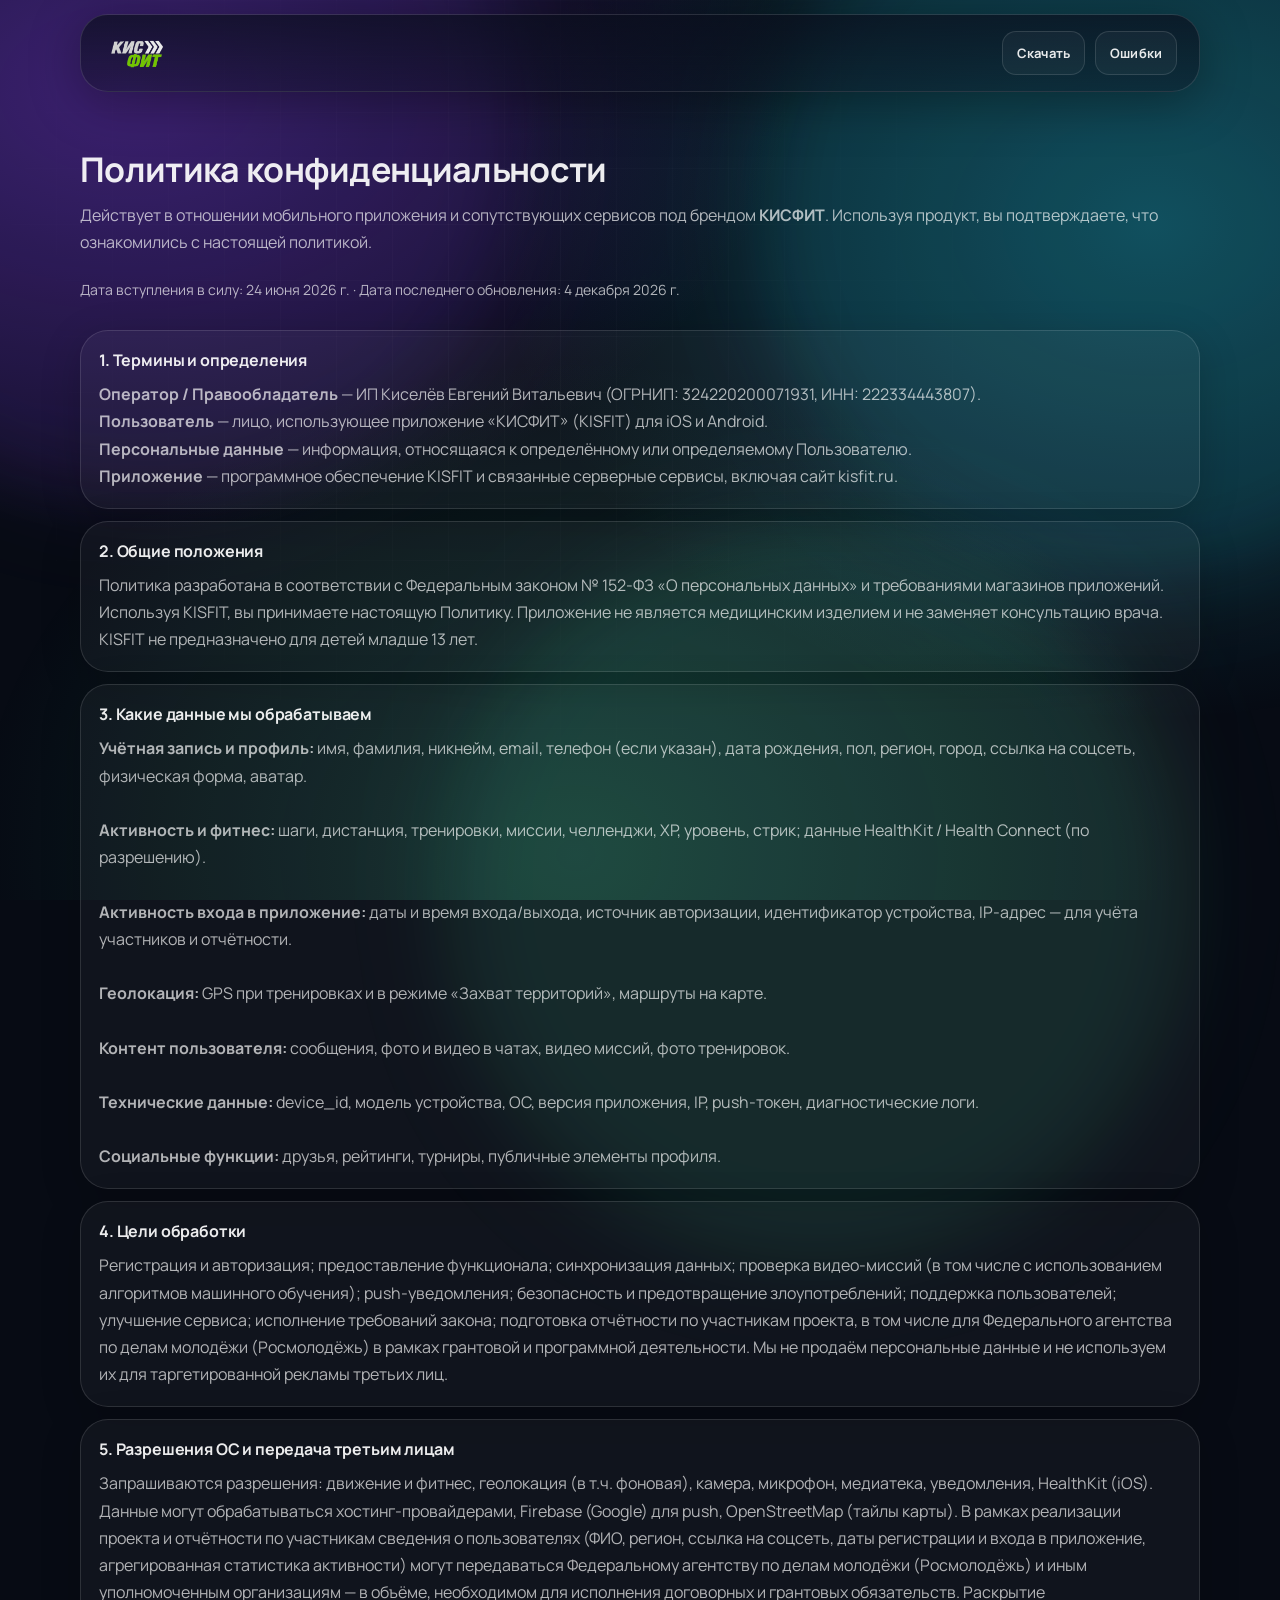
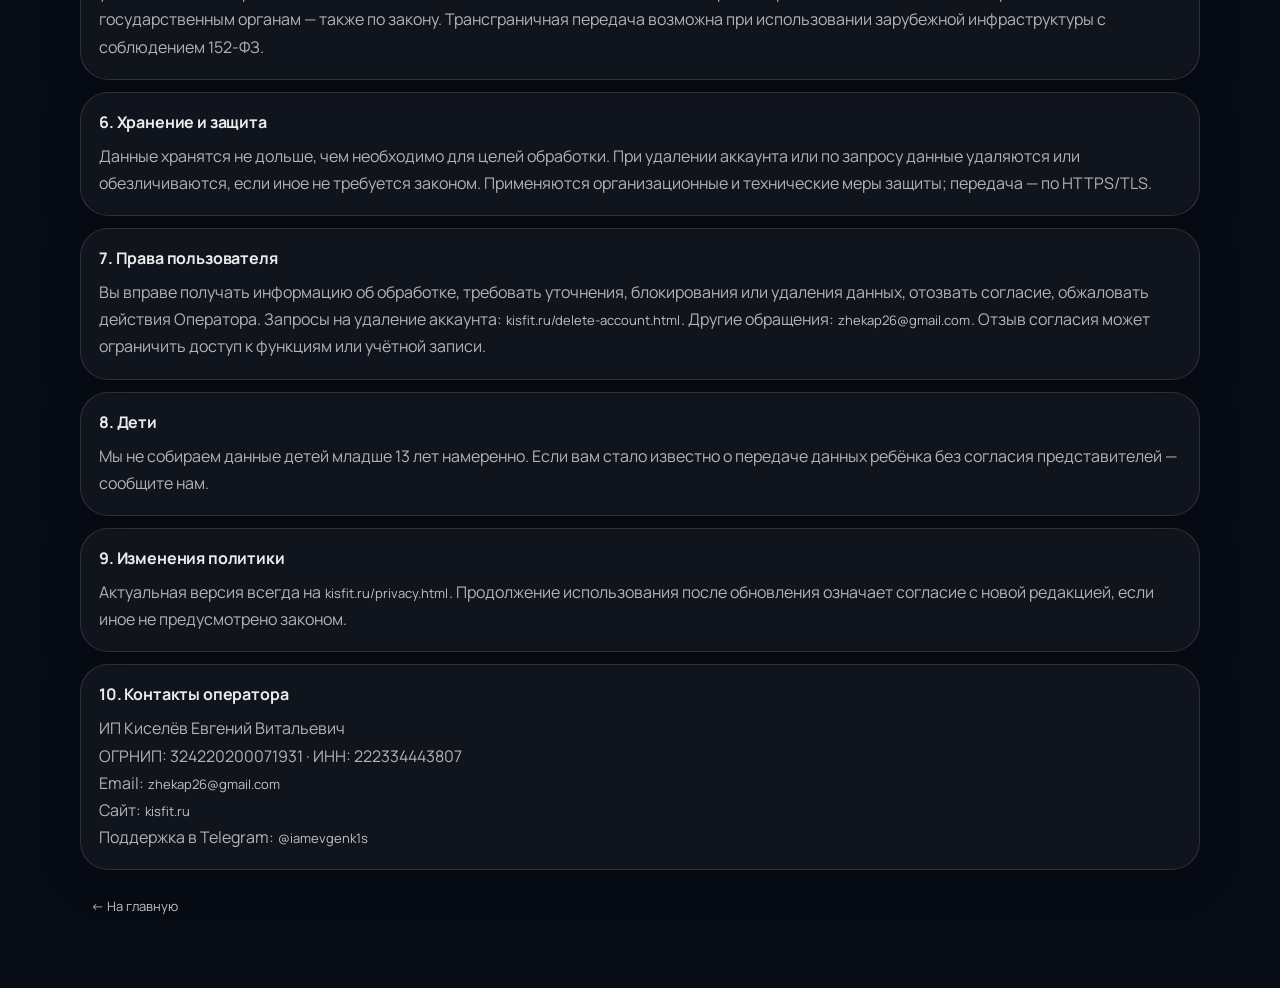
<file: privacy.html>
<!doctype html>
<html lang="ru">
  <head>
    <meta charset="UTF-8" />
    <meta name="viewport" content="width=device-width, initial-scale=1" />
    <meta name="theme-color" content="#0a0f1f" />
    <meta
      name="description"
      content="Политика конфиденциальности приложения КИСФИТ: какие данные обрабатываются и с какой целью."
    />
    <title>КИСФИТ — Политика конфиденциальности</title>
    <link rel="icon" href="./assets/kisfit-logo-wordmark-dark.png" type="image/png" />
    <link rel="apple-touch-icon" href="./assets/kisfit-logo-wordmark-dark.png" />
    <link rel="preconnect" href="https://fonts.googleapis.com" />
    <link rel="preconnect" href="https://fonts.gstatic.com" crossorigin />
    <link
      href="https://fonts.googleapis.com/css2?family=Manrope:wght@300;400;600;700;800&display=swap"
      rel="stylesheet"
    />
    <link rel="stylesheet" href="./styles.css" />
  </head>
  <body>
    <div class="bg" aria-hidden="true">
      <div class="bg__grid"></div>
      <div class="bg__glow bg__glow--a"></div>
      <div class="bg__glow bg__glow--b"></div>
      <div class="bg__glow bg__glow--c"></div>
      <div class="bg__noise"></div>
    </div>

    <header class="header">
      <a class="brand" href="./index.html#top" aria-label="КИСФИТ">
        <img class="brand__logo" src="./assets/kisfit-logo-wordmark-dark.png" alt="КИСФИТ" width="140" height="40" />
      </a>
      <div class="header__actions">
        <a class="btn btn--ghost js-download-modal" href="#">Скачать</a>
        <a class="btn btn--ghost js-feedback-modal" href="#">Ошибки</a>
      </div>
    </header>

    <main class="container legal" style="padding: 54px 0 72px">
      <div class="section__head">
        <h1 class="h2" style="font-size: 34px; letter-spacing: -0.02em">Политика конфиденциальности</h1>
        <p class="muted" style="margin: 0">
          Действует в отношении мобильного приложения и сопутствующих сервисов под брендом <strong>КИСФИТ</strong>.
          Используя продукт, вы подтверждаете, что ознакомились с настоящей политикой.
        </p>
        <p class="muted" style="margin: 0.75rem 0 0; font-size: 14px">
          Дата вступления в силу: 24 июня 2026 г. · Дата последнего обновления: <span id="legal-date"></span>
        </p>
      </div>

      <div class="grid" style="gap: 12px; margin-top: 28px">
        <article class="panel">
          <h2 class="h3">1. Термины и определения</h2>
          <p class="muted">
            <strong>Оператор / Правообладатель</strong> — ИП Киселёв Евгений Витальевич (ОГРНИП: 324220200071931, ИНН: 222334443807).<br />
            <strong>Пользователь</strong> — лицо, использующее приложение «КИСФИТ» (KISFIT) для iOS и Android.<br />
            <strong>Персональные данные</strong> — информация, относящаяся к определённому или определяемому Пользователю.<br />
            <strong>Приложение</strong> — программное обеспечение KISFIT и связанные серверные сервисы, включая сайт kisfit.ru.
          </p>
        </article>

        <article class="panel">
          <h2 class="h3">2. Общие положения</h2>
          <p class="muted">
            Политика разработана в соответствии с Федеральным законом № 152-ФЗ «О персональных данных» и требованиями магазинов приложений.
            Используя KISFIT, вы принимаете настоящую Политику. Приложение не является медицинским изделием и не заменяет консультацию врача.
            KISFIT не предназначено для детей младше 13 лет.
          </p>
        </article>

        <article class="panel">
          <h2 class="h3">3. Какие данные мы обрабатываем</h2>
          <p class="muted">
            <strong>Учётная запись и профиль:</strong> имя, фамилия, никнейм, email, телефон (если указан), дата рождения, пол, регион, город, ссылка на соцсеть, физическая форма, аватар.<br /><br />
            <strong>Активность и фитнес:</strong> шаги, дистанция, тренировки, миссии, челленджи, XP, уровень, стрик; данные HealthKit / Health Connect (по разрешению).<br /><br />
            <strong>Активность входа в приложение:</strong> даты и время входа/выхода, источник авторизации, идентификатор устройства, IP-адрес — для учёта участников и отчётности.<br /><br />
            <strong>Геолокация:</strong> GPS при тренировках и в режиме «Захват территорий», маршруты на карте.<br /><br />
            <strong>Контент пользователя:</strong> сообщения, фото и видео в чатах, видео миссий, фото тренировок.<br /><br />
            <strong>Технические данные:</strong> device_id, модель устройства, ОС, версия приложения, IP, push-токен, диагностические логи.<br /><br />
            <strong>Социальные функции:</strong> друзья, рейтинги, турниры, публичные элементы профиля.
          </p>
        </article>

        <article class="panel">
          <h2 class="h3">4. Цели обработки</h2>
          <p class="muted">
            Регистрация и авторизация; предоставление функционала; синхронизация данных; проверка видео-миссий (в том числе с использованием алгоритмов машинного обучения);
            push-уведомления; безопасность и предотвращение злоупотреблений; поддержка пользователей; улучшение сервиса; исполнение требований закона;
            подготовка отчётности по участникам проекта, в том числе для Федерального агентства по делам молодёжи (Росмолодёжь) в рамках грантовой и программной деятельности.
            Мы не продаём персональные данные и не используем их для таргетированной рекламы третьих лиц.
          </p>
        </article>

        <article class="panel">
          <h2 class="h3">5. Разрешения ОС и передача третьим лицам</h2>
          <p class="muted">
            Запрашиваются разрешения: движение и фитнес, геолокация (в т.ч. фоновая), камера, микрофон, медиатека, уведомления, HealthKit (iOS).
            Данные могут обрабатываться хостинг-провайдерами, Firebase (Google) для push, OpenStreetMap (тайлы карты).
            В рамках реализации проекта и отчётности по участникам сведения о пользователях (ФИО, регион, ссылка на соцсеть, даты регистрации и входа в приложение, агрегированная статистика активности)
            могут передаваться Федеральному агентству по делам молодёжи (Росмолодёжь) и иным уполномоченным организациям — в объёме, необходимом для исполнения договорных и грантовых обязательств.
            Раскрытие государственным органам — также по закону. Трансграничная передача возможна при использовании зарубежной инфраструктуры с соблюдением 152-ФЗ.
          </p>
        </article>

        <article class="panel">
          <h2 class="h3">6. Хранение и защита</h2>
          <p class="muted">
            Данные хранятся не дольше, чем необходимо для целей обработки. При удалении аккаунта или по запросу данные удаляются или обезличиваются,
            если иное не требуется законом. Применяются организационные и технические меры защиты; передача — по HTTPS/TLS.
          </p>
        </article>

        <article class="panel">
          <h2 class="h3">7. Права пользователя</h2>
          <p class="muted">
            Вы вправе получать информацию об обработке, требовать уточнения, блокирования или удаления данных, отозвать согласие,
            обжаловать действия Оператора. Запросы на удаление аккаунта:
            <a class="link link--inline" href="./delete-account.html">kisfit.ru/delete-account.html</a>.
            Другие обращения: <a class="link link--inline" href="mailto:zhekap26@gmail.com">zhekap26@gmail.com</a>.
            Отзыв согласия может ограничить доступ к функциям или учётной записи.
          </p>
        </article>

        <article class="panel">
          <h2 class="h3">8. Дети</h2>
          <p class="muted">
            Мы не собираем данные детей младше 13 лет намеренно. Если вам стало известно о передаче данных ребёнка без согласия представителей — сообщите нам.
          </p>
        </article>

        <article class="panel">
          <h2 class="h3">9. Изменения политики</h2>
          <p class="muted">
            Актуальная версия всегда на <a class="link link--inline" href="https://kisfit.ru/privacy.html">kisfit.ru/privacy.html</a>.
            Продолжение использования после обновления означает согласие с новой редакцией, если иное не предусмотрено законом.
          </p>
        </article>

        <article class="panel">
          <h2 class="h3">10. Контакты оператора</h2>
          <p class="muted">
            ИП Киселёв Евгений Витальевич<br />
            ОГРНИП: 324220200071931 · ИНН: 222334443807<br />
            Email: <a class="link link--inline" href="mailto:zhekap26@gmail.com">zhekap26@gmail.com</a><br />
            Сайт: <a class="link link--inline" href="https://kisfit.ru">kisfit.ru</a><br />
            Поддержка в Telegram: <a class="link link--inline" href="https://t.me/iamevgenk1s">@iamevgenk1s</a>
          </p>
        </article>
      </div>

      <div style="margin-top: 24px">
        <a class="link" href="./index.html">← На главную</a>
      </div>
    </main>

    <div
      id="download-modal"
      class="modal"
      aria-hidden="true"
      role="dialog"
      aria-labelledby="download-modal-title"
      aria-modal="true"
    >
      <div class="modal__backdrop js-download-modal-close" tabindex="-1" aria-hidden="true"></div>
      <div class="modal__dialog modal__dialog--download">
        <button type="button" class="modal__close js-download-modal-close" aria-label="Закрыть">
          <span aria-hidden="true">×</span>
        </button>

        <h2 id="download-modal-title" class="h3">Скачать приложение</h2>
        <p class="muted">
          Установите КИСФИТ из магазина — так проще и безопаснее. APK с сайта тоже доступен сразу, без пароля.
        </p>
        <div class="store-badges store-badges--modal" aria-label="Установить КИСФИТ">
          <a
            class="store-badge store-badge--apple"
            href="https://apps.apple.com/ru/app/%D0%BA%D0%B8%D1%81%D1%84%D0%B8%D1%82-%D1%81%D0%BF%D0%BE%D1%80%D1%82/id6783444953"
            target="_blank"
            rel="noopener noreferrer"
          >
            <svg class="store-badge__icon" viewBox="0 0 24 24" aria-hidden="true">
              <path
                fill="currentColor"
                d="M16.365 1.43c0 1.14-.437 2.202-1.164 3.033-.79.91-2.1 1.516-3.162 1.427-.14-1.117.407-2.284 1.14-3.14C14.01 1.7 15.492 1.08 16.365 1.43zm4.155 15.8c-.48 1.11-.705 1.605-1.32 2.59-.86 1.37-2.07 3.07-3.57 3.08-1.32.02-1.66-.86-3.46-.85-1.8.01-2.18.87-3.5.85-1.5-.01-2.64-1.55-3.5-2.92-1.77-2.78-2.63-6.41-1.27-9.08.96-1.88 2.47-2.97 4.16-2.97 1.55 0 2.53.86 3.82.86 1.25 0 2.01-.87 3.82-.87 1.53 0 3.15.83 4.3 2.26-3.77 2.07-3.16 7.46.52 8.55z"
              />
            </svg>
            <span class="store-badge__texts">
              <span class="store-badge__caption">Загрузить в</span>
              <span class="store-badge__name">App Store</span>
            </span>
          </a>
          <a
            class="store-badge store-badge--google"
            href="https://play.google.com/store/apps/details?id=com.fitzoo.app&amp;hl=ru"
            target="_blank"
            rel="noopener noreferrer"
          >
            <svg class="store-badge__icon store-badge__icon--play" viewBox="0 0 24 24" aria-hidden="true">
              <path fill="#4285F4" d="M3.2 2.1v19.8L13.6 12z" />
              <path fill="#34A853" d="M3.2 2.1 14.4 12l4.8-3.5z" />
              <path fill="#FBBC04" d="M3.2 21.9 14.4 12l4.8 3.5z" />
              <path fill="#EA4335" d="M19.2 8.5 21.6 10c.9.52.9 1.9 0 2.42L19.2 13.9 14.4 12z" />
            </svg>
            <span class="store-badge__texts">
              <span class="store-badge__caption">Доступно в</span>
              <span class="store-badge__name">Google Play</span>
            </span>
          </a>
          <a
            class="store-badge store-badge--rustore"
            href="https://www.rustore.ru/catalog/app/com.fitzoo.app"
            target="_blank"
            rel="noopener noreferrer"
          >
            <svg class="store-badge__icon" viewBox="0 0 24 24" aria-hidden="true">
              <rect width="24" height="24" rx="6" fill="#00BFA5" />
              <path
                fill="#fff"
                d="M7.1 6.2h5.2c2.5 0 4.1 1.45 4.1 3.55 0 1.55-.85 2.7-2.25 3.2l2.75 4.85h-2.6l-2.5-4.4H9.4v4.4H7.1V6.2zm2.3 1.85V12h2.75c1.2 0 1.95-.65 1.95-1.7s-.75-1.7-1.95-1.7H9.4z"
              />
            </svg>
            <span class="store-badge__texts">
              <span class="store-badge__caption">Скачать в</span>
              <span class="store-badge__name">RuStore</span>
            </span>
          </a>
        </div>
        <div class="modal__actions modal__actions--stack">
          <a class="btn btn--ghost" href="./tester.html">Скачать APK с сайта</a>
          <button type="button" class="btn btn--ghost js-download-modal-close">Закрыть</button>
        </div>
      </div>
    </div>

    <div
      id="feedback-modal"
      class="modal"
      aria-hidden="true"
      role="dialog"
      aria-labelledby="feedback-modal-title"
      aria-modal="true"
    >
      <div class="modal__backdrop js-feedback-modal-close" tabindex="-1" aria-hidden="true"></div>
      <div class="modal__dialog">
        <button type="button" class="modal__close js-feedback-modal-close" aria-label="Закрыть">
          <span aria-hidden="true">×</span>
        </button>
        <h2 id="feedback-modal-title" class="h3">Обратная связь</h2>
        <p class="muted">Сообщите об ошибке или проблеме. Можно прикрепить скриншоты.</p>
        <div class="modal__field">
          <label class="modal__label" for="feedback-description">Описание</label>
          <textarea class="form__textarea" id="feedback-description" maxlength="6000" placeholder="Что произошло?"></textarea>
        </div>
        <div class="modal__field">
          <label class="modal__label" for="feedback-steps">Шаги (необязательно)</label>
          <textarea
            class="form__textarea"
            id="feedback-steps"
            maxlength="6000"
            placeholder="Как повторить: 1) … 2) … 3) …"
          ></textarea>
        </div>
        <div class="modal__field">
          <label class="modal__label" for="feedback-contact">Контакт (необязательно)</label>
          <input class="form__input" id="feedback-contact" maxlength="200" placeholder="email или @telegram" />
        </div>
        <div class="modal__field">
          <label class="modal__label" for="feedback-screens">Скриншоты (до 6)</label>
          <input class="modal__file" id="feedback-screens" type="file" accept="image/*" multiple />
          <div class="modal__hint">PNG/JPG/WebP, до 5MB каждый.</div>
        </div>
        <p id="feedback-error" class="modal__error" role="alert" hidden></p>
        <p id="feedback-ok" class="muted" hidden></p>
        <div class="modal__actions modal__actions--stack">
          <button type="button" class="btn btn--primary" id="feedback-submit">
            <span class="btn__shine" aria-hidden="true"></span>
            Отправить
          </button>
          <button type="button" class="btn btn--ghost js-feedback-modal-close">Закрыть</button>
        </div>
      </div>
    </div>

    <script>
      document.getElementById("legal-date").textContent = new Date().toLocaleDateString("ru-RU", {
        year: "numeric",
        month: "long",
        day: "numeric",
      });
    </script>
    <script src="./script.js"></script>
  </body>
</html>
</file>
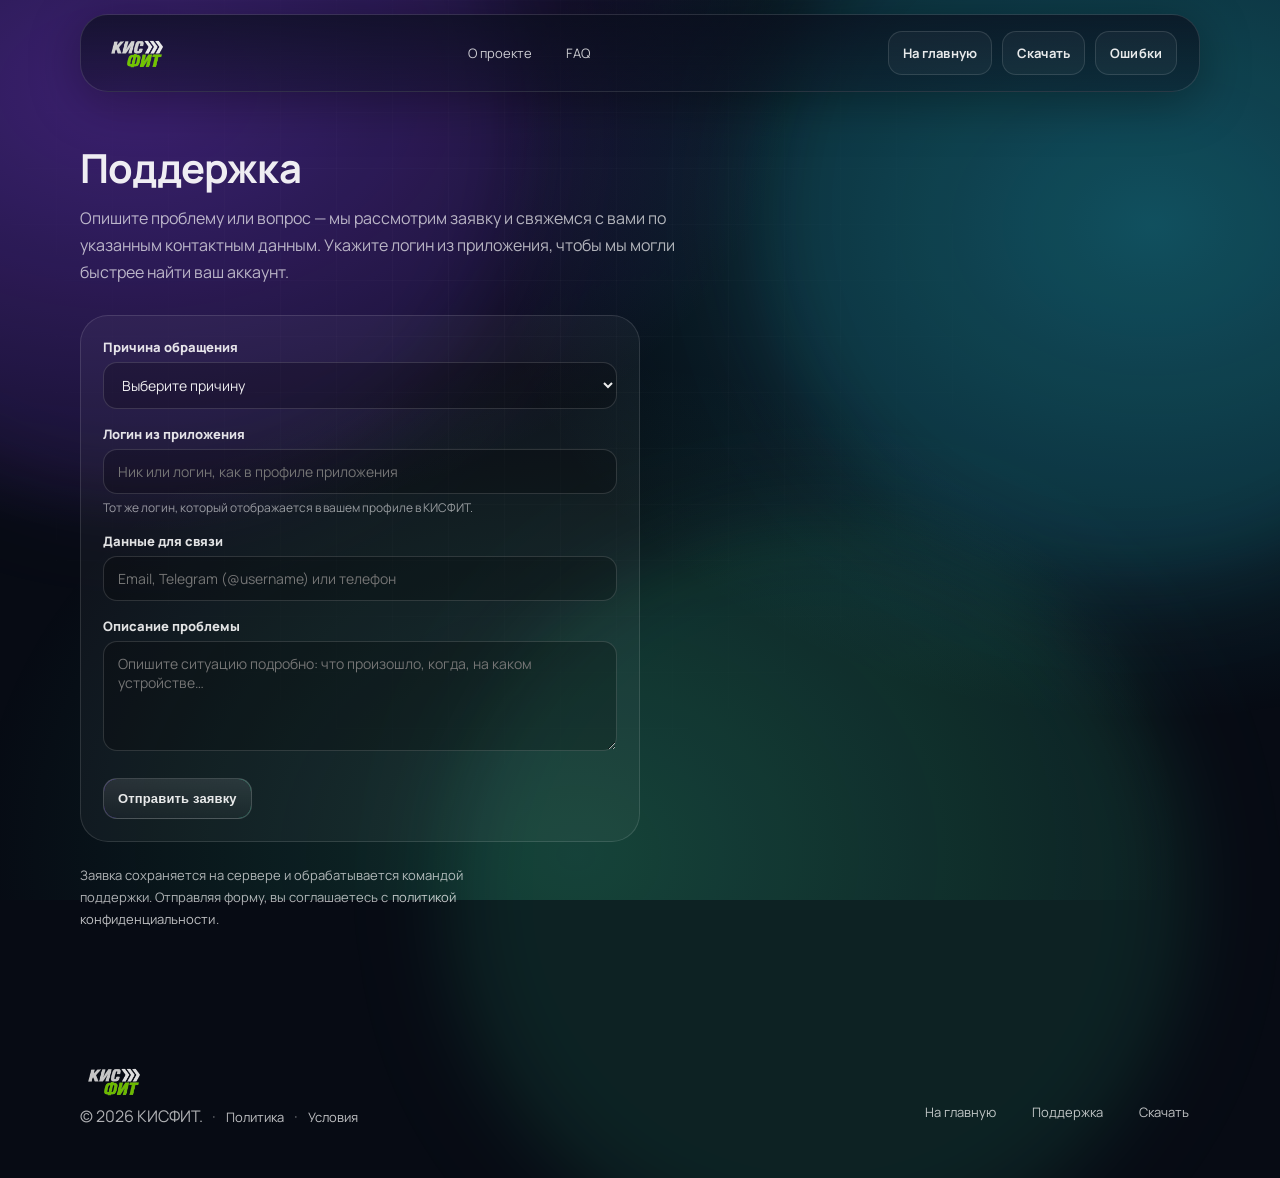
<file: support.html>
<!doctype html>
<html lang="ru">
  <head>
    <meta charset="UTF-8" />
    <meta name="viewport" content="width=device-width, initial-scale=1" />
    <meta name="theme-color" content="#0a0f1f" />
    <meta
      name="description"
      content="Обращение в поддержку КИСФИТ: опишите проблему, укажите логин из приложения и контакт для связи."
    />
    <title>КИСФИТ — Поддержка</title>
    <link rel="icon" href="./assets/kisfit-logo-wordmark-dark.png" type="image/png" />
    <link rel="apple-touch-icon" href="./assets/kisfit-logo-wordmark-dark.png" />
    <link rel="preconnect" href="https://fonts.googleapis.com" />
    <link rel="preconnect" href="https://fonts.gstatic.com" crossorigin />
    <link
      href="https://fonts.googleapis.com/css2?family=Manrope:wght@300;400;600;700;800&display=swap"
      rel="stylesheet"
    />
    <link rel="stylesheet" href="./styles.css" />
  </head>
  <body>
    <div class="bg" aria-hidden="true">
      <div class="bg__grid"></div>
      <div class="bg__glow bg__glow--a"></div>
      <div class="bg__glow bg__glow--b"></div>
      <div class="bg__glow bg__glow--c"></div>
      <div class="bg__noise"></div>
    </div>

    <header class="header">
      <a class="brand" href="./index.html#top" aria-label="КИСФИТ">
        <img class="brand__logo" src="./assets/kisfit-logo-wordmark-dark.png" alt="КИСФИТ" width="140" height="40" />
      </a>
      <nav class="nav" aria-label="Навигация">
        <a class="nav__link" href="./index.html#about">О проекте</a>
        <a class="nav__link" href="./index.html#faq">FAQ</a>
      </nav>
      <div class="header__actions">
        <a class="btn btn--ghost" href="./index.html">На главную</a>
        <a class="btn btn--ghost js-download-modal" href="#">Скачать</a>
        <a class="btn btn--ghost js-feedback-modal" href="#">Ошибки</a>
      </div>
    </header>

    <main class="container beta-page">
      <div class="beta-page__intro section__head">
        <h1 class="h2" style="font-size: clamp(28px, 4vw, 40px); margin: 0; letter-spacing: -0.02em">
          Поддержка
        </h1>
        <p class="muted" style="margin: 0">
          Опишите проблему или вопрос — мы рассмотрим заявку и свяжемся с вами по указанным контактным данным.
          Укажите логин из приложения, чтобы мы могли быстрее найти ваш аккаунт.
        </p>
      </div>

      <form id="support-form" class="form-card reveal" novalidate>
        <div class="form__field" data-field="reason">
          <label class="form__label" for="support-reason">Причина обращения</label>
          <select class="form__select" id="support-reason" name="reason" required>
            <option value="" selected disabled>Выберите причину</option>
            <option value="Проблемы с приложением">Проблемы с приложением</option>
            <option value="Восстановление аккаунта">Восстановление аккаунта</option>
            <option value="Вопрос по оплате или покупкам">Вопрос по оплате или покупкам</option>
            <option value="Техническая ошибка">Техническая ошибка</option>
            <option value="Предложение или обратная связь">Предложение или обратная связь</option>
            <option value="Другое">Другое</option>
          </select>
          <span class="form__error" role="alert">Выберите причину обращения.</span>
        </div>

        <div class="form__field" data-field="appLogin">
          <label class="form__label" for="support-app-login">Логин из приложения</label>
          <input
            class="form__input"
            id="support-app-login"
            name="appLogin"
            type="text"
            autocomplete="username"
            required
            maxlength="120"
            placeholder="Ник или логин, как в профиле приложения"
          />
          <p class="form__hint">Тот же логин, который отображается в вашем профиле в КИСФИТ.</p>
          <span class="form__error" role="alert">Укажите логин из приложения.</span>
        </div>

        <div class="form__field" data-field="contact">
          <label class="form__label" for="support-contact">Данные для связи</label>
          <input
            class="form__input"
            id="support-contact"
            name="contact"
            type="text"
            autocomplete="email"
            required
            maxlength="300"
            placeholder="Email, Telegram (@username) или телефон"
          />
          <span class="form__error" role="alert">Укажите, как с вами связаться.</span>
        </div>

        <div class="form__field" data-field="description">
          <label class="form__label" for="support-description">Описание проблемы</label>
          <textarea
            class="form__textarea"
            id="support-description"
            name="description"
            required
            maxlength="4000"
            placeholder="Опишите ситуацию подробно: что произошло, когда, на каком устройстве…"
          ></textarea>
          <span class="form__error" role="alert">Опишите проблему (не менее 10 символов).</span>
        </div>

        <div class="form__actions">
          <button type="submit" class="btn btn--primary">
            <span class="btn__shine" aria-hidden="true"></span>
            Отправить заявку
          </button>
        </div>

        <div id="form-success" class="form__success"></div>
      </form>

      <p class="muted" style="margin-top: 22px; max-width: 56ch; font-size: 13px">
        Заявка сохраняется на сервере и обрабатывается командой поддержки. Отправляя форму, вы соглашаетесь с
        <a class="link link--inline" href="./privacy.html">политикой конфиденциальности</a>.
      </p>
    </main>

    <footer class="footer container">
      <div class="footer__left">
        <div class="brand brand--footer">
          <img class="brand__logo" src="./assets/kisfit-logo-wordmark-dark.png" alt="КИСФИТ" width="140" height="40" loading="lazy" />
        </div>
        <div class="muted">
          © <span id="year"></span> КИСФИТ.
          <span class="sep">·</span>
          <a class="link link--inline" href="./privacy.html">Политика</a>
          <span class="sep">·</span>
          <a class="link link--inline" href="./terms.html">Условия</a>
        </div>
      </div>
      <div class="footer__right">
        <a class="link" href="./index.html">На главную</a>
        <a class="link" href="./support.html">Поддержка</a>
        <a class="link js-download-modal" href="#">Скачать</a>
      </div>
    </footer>

    <div
      id="download-modal"
      class="modal"
      aria-hidden="true"
      role="dialog"
      aria-labelledby="download-modal-title"
      aria-modal="true"
    >
      <div class="modal__backdrop js-download-modal-close" tabindex="-1" aria-hidden="true"></div>
      <div class="modal__dialog modal__dialog--download">
        <button type="button" class="modal__close js-download-modal-close" aria-label="Закрыть">
          <span aria-hidden="true">×</span>
        </button>
        <h2 id="download-modal-title" class="h3">Скачать приложение</h2>
        <p class="muted">
          Установите КИСФИТ из магазина — так проще и безопаснее. APK с сайта тоже доступен сразу, без пароля.
        </p>
        <div class="store-badges store-badges--modal" aria-label="Установить КИСФИТ">
          <a
            class="store-badge store-badge--apple"
            href="https://apps.apple.com/ru/app/%D0%BA%D0%B8%D1%81%D1%84%D0%B8%D1%82-%D1%81%D0%BF%D0%BE%D1%80%D1%82/id6783444953"
            target="_blank"
            rel="noopener noreferrer"
          >
            <svg class="store-badge__icon" viewBox="0 0 24 24" aria-hidden="true">
              <path
                fill="currentColor"
                d="M16.365 1.43c0 1.14-.437 2.202-1.164 3.033-.79.91-2.1 1.516-3.162 1.427-.14-1.117.407-2.284 1.14-3.14C14.01 1.7 15.492 1.08 16.365 1.43zm4.155 15.8c-.48 1.11-.705 1.605-1.32 2.59-.86 1.37-2.07 3.07-3.57 3.08-1.32.02-1.66-.86-3.46-.85-1.8.01-2.18.87-3.5.85-1.5-.01-2.64-1.55-3.5-2.92-1.77-2.78-2.63-6.41-1.27-9.08.96-1.88 2.47-2.97 4.16-2.97 1.55 0 2.53.86 3.82.86 1.25 0 2.01-.87 3.82-.87 1.53 0 3.15.83 4.3 2.26-3.77 2.07-3.16 7.46.52 8.55z"
              />
            </svg>
            <span class="store-badge__texts">
              <span class="store-badge__caption">Загрузить в</span>
              <span class="store-badge__name">App Store</span>
            </span>
          </a>
          <a
            class="store-badge store-badge--google"
            href="https://play.google.com/store/apps/details?id=com.fitzoo.app&amp;hl=ru"
            target="_blank"
            rel="noopener noreferrer"
          >
            <svg class="store-badge__icon store-badge__icon--play" viewBox="0 0 24 24" aria-hidden="true">
              <path fill="#4285F4" d="M3.2 2.1v19.8L13.6 12z" />
              <path fill="#34A853" d="M3.2 2.1 14.4 12l4.8-3.5z" />
              <path fill="#FBBC04" d="M3.2 21.9 14.4 12l4.8 3.5z" />
              <path fill="#EA4335" d="M19.2 8.5 21.6 10c.9.52.9 1.9 0 2.42L19.2 13.9 14.4 12z" />
            </svg>
            <span class="store-badge__texts">
              <span class="store-badge__caption">Доступно в</span>
              <span class="store-badge__name">Google Play</span>
            </span>
          </a>
          <a
            class="store-badge store-badge--rustore"
            href="https://www.rustore.ru/catalog/app/com.fitzoo.app"
            target="_blank"
            rel="noopener noreferrer"
          >
            <svg class="store-badge__icon" viewBox="0 0 24 24" aria-hidden="true">
              <rect width="24" height="24" rx="6" fill="#00BFA5" />
              <path
                fill="#fff"
                d="M7.1 6.2h5.2c2.5 0 4.1 1.45 4.1 3.55 0 1.55-.85 2.7-2.25 3.2l2.75 4.85h-2.6l-2.5-4.4H9.4v4.4H7.1V6.2zm2.3 1.85V12h2.75c1.2 0 1.95-.65 1.95-1.7s-.75-1.7-1.95-1.7H9.4z"
              />
            </svg>
            <span class="store-badge__texts">
              <span class="store-badge__caption">Скачать в</span>
              <span class="store-badge__name">RuStore</span>
            </span>
          </a>
        </div>
        <div class="modal__actions modal__actions--stack">
          <a class="btn btn--ghost" href="./tester.html">Скачать APK с сайта</a>
          <button type="button" class="btn btn--ghost js-download-modal-close">Закрыть</button>
        </div>
      </div>
    </div>

    <div
      id="feedback-modal"
      class="modal"
      aria-hidden="true"
      role="dialog"
      aria-labelledby="feedback-modal-title"
      aria-modal="true"
    >
      <div class="modal__backdrop js-feedback-modal-close" tabindex="-1" aria-hidden="true"></div>
      <div class="modal__dialog">
        <button type="button" class="modal__close js-feedback-modal-close" aria-label="Закрыть">
          <span aria-hidden="true">×</span>
        </button>
        <h2 id="feedback-modal-title" class="h3">Обратная связь</h2>
        <p class="muted">Сообщите об ошибке или проблеме на сайте. Можно прикрепить скриншоты.</p>
        <div class="modal__field">
          <label class="modal__label" for="feedback-description">Описание</label>
          <textarea class="form__textarea" id="feedback-description" maxlength="6000" placeholder="Что произошло?"></textarea>
        </div>
        <div class="modal__field">
          <label class="modal__label" for="feedback-contact">Контакт (необязательно)</label>
          <input class="form__input" id="feedback-contact" maxlength="200" placeholder="email или @telegram" />
        </div>
        <div class="modal__field">
          <label class="modal__label" for="feedback-screens">Скриншоты (до 6)</label>
          <input class="modal__file" id="feedback-screens" type="file" accept="image/*" multiple />
        </div>
        <p id="feedback-error" class="modal__error" role="alert" hidden></p>
        <p id="feedback-ok" class="muted" hidden></p>
        <div class="modal__actions modal__actions--stack">
          <button type="button" class="btn btn--primary" id="feedback-submit">
            <span class="btn__shine" aria-hidden="true"></span>
            Отправить
          </button>
          <button type="button" class="btn btn--ghost js-feedback-modal-close">Закрыть</button>
        </div>
      </div>
    </div>

    <script src="./script.js"></script>
    <script src="./support.js"></script>
  </body>
</html>
</file>
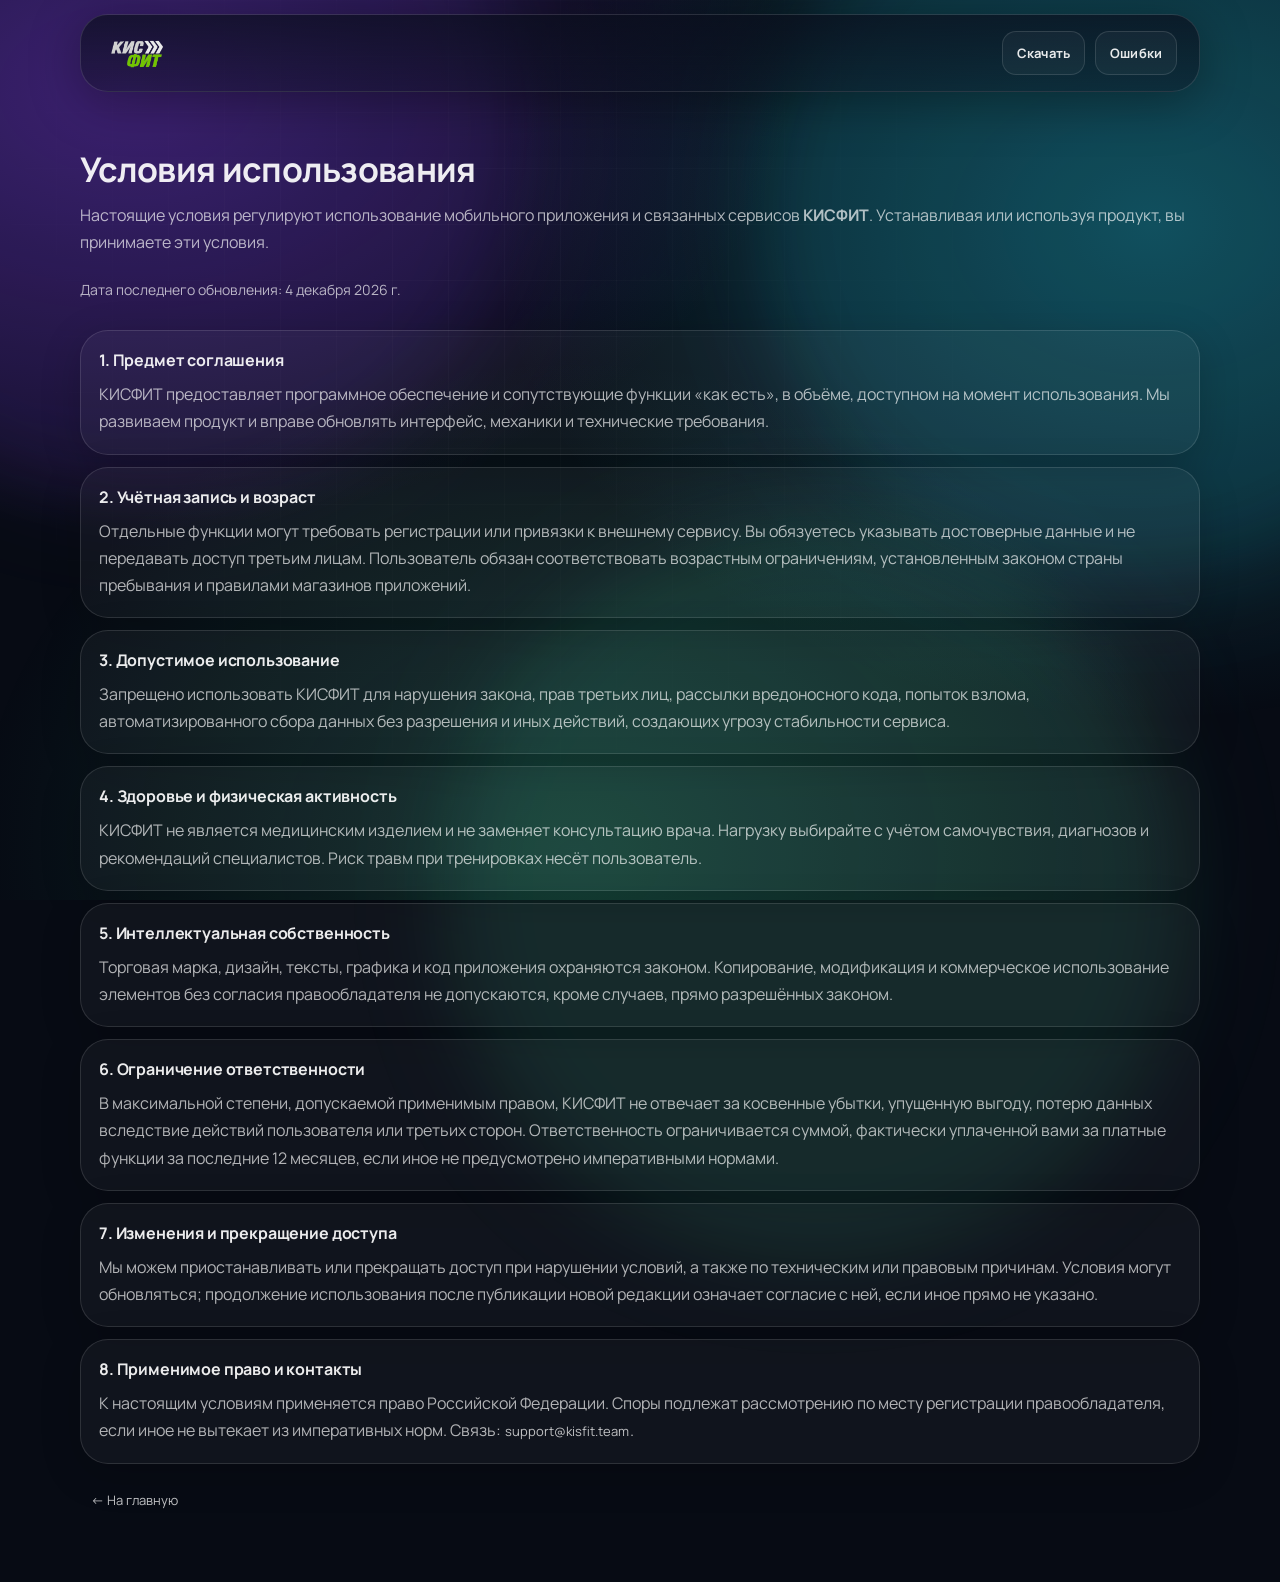
<file: terms.html>
<!doctype html>
<html lang="ru">
  <head>
    <meta charset="UTF-8" />
    <meta name="viewport" content="width=device-width, initial-scale=1" />
    <meta name="theme-color" content="#0a0f1f" />
    <meta
      name="description"
      content="Условия использования приложения КИСФИТ: правила доступа, ответственность и ограничения."
    />
    <title>КИСФИТ — Условия использования</title>
    <link rel="icon" href="./assets/kisfit-logo-wordmark-dark.png" type="image/png" />
    <link rel="apple-touch-icon" href="./assets/kisfit-logo-wordmark-dark.png" />
    <link rel="preconnect" href="https://fonts.googleapis.com" />
    <link rel="preconnect" href="https://fonts.gstatic.com" crossorigin />
    <link
      href="https://fonts.googleapis.com/css2?family=Manrope:wght@300;400;600;700;800&display=swap"
      rel="stylesheet"
    />
    <link rel="stylesheet" href="./styles.css" />
  </head>
  <body>
    <div class="bg" aria-hidden="true">
      <div class="bg__grid"></div>
      <div class="bg__glow bg__glow--a"></div>
      <div class="bg__glow bg__glow--b"></div>
      <div class="bg__glow bg__glow--c"></div>
      <div class="bg__noise"></div>
    </div>

    <header class="header">
      <a class="brand" href="./index.html#top" aria-label="КИСФИТ">
        <img class="brand__logo" src="./assets/kisfit-logo-wordmark-dark.png" alt="КИСФИТ" width="140" height="40" />
      </a>
      <div class="header__actions">
        <a class="btn btn--ghost js-download-modal" href="#">Скачать</a>
        <a class="btn btn--ghost js-feedback-modal" href="#">Ошибки</a>
      </div>
    </header>

    <main class="container legal" style="padding: 54px 0 72px">
      <div class="section__head">
        <h1 class="h2" style="font-size: 34px; letter-spacing: -0.02em">Условия использования</h1>
        <p class="muted" style="margin: 0">
          Настоящие условия регулируют использование мобильного приложения и связанных сервисов <strong>КИСФИТ</strong>.
          Устанавливая или используя продукт, вы принимаете эти условия.
        </p>
        <p class="muted" style="margin: 0.75rem 0 0; font-size: 14px">Дата последнего обновления: <span id="legal-date"></span></p>
      </div>

      <div class="grid" style="gap: 12px; margin-top: 28px">
        <article class="panel">
          <h2 class="h3">1. Предмет соглашения</h2>
          <p class="muted">
            КИСФИТ предоставляет программное обеспечение и сопутствующие функции «как есть», в объёме, доступном на момент использования.
            Мы развиваем продукт и вправе обновлять интерфейс, механики и технические требования.
          </p>
        </article>

        <article class="panel">
          <h2 class="h3">2. Учётная запись и возраст</h2>
          <p class="muted">
            Отдельные функции могут требовать регистрации или привязки к внешнему сервису. Вы обязуетесь указывать достоверные данные
            и не передавать доступ третьим лицам. Пользователь обязан соответствовать возрастным ограничениям, установленным законом
            страны пребывания и правилами магазинов приложений.
          </p>
        </article>

        <article class="panel">
          <h2 class="h3">3. Допустимое использование</h2>
          <p class="muted">
            Запрещено использовать КИСФИТ для нарушения закона, прав третьих лиц, рассылки вредоносного кода, попыток взлома,
            автоматизированного сбора данных без разрешения и иных действий, создающих угрозу стабильности сервиса.
          </p>
        </article>

        <article class="panel">
          <h2 class="h3">4. Здоровье и физическая активность</h2>
          <p class="muted">
            КИСФИТ не является медицинским изделием и не заменяет консультацию врача. Нагрузку выбирайте с учётом самочувствия,
            диагнозов и рекомендаций специалистов. Риск травм при тренировках несёт пользователь.
          </p>
        </article>

        <article class="panel">
          <h2 class="h3">5. Интеллектуальная собственность</h2>
          <p class="muted">
            Торговая марка, дизайн, тексты, графика и код приложения охраняются законом. Копирование, модификация и коммерческое
            использование элементов без согласия правообладателя не допускаются, кроме случаев, прямо разрешённых законом.
          </p>
        </article>

        <article class="panel">
          <h2 class="h3">6. Ограничение ответственности</h2>
          <p class="muted">
            В максимальной степени, допускаемой применимым правом, КИСФИТ не отвечает за косвенные убытки, упущенную выгоду,
            потерю данных вследствие действий пользователя или третьих сторон. Ответственность ограничивается суммой,
            фактически уплаченной вами за платные функции за последние 12 месяцев, если иное не предусмотрено императивными нормами.
          </p>
        </article>

        <article class="panel">
          <h2 class="h3">7. Изменения и прекращение доступа</h2>
          <p class="muted">
            Мы можем приостанавливать или прекращать доступ при нарушении условий, а также по техническим или правовым причинам.
            Условия могут обновляться; продолжение использования после публикации новой редакции означает согласие с ней,
            если иное прямо не указано.
          </p>
        </article>

        <article class="panel">
          <h2 class="h3">8. Применимое право и контакты</h2>
          <p class="muted">
            К настоящим условиям применяется право Российской Федерации. Споры подлежат рассмотрению по месту регистрации
            правообладателя, если иное не вытекает из императивных норм. Связь: <a class="link link--inline" href="mailto:support@kisfit.team">support@kisfit.team</a>.
          </p>
        </article>
      </div>

      <div style="margin-top: 24px">
        <a class="link" href="./index.html">← На главную</a>
      </div>
    </main>

    <div
      id="download-modal"
      class="modal"
      aria-hidden="true"
      role="dialog"
      aria-labelledby="download-modal-title"
      aria-modal="true"
    >
      <div class="modal__backdrop js-download-modal-close" tabindex="-1" aria-hidden="true"></div>
      <div class="modal__dialog modal__dialog--download">
        <button type="button" class="modal__close js-download-modal-close" aria-label="Закрыть">
          <span aria-hidden="true">×</span>
        </button>

        <h2 id="download-modal-title" class="h3">Скачать приложение</h2>
        <p class="muted">
          Установите КИСФИТ из магазина — так проще и безопаснее. APK с сайта тоже доступен сразу, без пароля.
        </p>
        <div class="store-badges store-badges--modal" aria-label="Установить КИСФИТ">
          <a
            class="store-badge store-badge--apple"
            href="https://apps.apple.com/ru/app/%D0%BA%D0%B8%D1%81%D1%84%D0%B8%D1%82-%D1%81%D0%BF%D0%BE%D1%80%D1%82/id6783444953"
            target="_blank"
            rel="noopener noreferrer"
          >
            <svg class="store-badge__icon" viewBox="0 0 24 24" aria-hidden="true">
              <path
                fill="currentColor"
                d="M16.365 1.43c0 1.14-.437 2.202-1.164 3.033-.79.91-2.1 1.516-3.162 1.427-.14-1.117.407-2.284 1.14-3.14C14.01 1.7 15.492 1.08 16.365 1.43zm4.155 15.8c-.48 1.11-.705 1.605-1.32 2.59-.86 1.37-2.07 3.07-3.57 3.08-1.32.02-1.66-.86-3.46-.85-1.8.01-2.18.87-3.5.85-1.5-.01-2.64-1.55-3.5-2.92-1.77-2.78-2.63-6.41-1.27-9.08.96-1.88 2.47-2.97 4.16-2.97 1.55 0 2.53.86 3.82.86 1.25 0 2.01-.87 3.82-.87 1.53 0 3.15.83 4.3 2.26-3.77 2.07-3.16 7.46.52 8.55z"
              />
            </svg>
            <span class="store-badge__texts">
              <span class="store-badge__caption">Загрузить в</span>
              <span class="store-badge__name">App Store</span>
            </span>
          </a>
          <a
            class="store-badge store-badge--google"
            href="https://play.google.com/store/apps/details?id=com.fitzoo.app&amp;hl=ru"
            target="_blank"
            rel="noopener noreferrer"
          >
            <svg class="store-badge__icon store-badge__icon--play" viewBox="0 0 24 24" aria-hidden="true">
              <path fill="#4285F4" d="M3.2 2.1v19.8L13.6 12z" />
              <path fill="#34A853" d="M3.2 2.1 14.4 12l4.8-3.5z" />
              <path fill="#FBBC04" d="M3.2 21.9 14.4 12l4.8 3.5z" />
              <path fill="#EA4335" d="M19.2 8.5 21.6 10c.9.52.9 1.9 0 2.42L19.2 13.9 14.4 12z" />
            </svg>
            <span class="store-badge__texts">
              <span class="store-badge__caption">Доступно в</span>
              <span class="store-badge__name">Google Play</span>
            </span>
          </a>
          <a
            class="store-badge store-badge--rustore"
            href="https://www.rustore.ru/catalog/app/com.fitzoo.app"
            target="_blank"
            rel="noopener noreferrer"
          >
            <svg class="store-badge__icon" viewBox="0 0 24 24" aria-hidden="true">
              <rect width="24" height="24" rx="6" fill="#00BFA5" />
              <path
                fill="#fff"
                d="M7.1 6.2h5.2c2.5 0 4.1 1.45 4.1 3.55 0 1.55-.85 2.7-2.25 3.2l2.75 4.85h-2.6l-2.5-4.4H9.4v4.4H7.1V6.2zm2.3 1.85V12h2.75c1.2 0 1.95-.65 1.95-1.7s-.75-1.7-1.95-1.7H9.4z"
              />
            </svg>
            <span class="store-badge__texts">
              <span class="store-badge__caption">Скачать в</span>
              <span class="store-badge__name">RuStore</span>
            </span>
          </a>
        </div>
        <div class="modal__actions modal__actions--stack">
          <a class="btn btn--ghost" href="./tester.html">Скачать APK с сайта</a>
          <button type="button" class="btn btn--ghost js-download-modal-close">Закрыть</button>
        </div>
      </div>
    </div>

    <div
      id="feedback-modal"
      class="modal"
      aria-hidden="true"
      role="dialog"
      aria-labelledby="feedback-modal-title"
      aria-modal="true"
    >
      <div class="modal__backdrop js-feedback-modal-close" tabindex="-1" aria-hidden="true"></div>
      <div class="modal__dialog">
        <button type="button" class="modal__close js-feedback-modal-close" aria-label="Закрыть">
          <span aria-hidden="true">×</span>
        </button>
        <h2 id="feedback-modal-title" class="h3">Обратная связь</h2>
        <p class="muted">Сообщите об ошибке или проблеме. Можно прикрепить скриншоты.</p>
        <div class="modal__field">
          <label class="modal__label" for="feedback-description">Описание</label>
          <textarea class="form__textarea" id="feedback-description" maxlength="6000" placeholder="Что произошло?"></textarea>
        </div>
        <div class="modal__field">
          <label class="modal__label" for="feedback-steps">Шаги (необязательно)</label>
          <textarea
            class="form__textarea"
            id="feedback-steps"
            maxlength="6000"
            placeholder="Как повторить: 1) … 2) … 3) …"
          ></textarea>
        </div>
        <div class="modal__field">
          <label class="modal__label" for="feedback-contact">Контакт (необязательно)</label>
          <input class="form__input" id="feedback-contact" maxlength="200" placeholder="email или @telegram" />
        </div>
        <div class="modal__field">
          <label class="modal__label" for="feedback-screens">Скриншоты (до 6)</label>
          <input class="modal__file" id="feedback-screens" type="file" accept="image/*" multiple />
          <div class="modal__hint">PNG/JPG/WebP, до 5MB каждый.</div>
        </div>
        <p id="feedback-error" class="modal__error" role="alert" hidden></p>
        <p id="feedback-ok" class="muted" hidden></p>
        <div class="modal__actions modal__actions--stack">
          <button type="button" class="btn btn--primary" id="feedback-submit">
            <span class="btn__shine" aria-hidden="true"></span>
            Отправить
          </button>
          <button type="button" class="btn btn--ghost js-feedback-modal-close">Закрыть</button>
        </div>
      </div>
    </div>

    <script>
      document.getElementById("legal-date").textContent = new Date().toLocaleDateString("ru-RU", {
        year: "numeric",
        month: "long",
        day: "numeric",
      });
    </script>
    <script src="./script.js"></script>
  </body>
</html>
</file>
<file: styles.css>
:root {
  --bg: #070b14;
  --fg: rgba(255, 255, 255, 0.92);
  --muted: rgba(255, 255, 255, 0.68);
  --muted-2: rgba(255, 255, 255, 0.56);
  --stroke: rgba(255, 255, 255, 0.12);
  --stroke-2: rgba(255, 255, 255, 0.18);
  --glass: rgba(255, 255, 255, 0.06);
  --shadow: 0 24px 80px rgba(0, 0, 0, 0.45);
  --shadow-soft: 0 10px 50px rgba(0, 0, 0, 0.35);

  --a: #7c3aed;
  --b: #22d3ee;
  --c: #34d399;
  --hot: #fb7185;
  --gold: #fbbf24;
  --grad: linear-gradient(90deg, var(--a), var(--b), var(--c));
  --grad-2: radial-gradient(1200px 800px at 10% 10%, rgba(124, 58, 237, 0.35), transparent 55%),
    radial-gradient(1200px 900px at 90% 25%, rgba(34, 211, 238, 0.25), transparent 55%),
    radial-gradient(1100px 900px at 45% 95%, rgba(52, 211, 153, 0.18), transparent 55%);

  --radius: 22px;
  --radius-2: 28px;

  --container: 1120px;
}

*,
*::before,
*::after {
  box-sizing: border-box;
}

html,
body {
  height: 100%;
}

body {
  margin: 0;
  font-family: "Manrope", system-ui, -apple-system, Segoe UI, Roboto, Helvetica, Arial, sans-serif;
  background: var(--bg);
  color: var(--fg);
  overflow-x: hidden;
}

a {
  color: inherit;
  text-decoration: none;
}

.container {
  width: min(var(--container), calc(100% - 44px));
  margin: 0 auto;
}

.bg {
  position: fixed;
  inset: 0;
  z-index: -1;
  background: var(--grad-2);
}

.bg__grid {
  position: absolute;
  inset: 0;
  background-image: linear-gradient(rgba(255, 255, 255, 0.04) 1px, transparent 1px),
    linear-gradient(90deg, rgba(255, 255, 255, 0.04) 1px, transparent 1px);
  background-size: 56px 56px;
  mask-image: radial-gradient(circle at 40% 35%, rgba(0, 0, 0, 1) 0%, rgba(0, 0, 0, 0) 62%);
  opacity: 0.7;
  transform: translateZ(0);
}

.bg__glow {
  position: absolute;
  width: 740px;
  height: 740px;
  border-radius: 50%;
  filter: blur(70px);
  opacity: 0.22;
  mix-blend-mode: screen;
}

.bg__glow--a {
  top: -240px;
  left: -220px;
  background: rgba(124, 58, 237, 1);
  animation: floatA 12s ease-in-out infinite;
}
.bg__glow--b {
  top: -160px;
  right: -220px;
  background: rgba(34, 211, 238, 1);
  animation: floatB 14s ease-in-out infinite;
}
.bg__glow--c {
  bottom: -360px;
  left: 35%;
  background: rgba(52, 211, 153, 1);
  animation: floatC 16s ease-in-out infinite;
}

@keyframes floatA {
  0%,
  100% {
    transform: translate(0, 0) scale(1);
  }
  50% {
    transform: translate(80px, 90px) scale(1.08);
  }
}
@keyframes floatB {
  0%,
  100% {
    transform: translate(0, 0) scale(1);
  }
  50% {
    transform: translate(-70px, 120px) scale(1.05);
  }
}
@keyframes floatC {
  0%,
  100% {
    transform: translate(0, 0) scale(1);
  }
  50% {
    transform: translate(60px, -80px) scale(1.1);
  }
}

.bg__noise {
  position: absolute;
  inset: 0;
  background-image: url("data:image/svg+xml,%3Csvg xmlns='http://www.w3.org/2000/svg' width='120' height='120'%3E%3Cfilter id='n'%3E%3CfeTurbulence type='fractalNoise' baseFrequency='.9' numOctaves='3' stitchTiles='stitch'/%3E%3C/filter%3E%3Crect width='120' height='120' filter='url(%23n)' opacity='.25'/%3E%3C/svg%3E");
  opacity: 0.12;
  mix-blend-mode: overlay;
  pointer-events: none;
}

.header {
  position: sticky;
  top: 0;
  z-index: 20;
  display: flex;
  align-items: center;
  justify-content: space-between;
  gap: 18px;
  padding: 16px 22px;
  width: min(var(--container), calc(100% - 20px));
  margin: 14px auto 0;
  border: 1px solid var(--stroke);
  border-radius: calc(var(--radius) + 6px);
  background: linear-gradient(180deg, rgba(10, 14, 28, 0.7), rgba(10, 14, 28, 0.4));
  backdrop-filter: blur(14px);
  box-shadow: var(--shadow-soft);
}

.brand {
  display: inline-flex;
  align-items: center;
  gap: 10px;
  font-weight: 800;
  letter-spacing: 0.2px;
}
.brand__logo {
  width: auto;
  height: 34px;
  max-width: min(148px, 36vw);
  object-fit: contain;
  display: block;
}
.brand--footer {
  opacity: 0.95;
}
.brand__mark {
  position: relative;
  width: 26px;
  height: 26px;
  display: inline-block;
}
.brand__dot {
  position: absolute;
  inset: 0;
  margin: auto;
  width: 8px;
  height: 8px;
  border-radius: 999px;
  background: var(--gold);
  box-shadow: 0 0 0 6px rgba(251, 191, 36, 0.18);
}
.brand__ring {
  position: absolute;
  inset: 0;
  border-radius: 999px;
  border: 1px solid rgba(255, 255, 255, 0.16);
  mask-image: conic-gradient(from 0deg, rgba(0, 0, 0, 1), rgba(0, 0, 0, 0) 65%);
  animation: spin 2.4s linear infinite;
}
@keyframes spin {
  to {
    transform: rotate(360deg);
  }
}
.brand__text {
  font-size: 15px;
}
.brand__pill {
  font-size: 12px;
  font-weight: 700;
  padding: 5px 10px;
  border-radius: 999px;
  border: 1px solid var(--stroke);
  background: rgba(255, 255, 255, 0.05);
  color: rgba(255, 255, 255, 0.82);
}

.nav {
  display: flex;
  gap: 14px;
  align-items: center;
  flex-wrap: nowrap;
}
.nav__link {
  font-size: 13px;
  padding: 10px 10px;
  border-radius: 12px;
  color: rgba(255, 255, 255, 0.78);
  transition: background 180ms ease, color 180ms ease, transform 180ms ease;
}
.nav__link:hover {
  background: rgba(255, 255, 255, 0.06);
  color: rgba(255, 255, 255, 0.94);
  transform: translateY(-1px);
}

.header__actions {
  display: flex;
  gap: 10px;
  align-items: center;
  flex-wrap: nowrap;
  justify-content: flex-end;
}

.btn {
  position: relative;
  display: inline-flex;
  align-items: center;
  justify-content: center;
  gap: 10px;
  padding: 12px 14px;
  border-radius: 14px;
  border: 1px solid var(--stroke);
  background: rgba(255, 255, 255, 0.04);
  color: rgba(255, 255, 255, 0.9);
  font-weight: 700;
  letter-spacing: 0.15px;
  font-size: 13px;
  cursor: pointer;
  transform: translateZ(0);
  transition: transform 180ms ease, background 180ms ease, border-color 180ms ease, box-shadow 180ms ease;
  user-select: none;
}
.btn:hover {
  transform: translateY(-1px);
  background: rgba(255, 255, 255, 0.06);
  border-color: rgba(255, 255, 255, 0.18);
  box-shadow: 0 16px 42px rgba(0, 0, 0, 0.35);
}
.btn:active {
  transform: translateY(0px) scale(0.99);
}

.btn--primary {
  border-color: rgba(255, 255, 255, 0.16);
  background: linear-gradient(180deg, rgba(255, 255, 255, 0.10), rgba(255, 255, 255, 0.03));
  overflow: hidden;
}
.btn--primary::before {
  content: "";
  position: absolute;
  inset: -1px;
  border-radius: inherit;
  background: var(--grad);
  opacity: 0.85;
  filter: blur(0px);
  mask: linear-gradient(#000, #000) content-box, linear-gradient(#000, #000);
  -webkit-mask-composite: xor;
  mask-composite: exclude;
  padding: 1px;
  pointer-events: none;
}
.btn__shine {
  position: absolute;
  inset: 0;
  background: radial-gradient(400px 120px at var(--mx, 50%) var(--my, 50%), rgba(255, 255, 255, 0.18), transparent 55%);
  opacity: 0;
  transition: opacity 200ms ease;
  pointer-events: none;
}
.btn--primary:hover .btn__shine {
  opacity: 1;
}

.btn--ghost {
  background: rgba(255, 255, 255, 0.04);
}
.btn--glass {
  background: rgba(255, 255, 255, 0.06);
  backdrop-filter: blur(12px);
}

.hero {
  padding: 62px 0 26px;
}
.hero__inner {
  display: grid;
  grid-template-columns: 1.15fr 0.85fr;
  gap: 32px;
  align-items: center;
}

.kicker {
  display: flex;
  gap: 10px;
  flex-wrap: wrap;
  margin-bottom: 14px;
}
.kicker__chip {
  font-size: 12px;
  padding: 7px 10px;
  border-radius: 999px;
  border: 1px solid var(--stroke);
  background: rgba(255, 255, 255, 0.04);
  color: rgba(255, 255, 255, 0.82);
}

.h1 {
  margin: 0;
  font-size: clamp(34px, 4.2vw, 56px);
  line-height: 1.05;
  letter-spacing: -0.02em;
}
.h1__grad {
  background: var(--grad);
  -webkit-background-clip: text;
  background-clip: text;
  color: transparent;
}

.lead {
  margin: 16px 0 18px;
  color: var(--muted);
  font-size: 16px;
  line-height: 1.7;
  max-width: 58ch;
}

.hero__cta {
  display: flex;
  align-items: center;
  gap: 12px;
  flex-wrap: wrap;
}
.note {
  width: 100%;
  margin-top: 10px;
  font-size: 12px;
  color: var(--muted-2);
}

.store-badges {
  display: flex;
  flex-wrap: wrap;
  gap: 12px;
  width: 100%;
}
.store-badge {
  display: inline-flex;
  align-items: center;
  gap: 12px;
  min-width: 198px;
  max-width: 260px;
  min-height: 58px;
  padding: 8px 20px 8px 14px;
  border-radius: 16px;
  border: 1px solid rgba(255, 255, 255, 0.16);
  background: linear-gradient(180deg, #16181f 0%, #07080c 100%);
  color: #fff;
  box-shadow: 0 14px 36px rgba(0, 0, 0, 0.35);
  transition: transform 180ms ease, border-color 180ms ease, box-shadow 180ms ease;
}
.store-badge:hover {
  transform: translateY(-2px);
  border-color: rgba(255, 255, 255, 0.28);
  box-shadow: 0 18px 44px rgba(0, 0, 0, 0.42);
  background: linear-gradient(180deg, #1c1f28 0%, #0b0d12 100%);
}
.store-badge:focus-visible {
  outline: 2px solid var(--b);
  outline-offset: 3px;
}
.store-badge__icon {
  width: 28px;
  height: 28px;
  flex: 0 0 auto;
}
.store-badge__icon--play {
  width: 26px;
  height: 26px;
}
.store-badge__texts {
  display: flex;
  flex-direction: column;
  gap: 2px;
  line-height: 1.05;
}
.store-badge__caption {
  font-size: 10px;
  font-weight: 600;
  letter-spacing: 0.04em;
  text-transform: uppercase;
  color: rgba(255, 255, 255, 0.68);
}
.store-badge__name {
  font-size: 18px;
  font-weight: 800;
  letter-spacing: -0.04em;
}
.store-badge--apple {
  border-color: rgba(255, 255, 255, 0.18);
}
.store-badge--google {
  border-color: rgba(66, 133, 244, 0.28);
}
.store-badge--rustore {
  border-color: rgba(0, 191, 165, 0.38);
}
.store-badge--rustore .store-badge__icon {
  width: 28px;
  height: 28px;
}
.store-badges--modal {
  margin: 4px 0 18px;
}
.store-badges--modal .store-badge {
  flex: 1 1 180px;
  max-width: none;
}

.stats {
  display: grid;
  grid-template-columns: repeat(3, minmax(0, 1fr));
  gap: 12px;
  margin-top: 22px;
}
.stat {
  padding: 14px 14px;
  border-radius: var(--radius);
  border: 1px solid var(--stroke);
  background: rgba(255, 255, 255, 0.04);
}
.stat__num {
  font-size: 20px;
  font-weight: 800;
  letter-spacing: -0.01em;
}
.stat__label {
  margin-top: 6px;
  font-size: 12px;
  color: var(--muted);
  line-height: 1.3;
}

.hero__right--visual {
  position: relative;
  display: flex;
  justify-content: center;
  align-items: center;
}

.hero-showcase {
  position: relative;
  width: 100%;
  max-width: min(318px, 90vw);
  margin: 0 auto;
  z-index: 1;
}

.hero-showcase__glow {
  position: absolute;
  inset: -22% -28% -12% -28%;
  background: radial-gradient(ellipse at 45% 35%, rgba(124, 58, 237, 0.38), transparent 58%),
    radial-gradient(ellipse at 75% 75%, rgba(34, 211, 238, 0.22), transparent 55%);
  filter: blur(32px);
  opacity: 0.88;
  z-index: 0;
  pointer-events: none;
  animation: glowPulse 11s ease-in-out infinite;
}

@keyframes glowPulse {
  0%,
  100% {
    opacity: 0.78;
    transform: scale(1);
  }
  50% {
    opacity: 0.95;
    transform: scale(1.04);
  }
}

.iphone {
  position: relative;
  z-index: 1;
}

.iphone__bezel {
  position: relative;
  padding: 11px;
  border-radius: 46px;
  background: linear-gradient(155deg, #35354a 0%, #181822 42%, #0c0c12 100%);
  box-shadow: 0 48px 100px rgba(0, 0, 0, 0.58), 0 0 0 1px rgba(255, 255, 255, 0.1),
    inset 0 1px 0 rgba(255, 255, 255, 0.12);
}

.iphone__screen {
  display: block;
  width: 100%;
  height: auto;
  border-radius: 37px;
  object-fit: cover;
  aspect-ratio: 9 / 19.5;
  background: #0b0f1f;
}

.hero-showcase__mascot {
  position: absolute;
  left: -16%;
  bottom: -8%;
  width: min(56%, 210px);
  max-width: 236px;
  height: auto;
  z-index: 3;
  pointer-events: none;
  filter: drop-shadow(0 26px 55px rgba(0, 0, 0, 0.55));
  animation: mascotFloat 7s ease-in-out infinite;
}

@keyframes mascotFloat {
  0%,
  100% {
    transform: translateY(0);
  }
  50% {
    transform: translateY(-10px);
  }
}

.section {
  padding: 62px 0 0;
}
.section__head {
  display: grid;
  gap: 10px;
  margin-bottom: 20px;
}
.h2 {
  margin: 0;
  font-size: 28px;
  letter-spacing: -0.02em;
}
.h3 {
  margin: 0 0 10px;
  font-size: 16px;
  letter-spacing: -0.01em;
}
.muted {
  margin: 0;
  color: var(--muted);
  line-height: 1.7;
}

.grid {
  display: grid;
  gap: 12px;
}
.grid--3 {
  grid-template-columns: repeat(3, minmax(0, 1fr));
}
.grid--2 {
  grid-template-columns: repeat(2, minmax(0, 1fr));
}

.panel {
  padding: 18px 18px;
  border-radius: var(--radius-2);
  border: 1px solid var(--stroke);
  background: rgba(255, 255, 255, 0.04);
  box-shadow: 0 10px 40px rgba(0, 0, 0, 0.18);
}

.feature {
  display: flex;
  gap: 14px;
  align-items: flex-start;
  padding: 18px 18px;
  border-radius: var(--radius-2);
  border: 1px solid var(--stroke);
  background: rgba(255, 255, 255, 0.04);
  transition: transform 200ms ease, border-color 200ms ease, background 200ms ease;
}
.feature > div:last-child {
  flex: 1;
  min-width: 0;
}
.feature:hover {
  transform: translateY(-2px);
  border-color: rgba(255, 255, 255, 0.2);
  background: rgba(255, 255, 255, 0.055);
}
.feature__icon {
  width: 42px;
  height: 42px;
  display: grid;
  place-items: center;
  border-radius: 14px;
  border: 1px solid rgba(255, 255, 255, 0.14);
  background: radial-gradient(280px 140px at 20% 20%, rgba(124, 58, 237, 0.18), transparent 65%),
    rgba(255, 255, 255, 0.04);
  font-weight: 900;
}
.feature__icon--hot {
  background: radial-gradient(280px 140px at 20% 20%, rgba(251, 113, 133, 0.18), transparent 65%),
    rgba(255, 255, 255, 0.04);
}
.feature__icon--cool {
  background: radial-gradient(280px 140px at 20% 20%, rgba(34, 211, 238, 0.18), transparent 65%),
    rgba(255, 255, 255, 0.04);
}
.feature__icon--mint {
  background: radial-gradient(280px 140px at 20% 20%, rgba(52, 211, 153, 0.18), transparent 65%),
    rgba(255, 255, 255, 0.04);
}
.steps {
  list-style: none;
  padding: 0;
  margin: 0;
  display: grid;
  gap: 12px;
}
.step {
  display: grid;
  grid-template-columns: auto 1fr;
  gap: 14px;
  align-items: center;
  padding: 18px 18px;
  border-radius: var(--radius-2);
  border: 1px solid var(--stroke);
  background: rgba(255, 255, 255, 0.04);
}
.step__num {
  font-weight: 900;
  font-size: 14px;
  letter-spacing: 0.06em;
  padding: 10px 12px;
  border-radius: 14px;
  border: 1px solid rgba(255, 255, 255, 0.14);
  background: rgba(0, 0, 0, 0.14);
}
.step__title {
  font-weight: 900;
  letter-spacing: -0.01em;
  margin-bottom: 4px;
}

.faq {
  display: grid;
  gap: 12px;
}
.faq__item {
  border-radius: var(--radius-2);
  border: 1px solid var(--stroke);
  background: rgba(255, 255, 255, 0.04);
  padding: 16px 18px;
}
.faq__item summary {
  cursor: pointer;
  font-weight: 900;
  letter-spacing: -0.01em;
  color: rgba(255, 255, 255, 0.92);
}
.faq__item p {
  margin: 12px 0 0;
}

.footer {
  padding: 62px 0 48px;
  display: flex;
  justify-content: space-between;
  align-items: flex-end;
  gap: 16px;
}
.footer__right {
  display: flex;
  gap: 14px;
}

.grant-support {
  display: flex;
  align-items: center;
  gap: 22px;
  padding: 22px 24px;
  border-radius: var(--radius-2);
  border: 1px solid rgba(155, 130, 243, 0.28);
  background:
    linear-gradient(180deg, rgba(155, 130, 243, 0.08), rgba(8, 10, 18, 0.55));
  transition: transform 180ms ease, border-color 180ms ease, box-shadow 180ms ease;
}
.grant-support:hover {
  transform: translateY(-2px);
  border-color: rgba(155, 130, 243, 0.46);
  box-shadow: 0 18px 44px rgba(0, 0, 0, 0.32);
}
.grant-support__logo {
  width: 112px;
  height: 112px;
  object-fit: contain;
  border-radius: 18px;
  background: #000;
  flex: 0 0 auto;
}
.grant-support__kicker {
  margin: 0;
  font-size: 12px;
  font-weight: 700;
  letter-spacing: 0.08em;
  text-transform: uppercase;
  color: rgba(155, 130, 243, 0.92);
}
.grant-support--footer {
  margin-top: 22px;
  padding: 16px 18px;
  gap: 16px;
}
.grant-page {
  padding: 36px 0 56px;
}
.grant-page__hero {
  display: flex;
  align-items: center;
  gap: 28px;
  margin-bottom: 28px;
}
.grant-page__logo {
  width: 148px;
  height: 148px;
  object-fit: contain;
  border-radius: 22px;
  background: #000;
  flex: 0 0 auto;
  border: 1px solid rgba(155, 130, 243, 0.28);
}
.grant-page__facts {
  display: grid;
  grid-template-columns: repeat(3, minmax(0, 1fr));
  gap: 12px;
  margin-bottom: 16px;
}
.grant-page__article {
  margin-top: 4px;
}
.grant-page__article p + p {
  margin-top: 12px;
}
.grant-page__links {
  display: flex;
  flex-wrap: wrap;
  gap: 12px;
  margin-top: 22px;
}
.sep {
  margin: 0 6px;
  opacity: 0.55;
}
.link--inline {
  padding: 0;
  border: 0;
  background: transparent;
  display: inline;
}
.link.link--inline {
  padding: 0;
  border-radius: 0;
}
.link--inline:hover {
  background: transparent;
  border-color: transparent;
  text-decoration: underline;
  text-decoration-color: rgba(255, 255, 255, 0.3);
  text-underline-offset: 3px;
}
.link {
  color: rgba(255, 255, 255, 0.74);
  font-size: 13px;
  padding: 8px 10px;
  border-radius: 12px;
  border: 1px solid transparent;
  transition: background 180ms ease, border-color 180ms ease, color 180ms ease;
}
.link:hover {
  background: rgba(255, 255, 255, 0.06);
  border-color: rgba(255, 255, 255, 0.12);
  color: rgba(255, 255, 255, 0.92);
}

.reveal {
  opacity: 0;
  transform: translateY(12px);
  filter: blur(6px);
  transition: opacity 700ms cubic-bezier(0.2, 0.85, 0.2, 1), transform 700ms cubic-bezier(0.2, 0.85, 0.2, 1),
    filter 700ms cubic-bezier(0.2, 0.85, 0.2, 1);
  will-change: opacity, transform, filter;
}
.reveal.is-visible {
  opacity: 1;
  transform: translateY(0);
  filter: blur(0px);
}

.reveal[data-stagger] {
  transition-delay: var(--stagger, 0ms);
}

/* —— Hero badge —— */
.hero-badge {
  display: inline-flex;
  align-items: center;
  gap: 10px;
  margin-bottom: 14px;
  padding: 7px 14px 7px 10px;
  border-radius: 999px;
  border: 1px solid rgba(52, 211, 153, 0.28);
  background: rgba(52, 211, 153, 0.08);
  font-size: 12px;
  font-weight: 700;
  color: rgba(255, 255, 255, 0.88);
  letter-spacing: 0.02em;
}
.hero-badge__pulse {
  width: 8px;
  height: 8px;
  border-radius: 50%;
  background: var(--c);
  box-shadow: 0 0 0 0 rgba(52, 211, 153, 0.5);
  animation: badgePulse 2.4s ease-in-out infinite;
}
@keyframes badgePulse {
  0%,
  100% {
    box-shadow: 0 0 0 0 rgba(52, 211, 153, 0.45);
  }
  50% {
    box-shadow: 0 0 0 6px rgba(52, 211, 153, 0);
  }
}

/* —— Value strip —— */
.value-strip {
  padding: 8px 0 18px;
}
.value-strip__inner {
  display: grid;
  grid-template-columns: repeat(3, minmax(0, 1fr));
  gap: 12px;
}
.value-card {
  padding: 20px 18px;
  border-radius: var(--radius-2);
  border: 1px solid var(--stroke);
  background: rgba(255, 255, 255, 0.035);
  transition: transform 220ms ease, border-color 220ms ease;
}
.value-card:hover {
  transform: translateY(-2px);
  border-color: rgba(255, 255, 255, 0.18);
}
.value-card__icon {
  font-size: 22px;
  margin-bottom: 10px;
  line-height: 1;
}
.value-card__title {
  margin: 0 0 8px;
  font-size: 15px;
  font-weight: 800;
  letter-spacing: -0.01em;
}

/* —— About highlight —— */
.about-highlight {
  margin-bottom: 16px;
  padding: 22px 24px;
  border-radius: var(--radius-2);
  border: 1px solid rgba(124, 58, 237, 0.22);
  background: linear-gradient(135deg, rgba(124, 58, 237, 0.1), rgba(34, 211, 238, 0.06));
  position: relative;
  overflow: hidden;
}
.about-highlight::before {
  content: "";
  position: absolute;
  inset: 0;
  background: linear-gradient(90deg, transparent, rgba(255, 255, 255, 0.04), transparent);
  transform: translateX(-100%);
  animation: shimmer 8s ease-in-out infinite;
}
@keyframes shimmer {
  0%,
  100% {
    transform: translateX(-100%);
  }
  50% {
    transform: translateX(100%);
  }
}
.about-highlight__quote {
  margin: 0 0 12px;
  font-size: clamp(17px, 2.2vw, 22px);
  font-weight: 700;
  line-height: 1.45;
  letter-spacing: -0.02em;
  color: rgba(255, 255, 255, 0.94);
}
.about-highlight__meta {
  margin: 0;
  font-size: 13px;
  line-height: 1.6;
}

.panel__tag {
  display: inline-block;
  margin-bottom: 10px;
  padding: 4px 10px;
  border-radius: 999px;
  font-size: 11px;
  font-weight: 800;
  letter-spacing: 0.04em;
  text-transform: uppercase;
  border: 1px solid rgba(251, 113, 133, 0.3);
  background: rgba(251, 113, 133, 0.1);
  color: rgba(255, 255, 255, 0.82);
}
.panel__tag--mint {
  border-color: rgba(52, 211, 153, 0.3);
  background: rgba(52, 211, 153, 0.1);
}
.panel__tag--cool {
  border-color: rgba(34, 211, 238, 0.3);
  background: rgba(34, 211, 238, 0.1);
}
.panel--accent {
  transition: transform 220ms ease, border-color 220ms ease, box-shadow 220ms ease;
}
.panel--accent:hover {
  transform: translateY(-3px);
  border-color: rgba(255, 255, 255, 0.2);
  box-shadow: 0 16px 48px rgba(0, 0, 0, 0.28);
}

/* —— Platform grid —— */
.platform-grid {
  display: grid;
  grid-template-columns: repeat(3, minmax(0, 1fr));
  gap: 12px;
}
.platform-card {
  padding: 18px 18px 20px;
  border-radius: var(--radius-2);
  border: 1px solid var(--stroke);
  background: rgba(255, 255, 255, 0.04);
  transition: transform 220ms ease, border-color 220ms ease, background 220ms ease;
}
.platform-card:hover {
  transform: translateY(-3px);
  border-color: rgba(255, 255, 255, 0.2);
  background: rgba(255, 255, 255, 0.055);
}
.platform-card__icon {
  width: 40px;
  height: 40px;
  display: grid;
  place-items: center;
  border-radius: 12px;
  font-weight: 900;
  font-size: 16px;
  margin-bottom: 12px;
  border: 1px solid rgba(255, 255, 255, 0.12);
}
.platform-card__icon--purple {
  background: rgba(124, 58, 237, 0.15);
  color: #a78bfa;
}
.platform-card__icon--cyan {
  background: rgba(34, 211, 238, 0.12);
  color: #67e8f9;
}
.platform-card__icon--mint {
  background: rgba(52, 211, 153, 0.12);
  color: #6ee7b7;
}
.platform-card__icon--hot {
  background: rgba(251, 113, 133, 0.12);
  color: #fda4af;
}
.platform-card__icon--gold {
  background: rgba(251, 191, 36, 0.12);
  color: #fcd34d;
}

/* —— Tech section —— */
.tech-flow {
  display: flex;
  align-items: center;
  justify-content: center;
  flex-wrap: wrap;
  gap: 8px;
  padding: 24px 16px;
  margin-bottom: 18px;
  border-radius: var(--radius-2);
  border: 1px solid var(--stroke);
  background: rgba(255, 255, 255, 0.03);
}
.tech-flow__step {
  text-align: center;
  min-width: 100px;
  flex: 1 1 100px;
  max-width: 160px;
}
.tech-flow__node {
  width: 52px;
  height: 52px;
  margin: 0 auto 10px;
  display: grid;
  place-items: center;
  border-radius: 16px;
  font-size: 22px;
  border: 1px solid rgba(255, 255, 255, 0.14);
  background: rgba(255, 255, 255, 0.05);
  transition: transform 300ms ease, box-shadow 300ms ease;
}
.tech-flow__step:hover .tech-flow__node {
  transform: scale(1.08);
  box-shadow: 0 8px 28px rgba(124, 58, 237, 0.25);
}
.tech-flow__label {
  font-weight: 800;
  font-size: 13px;
  letter-spacing: -0.01em;
  margin-bottom: 4px;
}
.tech-flow__desc {
  font-size: 12px;
  font-weight: 600;
}
.tech-flow__line {
  flex: 0 0 32px;
  height: 2px;
  background: linear-gradient(90deg, var(--a), var(--b), var(--c));
  border-radius: 2px;
  opacity: 0.5;
}
.tech-tags {
  display: flex;
  flex-wrap: wrap;
  gap: 8px;
  margin-bottom: 18px;
}
.tech-tag {
  padding: 7px 12px;
  border-radius: 999px;
  font-size: 12px;
  font-weight: 700;
  border: 1px solid rgba(255, 255, 255, 0.12);
  background: rgba(255, 255, 255, 0.04);
  color: rgba(255, 255, 255, 0.78);
  transition: border-color 180ms ease, background 180ms ease;
}
.tech-tag:hover {
  border-color: rgba(124, 58, 237, 0.4);
  background: rgba(124, 58, 237, 0.1);
}
.tech-details {
  margin-top: 4px;
}

/* —— Community —— */
.community-grid {
  display: grid;
  grid-template-columns: repeat(3, minmax(0, 1fr));
  gap: 12px;
}
.community-card {
  display: flex;
  align-items: center;
  gap: 14px;
  padding: 18px 18px;
  border-radius: var(--radius-2);
  border: 1px solid var(--stroke);
  background: rgba(255, 255, 255, 0.04);
  transition: transform 220ms ease, border-color 220ms ease, background 220ms ease;
}
.community-card:hover {
  transform: translateY(-2px);
  border-color: rgba(255, 255, 255, 0.2);
  background: rgba(255, 255, 255, 0.06);
}
.community-card__icon {
  flex-shrink: 0;
  width: 46px;
  height: 46px;
  display: grid;
  place-items: center;
  border-radius: 14px;
  font-weight: 900;
  font-size: 14px;
  border: 1px solid rgba(255, 255, 255, 0.12);
}
.community-card__icon--tg {
  background: rgba(34, 211, 238, 0.12);
  color: #67e8f9;
}
.community-card__icon--vk {
  background: rgba(124, 58, 237, 0.15);
  color: #a78bfa;
  font-size: 12px;
}
.community-card__icon--support {
  background: rgba(52, 211, 153, 0.12);
  color: #6ee7b7;
  font-size: 18px;
}
.community-card__icon--beta {
  background: rgba(251, 191, 36, 0.12);
  color: #fcd34d;
  font-size: 18px;
}
.community-card__arrow {
  margin-left: auto;
  font-size: 18px;
  color: rgba(255, 255, 255, 0.4);
  transition: transform 200ms ease, color 200ms ease;
}
.community-card:hover .community-card__arrow {
  transform: translateX(4px);
  color: rgba(255, 255, 255, 0.75);
}

/* —— Lite mode (weak devices) —— */
body.lite-mode .bg__glow {
  animation: none;
  opacity: 0.12;
  filter: blur(40px);
}
body.lite-mode .bg__noise {
  display: none;
}
body.lite-mode .hero-showcase__glow {
  animation: none;
  filter: blur(20px);
  opacity: 0.6;
}
body.lite-mode .hero-showcase__mascot {
  animation: none;
}
body.lite-mode .about-highlight::before {
  animation: none;
  display: none;
}
body.lite-mode .hero-badge__pulse {
  animation: none;
}
body.lite-mode .reveal {
  filter: none;
  transition-duration: 400ms;
}
body.lite-mode .header,
body.lite-mode .btn--glass {
  backdrop-filter: none;
  -webkit-backdrop-filter: none;
}
body.lite-mode .tech-flow__step:hover .tech-flow__node {
  transform: none;
  box-shadow: none;
}

.shots {
  display: grid;
  gap: 12px;
  grid-template-columns: repeat(4, minmax(0, 1fr));
}
.shot {
  border-radius: var(--radius-2);
  border: 1px solid var(--stroke);
  background: rgba(255, 255, 255, 0.04);
  overflow: hidden;
  min-height: 220px;
  position: relative;
}
.shot::before {
  content: "";
  position: absolute;
  inset: -1px;
  background: radial-gradient(520px 260px at 30% 10%, rgba(124, 58, 237, 0.12), transparent 55%),
    radial-gradient(520px 260px at 90% 60%, rgba(34, 211, 238, 0.10), transparent 60%),
    rgba(255, 255, 255, 0.02);
  opacity: 0.9;
  pointer-events: none;
  z-index: 1;
}
.shot.shot--media::before {
  opacity: 0.18;
}
.shot.shot--media {
  padding: 0;
  min-height: 0;
  background: rgba(0, 0, 0, 0.22);
}
.shot.shot--media img {
  position: relative;
  z-index: 0;
  width: 100%;
  height: auto;
  aspect-ratio: 9 / 16;
  object-fit: cover;
  display: block;
}
.shots .shot.shot--media img {
  aspect-ratio: 9 / 16;
  max-height: min(520px, 70vh);
  margin: 0 auto;
  object-fit: cover;
}
.shot__ph {
  position: relative;
  height: 100%;
  display: grid;
  place-items: center;
  color: rgba(255, 255, 255, 0.6);
  font-weight: 900;
  letter-spacing: -0.01em;
  z-index: 2;
}

.territory {
  display: grid;
  gap: 14px;
  grid-template-columns: 1.1fr 0.9fr;
  align-items: stretch;
}
.territory__copy {
  padding: 18px 18px;
  border-radius: var(--radius-2);
  border: 1px solid var(--stroke);
  background: rgba(255, 255, 255, 0.04);
}
.territory__pill {
  display: inline-flex;
  align-items: center;
  gap: 8px;
  font-size: 12px;
  font-weight: 900;
  padding: 7px 10px;
  border-radius: 999px;
  border: 1px solid rgba(255, 255, 255, 0.14);
  background: rgba(255, 255, 255, 0.05);
  color: rgba(255, 255, 255, 0.82);
}
.territory__title {
  margin-top: 12px;
  margin-bottom: 10px;
  font-size: 18px;
}
.territory__list {
  margin-top: 14px;
  display: grid;
  gap: 10px;
}
.titem {
  display: grid;
  grid-template-columns: 130px 1fr;
  gap: 10px;
  padding: 12px 12px;
  border-radius: 18px;
  border: 1px solid rgba(255, 255, 255, 0.12);
  background: rgba(0, 0, 0, 0.14);
}
.titem__k {
  font-weight: 900;
  color: rgba(255, 255, 255, 0.9);
}
.titem__v {
  color: rgba(255, 255, 255, 0.68);
  font-weight: 700;
}
.territory__aside {
  display: flex;
  flex-direction: column;
  gap: 14px;
  min-height: 100%;
  justify-content: center;
}
.territory__shot {
  min-height: 0;
  flex: 1;
}
.territory__shot.shot--media img {
  aspect-ratio: 9 / 16;
  max-height: min(520px, 65vh);
  object-fit: cover;
}

.beta-cta {
  margin-top: 20px;
  padding: 20px 22px;
  border-radius: var(--radius-2);
  border: 1px solid var(--stroke);
  background: rgba(255, 255, 255, 0.035);
  text-align: center;
}
.beta-cta .btn--primary {
  display: inline-flex;
}

.beta-page {
  padding: 48px 0 72px;
}
.beta-page__intro {
  max-width: 62ch;
  margin-bottom: 28px;
}
.form-card {
  max-width: 560px;
  padding: 22px 22px;
  border-radius: var(--radius-2);
  border: 1px solid var(--stroke);
  background: rgba(255, 255, 255, 0.04);
}
.form__field {
  margin-bottom: 16px;
}
.form__field:last-of-type {
  margin-bottom: 0;
}
.form__label {
  display: block;
  font-size: 13px;
  font-weight: 800;
  color: rgba(255, 255, 255, 0.88);
  margin-bottom: 6px;
}
.form__hint {
  font-size: 12px;
  color: var(--muted-2);
  margin-top: 5px;
}
.form__input,
.form__select,
.form__textarea {
  width: 100%;
  padding: 12px 14px;
  border-radius: 14px;
  border: 1px solid rgba(255, 255, 255, 0.14);
  background: rgba(0, 0, 0, 0.22);
  color: var(--fg);
  font: inherit;
  font-size: 14px;
}
.form__input:focus,
.form__select:focus,
.form__textarea:focus {
  outline: none;
  border-color: rgba(124, 58, 237, 0.5);
  box-shadow: 0 0 0 3px rgba(124, 58, 237, 0.15);
}
.form__textarea {
  min-height: 110px;
  resize: vertical;
}
.form__policy-disclosure {
  margin-bottom: 16px;
}
.form__policy-disclosure .form__policy-box {
  margin-top: 12px;
  margin-bottom: 0;
}
.form__policy-summary {
  display: flex;
  align-items: center;
  gap: 10px;
  width: fit-content;
  max-width: 100%;
  padding: 10px 16px;
  border-radius: 14px;
  border: 1px solid rgba(255, 255, 255, 0.14);
  background: rgba(0, 0, 0, 0.22);
  color: rgba(255, 255, 255, 0.88);
  font-size: 14px;
  font-weight: 600;
  cursor: pointer;
  list-style: none;
  transition: border-color 0.18s ease, background 0.18s ease;
}
.form__policy-summary::-webkit-details-marker {
  display: none;
}
.form__policy-summary::after {
  content: "";
  width: 0;
  height: 0;
  border-left: 5px solid transparent;
  border-right: 5px solid transparent;
  border-top: 6px solid rgba(255, 255, 255, 0.55);
  margin-left: 2px;
  flex-shrink: 0;
  transition: transform 0.2s ease;
}
.form__policy-disclosure[open] .form__policy-summary::after {
  transform: rotate(180deg);
}
.form__policy-summary:hover {
  border-color: rgba(124, 58, 237, 0.45);
  background: rgba(124, 58, 237, 0.1);
}
.form__policy-summary:focus {
  outline: none;
  border-color: rgba(124, 58, 237, 0.5);
  box-shadow: 0 0 0 3px rgba(124, 58, 237, 0.15);
}
.form__policy-box {
  max-height: min(52vh, 380px);
  overflow-y: auto;
  margin-bottom: 16px;
  padding: 16px 18px;
  border-radius: var(--radius);
  border: 1px solid var(--stroke);
  background: rgba(255, 255, 255, 0.03);
  font-size: 13px;
  line-height: 1.65;
  color: var(--muted);
  -webkit-overflow-scrolling: touch;
}
.form__policy-box .form__policy-heading {
  margin: 0 0 14px;
  font-size: 15px;
  font-weight: 700;
  color: var(--fg);
  letter-spacing: -0.02em;
}
.form__policy-box .form__policy-sub {
  margin: 18px 0 8px;
  font-size: 13px;
  font-weight: 700;
  color: rgba(255, 255, 255, 0.82);
}
.form__policy-box p {
  margin: 0 0 10px;
}
.form__policy-box p:last-child {
  margin-bottom: 0;
}
.form__policy-box ul {
  margin: 0 0 12px;
  padding-left: 1.2em;
}
.form__policy-box li {
  margin-bottom: 6px;
}

.form__check {
  display: flex;
  gap: 10px;
  align-items: flex-start;
  margin-top: 0;
}
.form__check input {
  width: 18px;
  height: 18px;
  margin-top: 2px;
  accent-color: var(--a);
  flex-shrink: 0;
}
.form__check label {
  font-size: 13px;
  color: var(--muted);
  line-height: 1.5;
}
.form__actions {
  margin-top: 22px;
  display: flex;
  flex-wrap: wrap;
  gap: 12px;
  align-items: center;
}
.form__error {
  font-size: 12px;
  color: var(--hot);
  margin-top: 6px;
  display: none;
}
.form__field.is-invalid .form__error {
  display: block;
}
.form__success {
  display: none;
  margin-top: 18px;
  padding: 16px 18px;
  border-radius: var(--radius);
  border: 1px solid rgba(52, 211, 153, 0.28);
  background: rgba(52, 211, 153, 0.08);
  color: rgba(255, 255, 255, 0.88);
  font-size: 14px;
  line-height: 1.55;
}
.form__success.is-visible {
  display: block;
}
.form__success.is-error {
  border-color: rgba(251, 113, 133, 0.35);
  background: rgba(251, 113, 133, 0.08);
}
.form.is-submitting .btn--primary {
  opacity: 0.72;
  pointer-events: none;
}

body.modal-open {
  overflow: hidden;
}

.modal {
  position: fixed;
  inset: 0;
  z-index: 2000;
  display: none;
  align-items: center;
  justify-content: center;
  padding: 24px 16px;
}
.modal.is-open {
  display: flex;
}
.modal__backdrop {
  position: absolute;
  inset: 0;
  background: rgba(4, 6, 12, 0.72);
  backdrop-filter: blur(8px);
}
.modal__dialog {
  position: relative;
  z-index: 1;
  width: min(100%, 440px);
  padding: 28px 26px 24px;
  border-radius: var(--radius-2);
  border: 1px solid var(--stroke-2);
  background: rgba(14, 18, 32, 0.96);
  box-shadow: var(--shadow);
}
.modal__dialog--download {
  width: min(100%, 520px);
  max-height: min(90vh, 720px);
  overflow-y: auto;
}
.download-tester__meta {
  margin: -4px 0 14px;
  font-size: 13px;
  line-height: 1.5;
}
.download-tester__cover-wrap {
  margin: 0 0 16px;
  border-radius: 14px;
  overflow: hidden;
  border: 1px solid rgba(255, 255, 255, 0.1);
  background: rgba(0, 0, 0, 0.2);
}
.download-tester__cover {
  display: block;
  width: 100%;
  height: auto;
  max-height: 220px;
  object-fit: cover;
}
.download-tester__desc {
  margin: 0 0 14px;
  line-height: 1.55;
}
.download-tester__changelog {
  margin: 0 0 6px;
  padding: 14px 16px;
  border-radius: 14px;
  border: 1px solid rgba(255, 255, 255, 0.08);
  background: rgba(8, 10, 20, 0.45);
}
.download-tester__changelog-label {
  font-size: 12px;
  font-weight: 800;
  letter-spacing: 0.04em;
  text-transform: uppercase;
  color: rgba(255, 255, 255, 0.55);
  margin-bottom: 10px;
}
.download-tester__changelog-body {
  margin: 0;
  padding: 0;
  border: none;
  background: none;
  font: inherit;
  font-size: 14px;
  line-height: 1.55;
  color: rgba(255, 255, 255, 0.85);
  white-space: pre-wrap;
  word-break: break-word;
}
.modal__close {
  position: absolute;
  top: 14px;
  right: 14px;
  width: 40px;
  height: 40px;
  display: grid;
  place-items: center;
  margin: 0;
  padding: 0;
  border: none;
  border-radius: 12px;
  font-size: 22px;
  line-height: 1;
  color: var(--muted);
  background: rgba(255, 255, 255, 0.06);
  cursor: pointer;
  transition: color 160ms ease, background 160ms ease;
}
.modal__close:hover {
  color: var(--fg);
  background: rgba(255, 255, 255, 0.1);
}
.modal__dialog .h3 {
  margin: 0 44px 14px 0;
  font-size: 20px;
  letter-spacing: -0.02em;
}
.modal__dialog > .muted:last-of-type {
  margin-bottom: 0;
}
.modal__actions {
  display: flex;
  flex-wrap: wrap;
  gap: 10px;
  margin-top: 22px;
}
.modal__field {
  margin-top: 18px;
}
.modal__label {
  display: block;
  font-size: 13px;
  font-weight: 800;
  color: rgba(255, 255, 255, 0.88);
  margin-bottom: 6px;
}
.modal__error {
  margin-top: 10px;
  font-size: 13px;
  line-height: 1.45;
  color: var(--hot);
}
.modal__actions--stack {
  flex-direction: column;
  align-items: stretch;
}
.modal__actions--stack .btn {
  justify-content: center;
  text-align: center;
}
.modal__file {
  display: block;
  width: 100%;
  padding: 12px 14px;
  border-radius: 14px;
  border: 1px dashed rgba(255, 255, 255, 0.22);
  background: rgba(0, 0, 0, 0.18);
  color: rgba(255, 255, 255, 0.75);
  font: inherit;
  font-size: 14px;
}
.modal__hint {
  margin-top: 8px;
  font-size: 12px;
  color: rgba(255, 255, 255, 0.55);
}

@media (max-width: 980px) {
  .header {
    position: relative;
    top: auto;
    flex-wrap: wrap;
    row-gap: 10px;
    column-gap: 12px;
    padding: 14px 16px;
    align-items: center;
  }
  .brand {
    flex: 1 1 auto;
    min-width: 0;
  }
  .header__actions {
    display: grid;
    grid-template-columns: 1fr 1fr;
    width: 100%;
    gap: 8px;
    justify-content: stretch;
  }
  .header__actions > .btn:nth-child(3):last-child {
    grid-column: 1 / -1;
  }
  .header__actions > .btn:only-child {
    grid-column: 1 / -1;
  }
  .header__actions .btn {
    min-width: 0;
    padding: 10px 12px;
    font-size: 12px;
    line-height: 1.25;
    white-space: normal;
    text-align: center;
  }

  .hero__inner {
    grid-template-columns: 1fr;
  }
  .store-badge {
    flex: 1 1 100%;
    max-width: none;
    justify-content: flex-start;
  }
  .nav {
    display: none;
  }
  .stats {
    grid-template-columns: 1fr;
  }
  .grid--3,
  .grid--2 {
    grid-template-columns: 1fr;
  }
  .value-strip__inner {
    grid-template-columns: 1fr;
  }
  .platform-grid {
    grid-template-columns: 1fr;
  }
  .tech-flow {
    flex-direction: column;
    gap: 16px;
  }
  .tech-flow__line {
    flex: 0 0 auto;
    width: 2px;
    height: 24px;
    background: linear-gradient(180deg, var(--a), var(--b), var(--c));
  }
  .community-grid {
    grid-template-columns: 1fr;
  }
  .shots {
    grid-template-columns: repeat(2, minmax(0, 1fr));
  }
  .territory {
    grid-template-columns: 1fr;
  }
  .hero-showcase {
    max-width: min(292px, 92vw);
    margin-top: 10px;
  }
  .hero-showcase__mascot {
    left: -8%;
    bottom: -6%;
    width: min(52%, 190px);
  }
  .footer {
    flex-direction: column;
    align-items: flex-start;
  }
  .grant-support {
    flex-direction: column;
    align-items: flex-start;
  }
  .grant-page__hero {
    flex-direction: column;
    align-items: flex-start;
  }
  .grant-page__facts {
    grid-template-columns: 1fr;
  }
}

/* —— Tester hub (full page after password) —— */
.tester-page {
  padding: 24px 0 80px;
}
.tester-gate {
  max-width: 580px;
  margin: 10px auto 0;
}
.tester-dashboard {
  margin-top: 6px;
}
.tester-panel {
  margin-top: 20px;
  padding: 24px;
  border-radius: var(--radius-2);
  border: 1px solid rgba(255, 255, 255, 0.09);
  background: rgba(12, 16, 32, 0.65);
}
.tester-panel--hero {
  background: radial-gradient(
      820px 480px at 15% -10%,
      rgba(124, 58, 237, 0.18),
      transparent 62%
    ),
    rgba(10, 13, 28, 0.78);
  border-color: rgba(255, 255, 255, 0.12);
}
.tester-panel--muted {
  background: rgba(8, 10, 20, 0.45);
}
.tester-hero {
  display: grid;
  grid-template-columns: 1fr 1fr;
  gap: 28px;
  align-items: start;
}
@media (max-width: 900px) {
  .tester-hero {
    grid-template-columns: 1fr;
  }
}
.tester-hero__actions {
  display: flex;
  flex-wrap: wrap;
  gap: 12px;
  margin-top: 18px;
  align-items: center;
}
.tester-hero__visual {
  display: grid;
  gap: 14px;
}
.tester-cover-wrap {
  border-radius: 18px;
  overflow: hidden;
  border: 1px solid rgba(255, 255, 255, 0.11);
  background: rgba(0, 0, 0, 0.25);
  max-height: 280px;
}
.tester-cover {
  display: block;
  width: 100%;
  height: auto;
  max-height: 280px;
  object-fit: cover;
}
.tester-changelog-box {
  border-radius: 16px;
  border: 1px solid rgba(255, 255, 255, 0.08);
  padding: 14px 16px;
  background: rgba(6, 8, 16, 0.55);
  max-height: 320px;
  overflow-y: auto;
}
.tester-changelog-box__label {
  font-size: 11px;
  font-weight: 800;
  letter-spacing: 0.08em;
  text-transform: uppercase;
  color: rgba(255, 255, 255, 0.5);
  margin-bottom: 10px;
}
.tester-changelog-box__body {
  margin: 0;
  font: inherit;
  font-size: 14px;
  line-height: 1.52;
  color: rgba(255, 255, 255, 0.82);
  white-space: pre-wrap;
  word-break: break-word;
}
.tester-meta {
  margin: 0;
  font-size: 13px;
  line-height: 1.5;
}
.tester-hint {
  margin-top: 12px !important;
  font-size: 13px;
  line-height: 1.5;
}

.tester-dl-status {
  margin-top: 16px;
  padding: 14px 16px;
  border-radius: 14px;
  border: 1px solid rgba(99, 102, 241, 0.35);
  background: rgba(15, 18, 40, 0.85);
}
.tester-dl-status__row {
  display: flex;
  align-items: center;
  gap: 12px;
}
.tester-dl-status__text {
  font-size: 14px;
  font-weight: 600;
  color: rgba(255, 255, 255, 0.9);
  line-height: 1.4;
}
.tester-dl-status__spinner {
  width: 22px;
  height: 22px;
  border-radius: 50%;
  border: 2px solid rgba(255, 255, 255, 0.15);
  border-top-color: rgba(129, 140, 248, 0.95);
  flex-shrink: 0;
  animation: testerDlSpin 0.75s linear infinite;
}
@keyframes testerDlSpin {
  to {
    transform: rotate(360deg);
  }
}
.tester-dl-status__track {
  margin-top: 12px;
  height: 6px;
  border-radius: 999px;
  background: rgba(255, 255, 255, 0.08);
  overflow: hidden;
}
.tester-dl-status__fill {
  height: 100%;
  width: 0%;
  border-radius: inherit;
  background: linear-gradient(90deg, rgba(124, 58, 237, 0.95), rgba(34, 211, 238, 0.85));
  transition: width 0.12s linear;
}
.tester-dl-status.is-indeterminate .tester-dl-status__fill {
  width: 35% !important;
  animation: testerDlPulse 1.1s ease-in-out infinite;
}
@keyframes testerDlPulse {
  0%,
  100% {
    opacity: 0.55;
    transform: translateX(0);
  }
  50% {
    opacity: 1;
    transform: translateX(120%);
  }
}
.tester-chip {
  display: inline-flex;
  align-items: center;
  padding: 7px 12px;
  border-radius: 999px;
  font-size: 12px;
  font-weight: 700;
  line-height: 1.35;
  border: 1px solid rgba(255, 255, 255, 0.12);
}
.tester-chip--accent {
  background: rgba(124, 58, 237, 0.16);
  border-color: rgba(167, 139, 250, 0.32);
}
.tester-chip--ok {
  background: rgba(52, 211, 153, 0.12);
  border-color: rgba(52, 211, 153, 0.38);
}
.tester-chip--soft {
  background: rgba(255, 255, 255, 0.06);
  color: rgba(255, 255, 255, 0.78);
}
.tester-chip--muted {
  background: rgba(255, 255, 255, 0.04);
  border-style: dashed;
  color: rgba(255, 255, 255, 0.66);
}
.tester-status-bar {
  display: flex;
  flex-wrap: wrap;
  gap: 10px;
  align-items: center;
}
.tester-grid-2 {
  display: grid;
  grid-template-columns: 1fr 1fr;
  gap: 16px;
}
@media (max-width: 740px) {
  .tester-grid-2 {
    grid-template-columns: 1fr;
  }
}
.tester-compare-result {
  margin-top: 16px;
  padding: 14px 16px;
  border-radius: 14px;
  border: 1px solid rgba(255, 255, 255, 0.08);
  background: rgba(8, 10, 20, 0.45);
  min-height: 3.2em;
  line-height: 1.55;
}
.tester-history-list {
  display: grid;
  gap: 14px;
}
.tester-history-card {
  border-radius: 16px;
  border: 1px solid rgba(255, 255, 255, 0.08);
  padding: 16px 18px;
  background: rgba(8, 10, 20, 0.35);
}
.tester-history-card__main {
  display: flex;
  flex-wrap: wrap;
  gap: 14px;
  justify-content: space-between;
  align-items: flex-start;
}
.tester-history-card__title {
  margin: 0 !important;
  font-size: 17px !important;
  letter-spacing: -0.02em;
}
.tester-history-card__sub {
  margin: 5px 0 0 !important;
}
.tester-history-details summary {
  cursor: pointer;
  margin-top: 12px;
  font-weight: 700;
  color: rgba(255, 255, 255, 0.8);
}
.tester-history-details__changelog {
  margin: 10px 0 0;
  padding: 0;
  white-space: pre-wrap;
  font: inherit;
  font-size: 13px;
  line-height: 1.5;
  color: rgba(255, 255, 255, 0.72);
  word-break: break-word;
}
.tester-howto li + li {
  margin-top: 6px;
}

@media (prefers-reduced-motion: reduce) {
  * {
    animation: none !important;
    transition: none !important;
    scroll-behavior: auto !important;
  }
  .reveal {
    opacity: 1;
    transform: none;
    filter: none;
  }
}

@media (max-width: 1100px) and (min-width: 981px) {
  .platform-grid {
    grid-template-columns: repeat(2, minmax(0, 1fr));
  }
  .nav__link {
    font-size: 12px;
    padding: 8px 7px;
  }
}
</file>
<file: partners/assets/index-Uqow8qAA.css>
*,:before,:after{box-sizing:border-box;margin:0;padding:0}html{scroll-behavior:smooth;font-size:16px}:root{--bg-top:#f1f3e8;--bg-mid:#e7e9db;--surface:#f9fbe7;--surface-light:#fafcf3;--green:#8dc653;--green-dark:#7ab340;--green-light:#c5d9a4;--text:#3e4b44;--text-muted:#5f6d64;--text-soft:#8a968d;--border:#3e4b4424;--border-strong:#3e4b4438;--white:#fff;--grad-green:linear-gradient(90deg, var(--green-light), var(--green), var(--green-dark));--radius-card:20px;--radius-control:14px;--container:1080px;--shadow:0 18px 48px #3e4b4414;--shadow-sm:0 6px 20px #3e4b440f}body{width:100%;min-height:100vh;color:var(--text);background:var(--bg-top);-webkit-font-smoothing:antialiased;margin:0;font-family:Inter,system-ui,-apple-system,Segoe UI,Roboto,sans-serif;line-height:1.55}#root{flex-direction:column;width:100%;min-height:100vh;display:flex}a{color:inherit;text-decoration:none}ul,ol{list-style:none}img{max-width:100%;display:block}button,input,select,textarea{font:inherit;color:inherit}.page-wrapper{min-height:100vh;position:relative}.page-bg{z-index:-1;background:var(--bg-top);position:fixed;inset:0}.page-bg__gradient{background:linear-gradient(180deg, var(--bg-top) 0%, var(--bg-mid) 42%, var(--bg-top) 100%);position:absolute;inset:0}.container{width:min(var(--container), calc(100% - 48px));margin:0 auto}.eyebrow{letter-spacing:.12em;text-transform:uppercase;color:var(--green-dark);margin-bottom:12px;font-size:12px;font-weight:600}.text-accent{color:var(--green-dark)}.btn{border-radius:var(--radius-control);cursor:pointer;text-align:center;border:1px solid #0000;justify-content:center;align-items:center;gap:8px;padding:12px 22px;font-size:14px;font-weight:600;transition:background .2s,border-color .2s,box-shadow .2s,color .2s;display:inline-flex}.btn-primary{background:var(--grad-green);color:var(--white);box-shadow:var(--shadow-sm)}.btn-primary:hover{box-shadow:0 10px 28px #8dc65359}.btn-outline{background:var(--white);border-color:var(--border-strong);color:var(--text)}.btn-outline:hover{border-color:var(--green);background:var(--surface-light)}.btn-ghost{color:var(--text-muted);background:0 0;border-color:#0000;padding-left:12px;padding-right:12px}.btn-ghost:hover{color:var(--text)}.btn-sm{padding:9px 16px;font-size:13px}.btn-block{width:100%}.header{z-index:50;border-bottom:1px solid var(--border);-webkit-backdrop-filter:blur(10px);backdrop-filter:blur(10px);background:#fafcf3eb;position:sticky;top:0}.header-container{justify-content:space-between;align-items:center;gap:16px;height:68px;display:flex}.logo{align-items:center;gap:10px;display:flex}.logo__img{object-fit:contain;width:auto;height:40px}.logo__badge{letter-spacing:.06em;text-transform:uppercase;background:var(--surface);border:1px solid var(--green-light);color:var(--green-dark);border-radius:6px;padding:4px 8px;font-size:10px;font-weight:600}.nav-menu{gap:28px;display:flex}.nav-menu a{color:var(--text-muted);font-size:14px;font-weight:500}.nav-menu a:hover{color:var(--text)}.header-actions{align-items:center;gap:6px;display:flex}.hero-section{padding:48px 0 40px}.hero-grid{grid-template-columns:1.05fr .95fr;align-items:center;gap:48px;display:grid}.hero-title{letter-spacing:-.03em;color:var(--text);max-width:22ch;margin-bottom:16px;font-size:clamp(28px,3.6vw,40px);font-weight:700;line-height:1.18}.hero-description{color:var(--text-muted);max-width:52ch;margin-bottom:20px;font-size:16px;line-height:1.6}.hero-segments{flex-direction:column;gap:8px;margin-bottom:28px;padding-left:0;display:flex}.hero-segments li{color:var(--text);padding-left:18px;font-size:14px;font-weight:500;position:relative}.hero-segments li:before{content:"";background:var(--green);border-radius:50%;width:6px;height:6px;position:absolute;top:.55em;left:0}.hero-actions{flex-wrap:wrap;gap:12px;margin-bottom:20px;display:flex}.hero-note{color:var(--text-soft);max-width:46ch;font-size:12px;line-height:1.5}.hero-visual{justify-content:flex-end;display:flex}.hero-screenshot{width:min(280px,72vw);height:auto}.stats-section{padding:0 0 56px}.stats-panel{background:var(--white);border:1px solid var(--border);border-radius:var(--radius-card);box-shadow:var(--shadow-sm);padding:8px}.stats-grid{grid-template-columns:repeat(4,1fr);gap:0;display:grid}.stat-card{border-right:1px solid var(--border);padding:22px 20px}.stat-card:last-child{border-right:none}.stat-number{letter-spacing:-.02em;color:var(--text);margin-bottom:4px;font-size:20px;font-weight:700}.stat-label{color:var(--green-dark);margin-bottom:8px;font-size:13px;font-weight:600}.stat-text{color:var(--text-muted);font-size:13px;line-height:1.45}.services-section{padding:64px 0}.portfolio-section{padding:64px 0 72px}.section-band{background:var(--surface-light);border-top:1px solid var(--border);border-bottom:1px solid var(--border)}.calculator-section,.contact-section{padding:72px 0}.section-header{max-width:640px;margin-bottom:36px}.section-header--left{text-align:left;margin-left:0;margin-right:auto}.section-header h2{letter-spacing:-.02em;color:var(--text);margin-bottom:10px;font-size:clamp(24px,2.8vw,30px);font-weight:700}.section-header p{color:var(--text-muted);font-size:15px;line-height:1.6}.services-grid{grid-template-columns:repeat(3,1fr);gap:20px;display:grid}.service-card{border-radius:var(--radius-card);background:var(--white);border:1px solid var(--border);box-shadow:var(--shadow-sm);flex-direction:column;transition:box-shadow .2s,border-color .2s;display:flex;overflow:hidden}.service-card:hover{border-color:var(--green-light);box-shadow:var(--shadow)}.card-image{border-bottom:1px solid var(--border);background:var(--surface);height:168px;overflow:hidden}.card-image img{object-fit:cover;width:100%;height:100%}.card-body{flex-direction:column;flex-grow:1;padding:22px;display:flex}.card-tag{text-transform:uppercase;letter-spacing:.1em;background:var(--surface);border:1px solid var(--green-light);color:var(--green-dark);border-radius:6px;align-self:flex-start;margin-bottom:12px;padding:4px 8px;font-size:10px;font-weight:600}.card-body h3{color:var(--text);margin-bottom:8px;font-size:17px;font-weight:700}.card-body p{color:var(--text-muted);flex-grow:1;margin-bottom:16px;font-size:14px;line-height:1.55}.card-points{color:var(--text-muted);border-top:1px solid var(--border);flex-direction:column;gap:6px;padding-top:14px;font-size:13px;display:flex}.card-points li{padding-left:14px;position:relative}.card-points li:before{content:"";background:var(--green);border-radius:1px;width:5px;height:5px;position:absolute;top:.55em;left:0}.about-pillars{grid-template-columns:repeat(3,1fr);gap:16px;margin-bottom:32px;display:grid}.pillar{border-radius:var(--radius-card);background:var(--white);border:1px solid var(--border);padding:22px}.pillar__num{letter-spacing:.1em;color:var(--text-soft);margin-bottom:12px;font-size:11px;font-weight:600;display:block}.pillar h3{color:var(--text);margin-bottom:8px;font-size:16px;font-weight:700}.pillar p{color:var(--text-muted);font-size:14px;line-height:1.55}.screens-panel{background:var(--white);border:1px solid var(--border);border-radius:var(--radius-card);margin-bottom:20px;padding:20px}.screens-panel__title{letter-spacing:.08em;text-transform:uppercase;color:var(--text-soft);margin-bottom:16px;font-size:11px;font-weight:600}.screens-row{grid-template-columns:repeat(4,1fr);gap:12px;display:grid}.screen-thumb{border:1px solid var(--border);aspect-ratio:9/16;background:var(--surface);border-radius:12px;overflow:hidden}.screen-thumb img{object-fit:cover;width:100%;height:100%}.grant-banner{border-radius:var(--radius-card);border:1px solid var(--green-light);background:var(--surface);align-items:flex-start;gap:16px;padding:18px 20px;display:flex}.grant-banner img{object-fit:cover;border-radius:10px;flex-shrink:0;width:64px;height:64px}.grant-banner__title{color:var(--text);margin-bottom:4px;font-size:14px;font-weight:700}.grant-banner__text{color:var(--text-muted);font-size:14px;line-height:1.55}.center-action{text-align:left;margin-top:24px}.calc-container,.contact-container{grid-template-columns:1fr 1fr;align-items:start;gap:48px;display:grid}.calc-info h2,.contact-info h2{letter-spacing:-.02em;color:var(--text);margin-bottom:12px;font-size:clamp(24px,2.8vw,28px);font-weight:700}.calc-info p,.contact-info p{color:var(--text-muted);margin-bottom:20px;font-size:15px;line-height:1.6}.feature-list{color:var(--text-muted);flex-direction:column;gap:10px;font-size:14px;display:flex}.feature-list b{color:var(--text);font-weight:600}.calc-card,.contact-form-card{border-radius:var(--radius-card);background:var(--white);border:1px solid var(--border);box-shadow:var(--shadow-sm);padding:28px}.calc-card h3,.contact-form-card h3{color:var(--text);margin-bottom:6px;font-size:18px;font-weight:700}.form-group{margin-bottom:14px}.form-group label{color:var(--text-muted);margin-bottom:6px;font-size:12px;font-weight:600;display:block}.form-group input,.form-group select,.form-group textarea{border:1px solid var(--border-strong);border-radius:var(--radius-control);background:var(--surface-light);width:100%;color:var(--text);outline:none;padding:11px 14px;font-size:14px}.form-group input::placeholder,.form-group textarea::placeholder{color:var(--text-soft)}.form-group input:focus,.form-group select:focus,.form-group textarea:focus{border-color:var(--green);background:var(--white);box-shadow:0 0 0 3px #8dc65333}.form-subtitle{color:var(--text-soft);margin-bottom:18px;font-size:13px}.brief-result{border-radius:var(--radius-control);background:var(--surface);border:1px solid var(--green-light);color:var(--text);margin-top:16px;padding:14px 16px;font-size:14px;line-height:1.55}.contact-links{flex-direction:column;gap:8px;margin-top:20px;display:flex}.contact-links a{color:var(--green-dark);font-size:14px;font-weight:600}.contact-links a:hover{text-decoration:underline}.footer{border-top:1px solid var(--border);color:var(--text-soft);background:var(--surface-light);padding:28px 0 36px;font-size:13px}.footer-content{flex-wrap:wrap;justify-content:space-between;align-items:center;gap:16px;display:flex}.footer-links{flex-wrap:wrap;gap:20px;display:flex}.footer-links a{color:var(--text-muted);font-weight:500}.footer-links a:hover{color:var(--text)}@media (width<=960px){.hero-grid{grid-template-columns:1fr}.hero-title{max-width:none}.hero-visual{justify-content:center}.stats-grid{grid-template-columns:repeat(2,1fr)}.stat-card{border-right:none;border-bottom:1px solid var(--border)}.stat-card:nth-child(2n){border-right:none}.stat-card:nth-last-child(-n+2){border-bottom:none}.services-grid,.about-pillars{grid-template-columns:1fr}.screens-row{grid-template-columns:repeat(2,1fr)}.calc-container,.contact-container{grid-template-columns:1fr;gap:32px}}.motivation-help{z-index:120;border-radius:var(--radius-card);background:var(--white);border:1px solid var(--border);width:min(240px,100vw - 40px);box-shadow:var(--shadow);padding:14px 16px;position:fixed;bottom:20px;right:20px}.motivation-help__head{align-items:center;gap:8px;margin-bottom:12px;display:flex}.motivation-help__icon{width:22px;height:22px;color:var(--green-dark);background:var(--surface);border:1px solid var(--green-light);border-radius:50%;place-items:center;font-size:13px;font-weight:700;display:grid}.motivation-help__title{color:var(--text);font-size:13px;font-weight:700}.motivation-switch{cursor:pointer;-webkit-user-select:none;user-select:none;justify-content:space-between;align-items:center;gap:12px;display:flex}.motivation-switch__text{color:var(--text-muted);font-size:12px;font-weight:500;line-height:1.3}.motivation-switch__control input{opacity:0;pointer-events:none;width:0;height:0;position:absolute}.motivation-switch__track{background:var(--surface);border:1px solid var(--border-strong);border-radius:999px;width:44px;height:26px;transition:background .2s,border-color .2s;display:block;position:relative}.motivation-switch__thumb{background:var(--white);border:1px solid var(--border);width:20px;height:20px;box-shadow:var(--shadow-sm);border-radius:50%;transition:transform .2s,background .2s;position:absolute;top:2px;left:2px}.motivation-switch__control input:checked+.motivation-switch__track{background:var(--grad-green);border-color:var(--green)}.motivation-switch__control input:checked+.motivation-switch__track .motivation-switch__thumb{border-color:#fff9;transform:translate(18px)}.motivation-switch__control input:focus-visible+.motivation-switch__track{outline:2px solid var(--green);outline-offset:2px}.motivation-player{z-index:119;pointer-events:none;flex-direction:column;align-items:flex-end;gap:8px;display:flex;position:fixed;bottom:108px;right:20px}.motivation-player__frame{aspect-ratio:9/16;border:2px solid var(--green);pointer-events:auto;background:#000;border-radius:18px;width:min(220px,42vw);animation:.35s motivation-pop;position:relative;overflow:hidden;box-shadow:0 20px 50px #3e4b4440}@keyframes motivation-pop{0%{opacity:0;transform:translateY(12px)scale(.96)}to{opacity:1;transform:translateY(0)scale(1)}}.motivation-player__video{object-fit:cover;width:100%;height:100%;display:block}.motivation-player__tap{color:var(--white);cursor:pointer;background:#00000073;border:none;font-size:13px;font-weight:600;position:absolute;inset:0}.motivation-player__close{pointer-events:auto;border:1px solid var(--border);background:var(--white);width:32px;height:32px;color:var(--text);cursor:pointer;box-shadow:var(--shadow-sm);border-radius:50%;font-size:20px;line-height:1}.motivation-player__caption{pointer-events:none;color:var(--green-dark);background:var(--surface);border:1px solid var(--green-light);text-align:center;border-radius:999px;max-width:min(220px,42vw);padding:4px 10px;font-size:11px;font-weight:600}@media (width<=640px){.motivation-player{align-items:center;bottom:100px;left:12px;right:12px}.motivation-player__frame{width:min(200px,56vw)}.motivation-help{bottom:12px;right:12px}.nav-menu{display:none}.stats-grid{grid-template-columns:1fr}.stat-card{border-bottom:1px solid var(--border)}.stat-card:last-child{border-bottom:none}.grant-banner{flex-direction:column}.footer-content{text-align:center;flex-direction:column;justify-content:center}}
</file>
